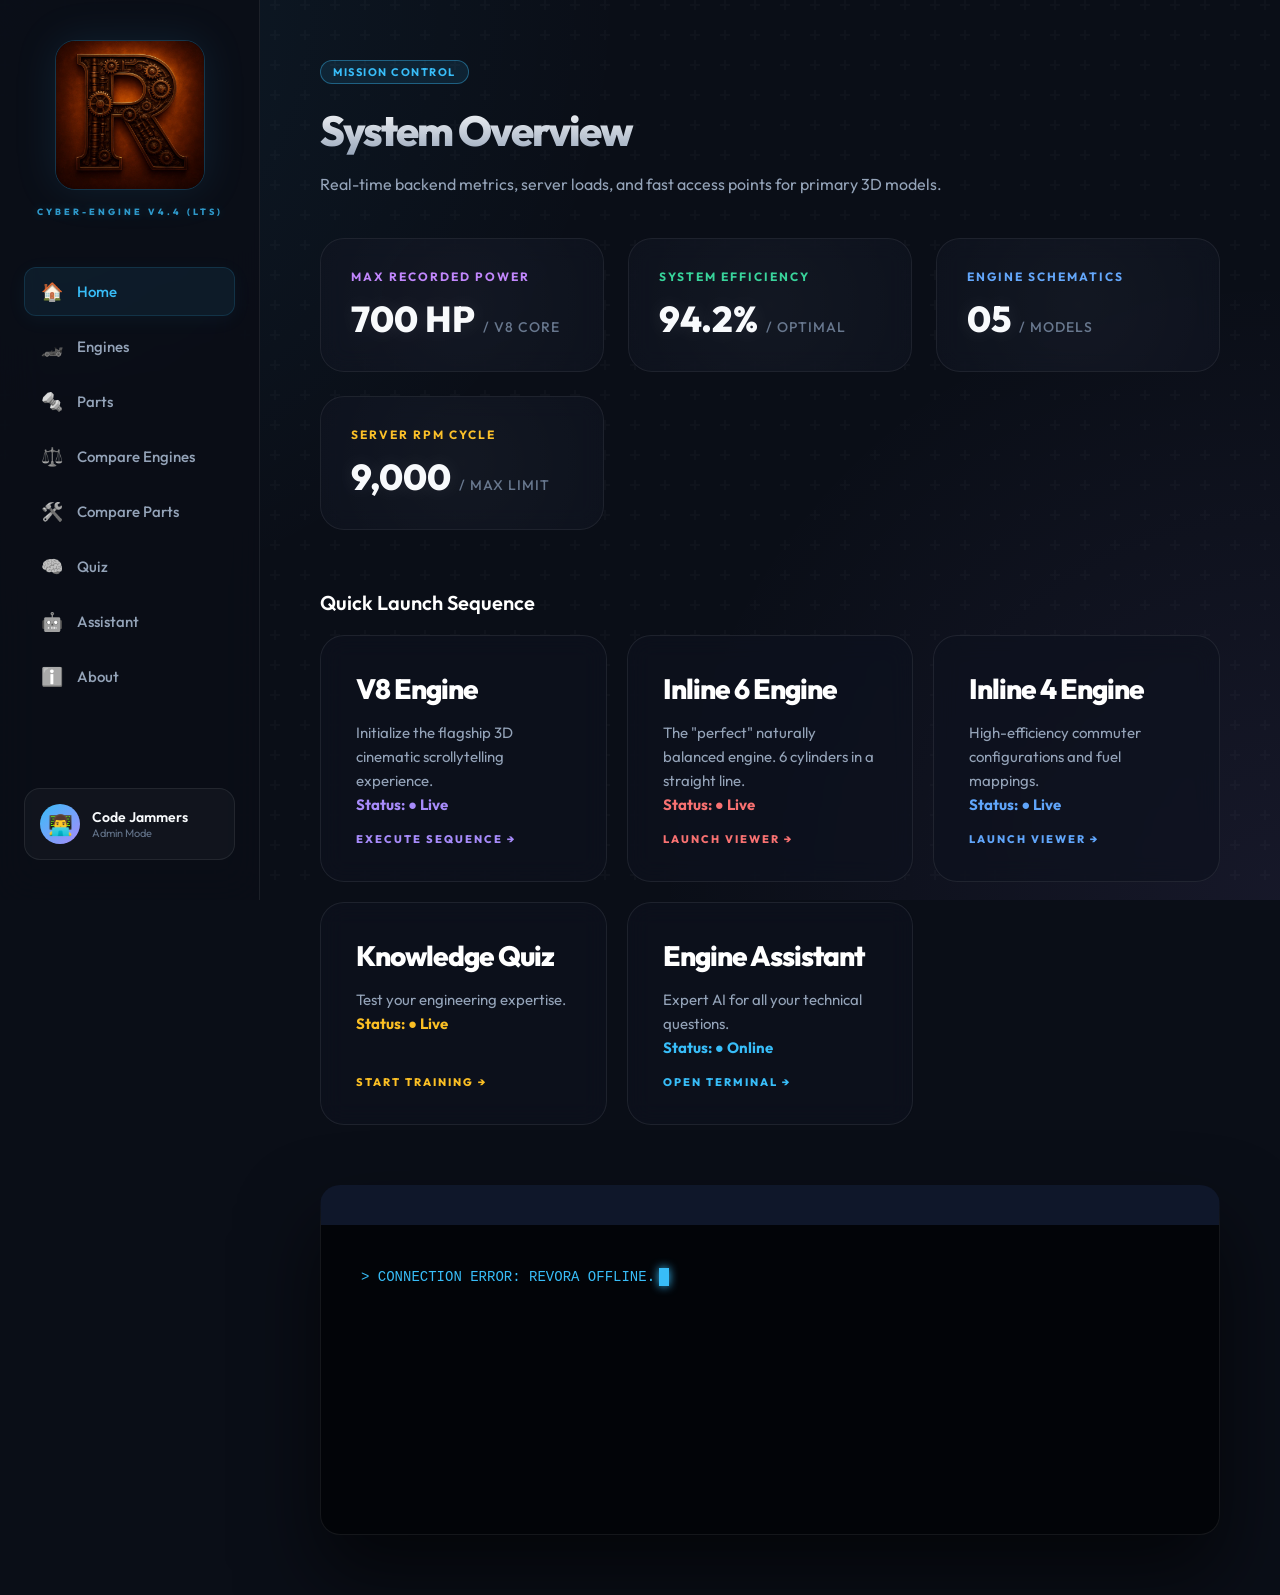
<file: frontend/index.html>
<!DOCTYPE html>
<html lang="en">
<head>
  <meta charset="UTF-8">
  <meta name="viewport" content="width=device-width, initial-scale=1.0">
  <meta name="description" content="Revora — Mission Control dashboard for interactive 3D engine exploration. Real-time metrics, engine schematics, and direct access to V8, Inline 4, and Inline 6 scrollytelling viewers.">
  <title>Revora - Dashboard</title>
  <link rel="icon" href="assets/logo.png">
  <link href="https://fonts.googleapis.com/css2?family=Outfit:wght@300;400;500;600;700;800&family=Poppins:wght@300;400;500;600;700&display=swap" rel="stylesheet">
  <link rel="stylesheet" href="css/style.css">
  <link rel="stylesheet" href="css/dashboard.css">
</head>
<body style="background-color: #0A0E17; min-height: 100vh;">

<!-- SIDEBAR NAVIGATION -->
<div class="sidebar">
  <div class="logo-area">
    <a href="index.html">
      <img src="assets/logo.png" alt="Revora Logo" class="logo-img">
    </a>
    <div class="logo-sub" style="color:var(--blue); text-shadow: 0 0 10px rgba(56, 189, 248, 0.3);">Cyber-Engine v4.4 (LTS)</div>
  </div>

    <div class="nav-links">
      <a class="nav active" href="index.html"><span>🏠</span> Home</a>
      <a class="nav" href="engines.html"><span>🏎️</span> Engines</a>
      <a class="nav" href="parts.html"><span>🔩</span> Parts</a>
      <a class="nav" href="compare.html"><span>⚖️</span> Compare Engines</a>
      <a class="nav" href="compare-parts.html"><span>🛠️</span> Compare Parts</a>
      <a class="nav" href="quiz.html"><span>🧠</span> Quiz</a>
      <a class="nav" href="assistant.html"><span>🤖</span> Assistant</a>
      <a class="nav" href="about.html"><span>ℹ️</span> About</a>
    </div>

  <!-- PROFILE / STATUS -->
  <div class="user-profile">
    <div class="avatar">👨‍💻</div>
    <div class="user-info">
      <div class="name">Code Jammers</div>
      <div class="role">Admin Mode</div>
    </div>
  </div>
</div>

<div class="main" style="background-color: transparent;">
  
  <!-- PAGE HEADER -->
  <div class="page-header" style="margin-bottom: 40px; border-bottom: none;">
    <div class="page-tag" style="justify-content: flex-start; color: #38bdf8; border-color: rgba(56, 189, 248, 0.4);">MISSION CONTROL</div>
    <h1 class="title" style="font-size: 42px; margin-top: 5px; color:#fff;">System Overview</h1>
    <p style="color:#94a3b8; font-size: 16px;">Real-time backend metrics, server loads, and fast access points for primary 3D models.</p>
  </div>

  <!-- GLOWING SCI-FI BENTO STATS -->
  <div class="dash-bento-grid">
    <div class="dash-stat-card">
      <div class="dash-stat-title" style="color: #c084fc;">Max Recorded Power</div>
      <div class="dash-stat-value">700 HP <span style="font-size: 14px; color: #64748b; font-weight: 500;">/ V8 CORE</span></div>
    </div>
    <div class="dash-stat-card">
      <div class="dash-stat-title" style="color: #34d399;">System Efficiency</div>
      <div class="dash-stat-value">94.2% <span style="font-size: 14px; color: #64748b; font-weight: 500;">/ OPTIMAL</span></div>
    </div>
    <div class="dash-stat-card">
      <div class="dash-stat-title" style="color: #60a5fa;">Engine Schematics</div>
      <div class="dash-stat-value">05 <span style="font-size: 14px; color: #64748b; font-weight: 500;">/ MODELS</span></div>
    </div>
    <div class="dash-stat-card">
      <div class="dash-stat-title" style="color: #fbbf24;">Server RPM Cycle</div>
      <div class="dash-stat-value">9,000 <span style="font-size: 14px; color: #64748b; font-weight: 500;">/ MAX LIMIT</span></div>
    </div>
  </div>

  <!-- PREMIUM ENGINE NAVIGATION BUTTONS -->
  <h2 class="section-title" style="font-size: 20px; font-weight: 600; margin-bottom: 20px; color:#fff;">Quick Launch Sequence</h2>
  
  <!-- Use standard grid for responsive columns -->
  <div style="display: grid; grid-template-columns: repeat(auto-fill, minmax(240px, 1fr)); gap: 20px;">
    
    <a href="v8.html" class="dash-engine-portal v8">
      <h3>V8 Engine</h3>
      <p>Initialize the flagship 3D cinematic scrollytelling experience. <br/><b style="color:#a78bfa;">Status: ● Live</b></p>
      <div class="portal-action">Execute Sequence →</div>
    </a>
    
    <a href="inline6.html" class="dash-engine-portal v6">
      <h3>Inline 6 Engine</h3>
      <p>The "perfect" naturally balanced engine. 6 cylinders in a straight line. <br/><b style="color:#f87171;">Status: ● Live</b></p>
      <div class="portal-action" style="color:#f87171">Launch Viewer →</div>
    </a>

    <a href="inline4.html" class="dash-engine-portal i4">
      <h3>Inline 4 Engine</h3>
      <p>High-efficiency commuter configurations and fuel mappings. <br/><b style="color:#60a5fa;">Status: ● Live</b></p>
      <div class="portal-action" style="color:#60a5fa">Launch Viewer →</div>
    </a>

    <a href="quiz.html" class="dash-engine-portal v8" style="--accent: #fbbf24;">
      <h3>Knowledge Quiz</h3>
      <p>Test your engineering expertise. <br/><b style="color:#fbbf24;">Status: ● Live</b></p>
      <div class="portal-action" style="color:#fbbf24">Start Training →</div>
    </a>
    
    <a href="assistant.html" class="dash-engine-portal i4" style="--accent: #38bdf8;">
      <h3>Engine Assistant</h3>
      <p>Expert AI for all your technical questions. <br/><b style="color:#38bdf8;">Status: ● Online</b></p>
      <div class="portal-action" style="color:#38bdf8">Open Terminal →</div>
    </a>

  </div>

  <!-- THE HACKER CONSOLE -->
  <div class="revora-terminal">
      <span id="terminal-text"></span><span id="terminal-cursor">_</span>
  </div>

</div>

<!-- REAL BACKEND INTEGRATION -->
<script src="https://cdn.socket.io/4.7.2/socket.io.min.js"></script>
<script src="js/dashboard-live.js"></script>
<script src="js/terminal.js"></script>

</body>
</html>
</file>
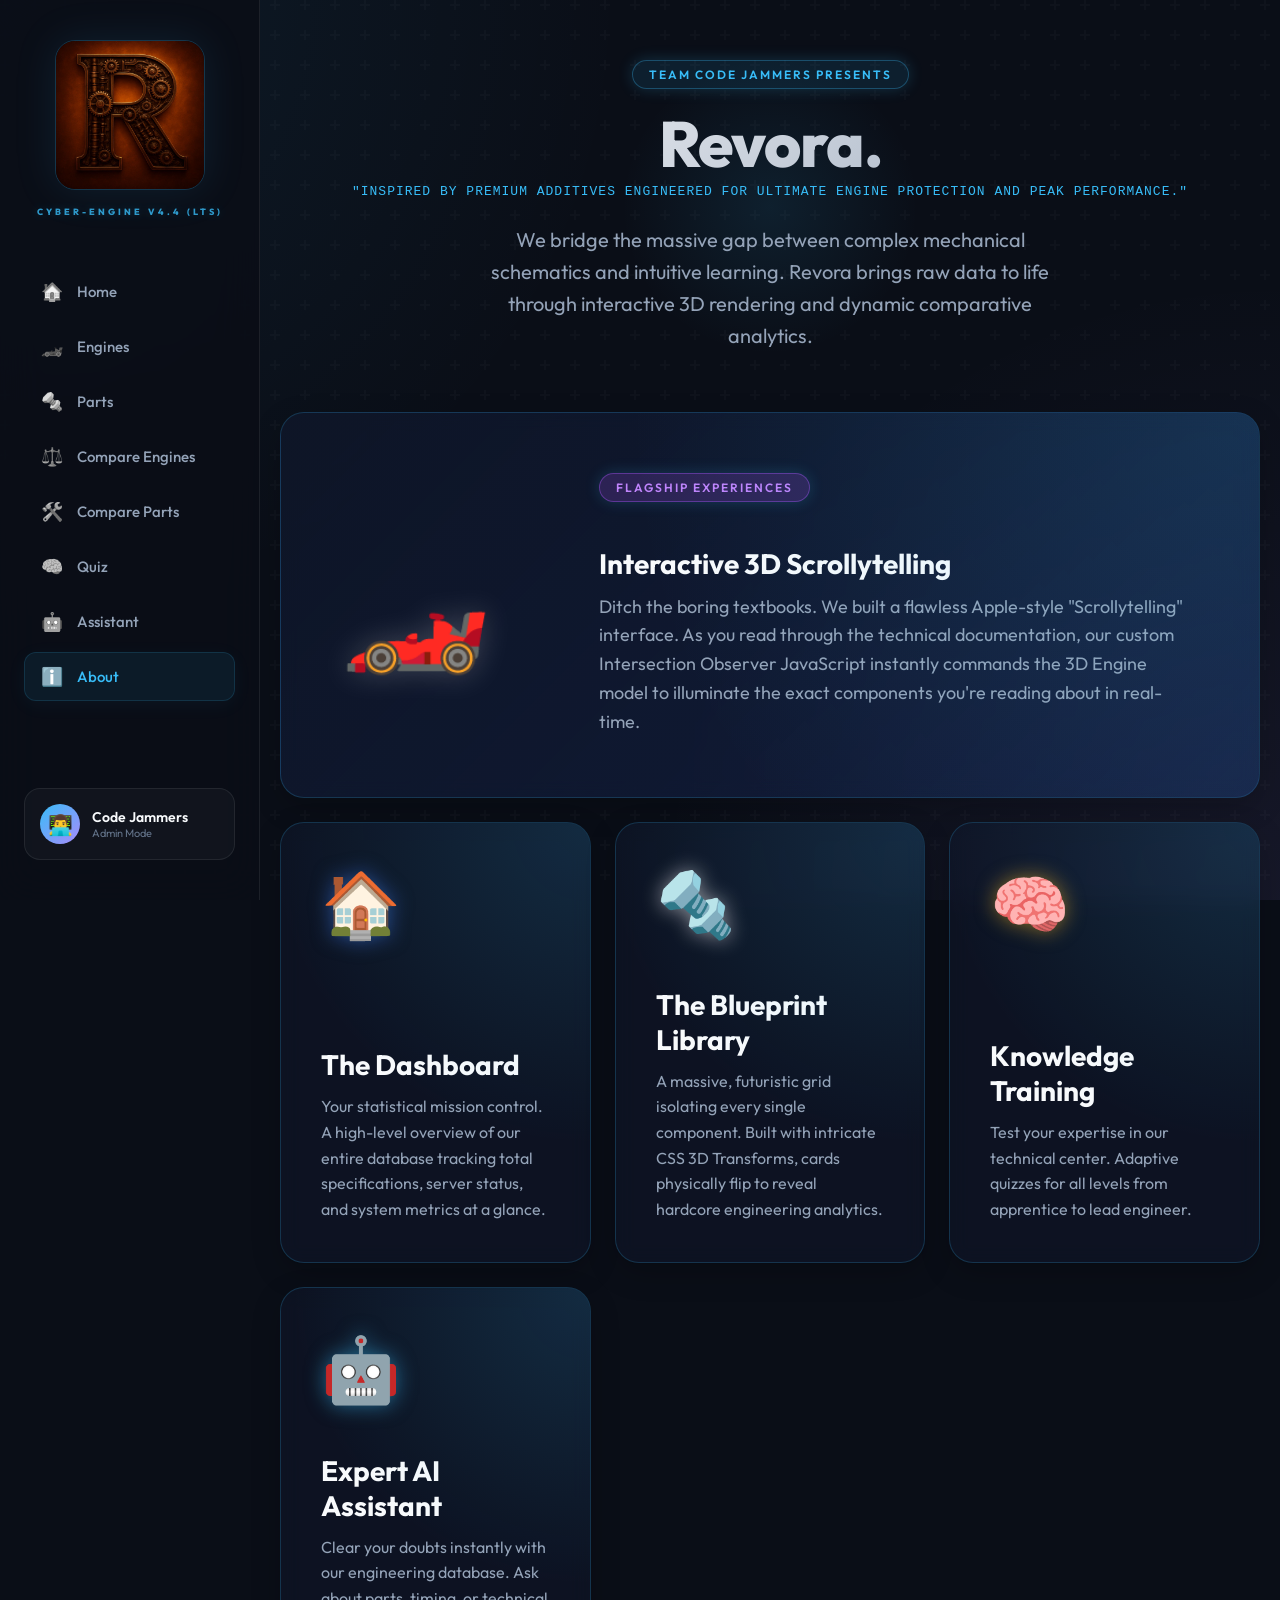
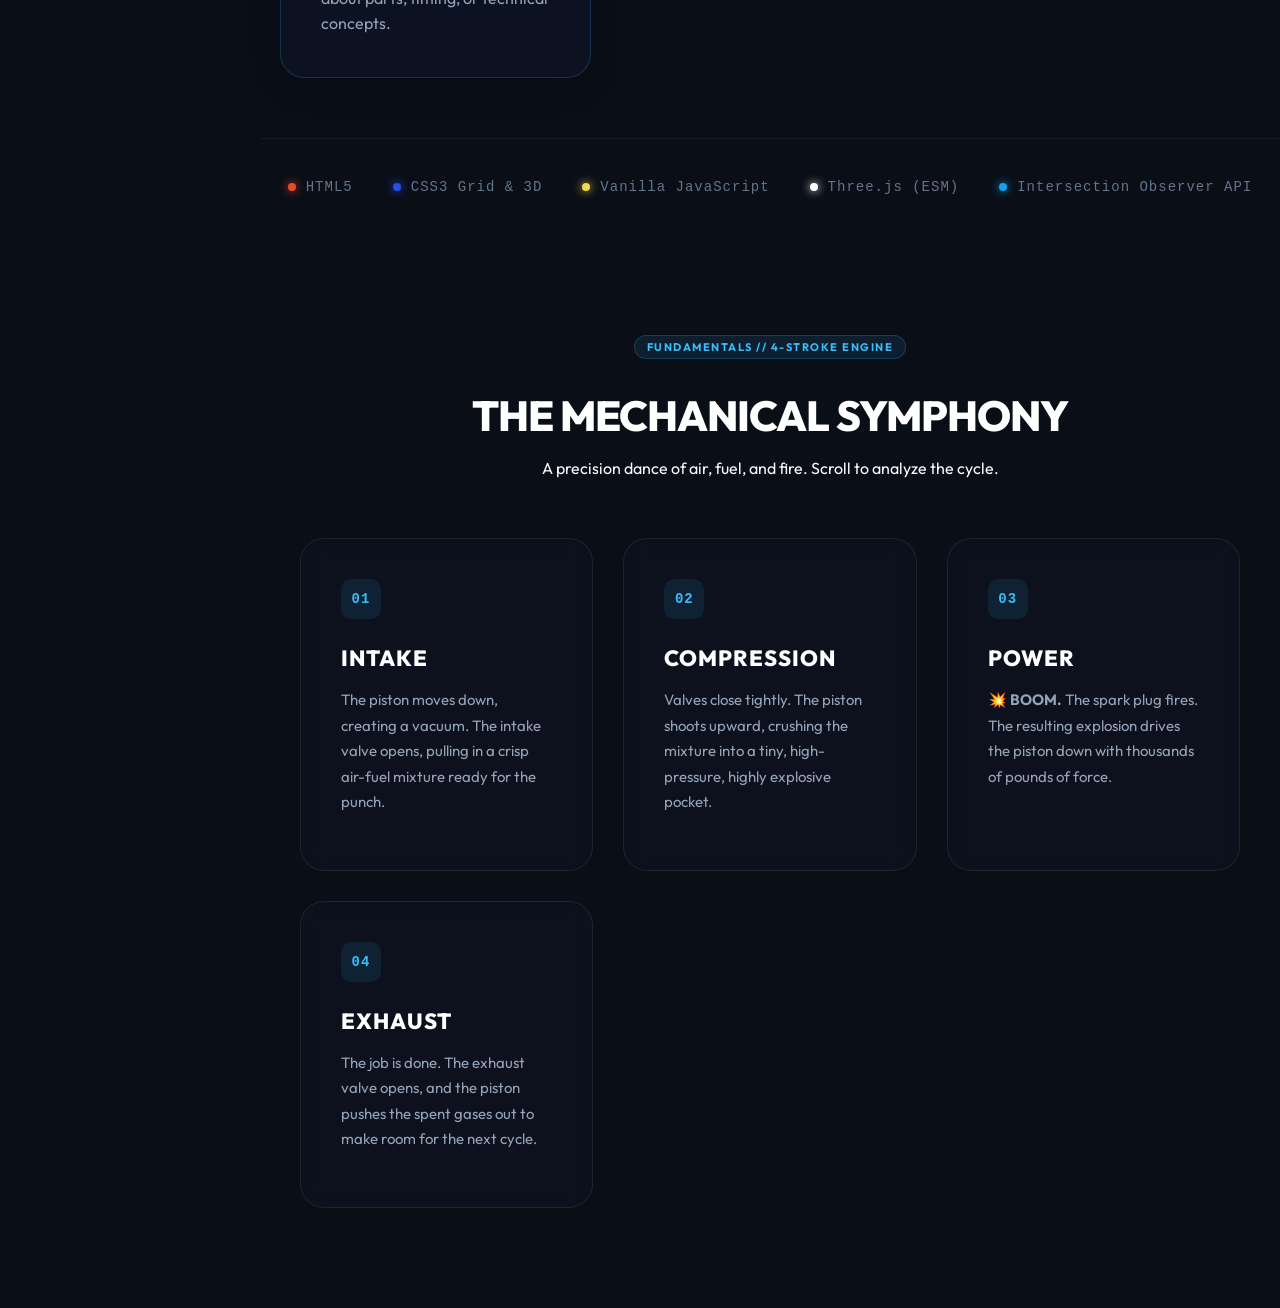
<file: frontend/about.html>
<!DOCTYPE html>
<html lang="en">
<head>
  <meta charset="UTF-8">
  <meta name="viewport" content="width=device-width, initial-scale=1.0">
  <meta name="description" content="About Revora — The story behind Team Code Jammers' hackathon project. Built with Three.js, HTML5, Vanilla JS, and the Intersection Observer API for premium 3D engine education.">
  <title>Revora - About the Tech</title>
  <link rel="icon" href="assets/logo.png">
  <link href="https://fonts.googleapis.com/css2?family=Outfit:wght@300;400;500;600;700;800&family=Poppins:wght@300;400;500;600;700&display=swap" rel="stylesheet">
  <link rel="stylesheet" href="css/style.css">
  <link rel="stylesheet" href="css/bento.css">
</head>
<body style="background-color: #0A0E17; min-height: 100vh;">

  <!-- SIDEBAR NAVIGATION -->
  <div class="sidebar">
    <div class="logo-area">
      <a href="index.html">
        <img src="assets/logo.png" alt="Revora Logo" class="logo-img">
      </a>
      <div class="logo-sub" style="color:var(--blue); text-shadow: 0 0 10px rgba(56, 189, 248, 0.3);">Cyber-Engine v4.4 (LTS)</div>
    </div>
    
    <div class="nav-links">
      <a class="nav" href="index.html"><span>🏠</span> Home</a>
      <a class="nav" href="engines.html"><span>🏎️</span> Engines</a>
      <a class="nav" href="parts.html"><span>🔩</span> Parts</a>
      <a class="nav" href="compare.html"><span>⚖️</span> Compare Engines</a>
      <a class="nav" href="compare-parts.html"><span>🛠️</span> Compare Parts</a>
      <a class="nav" href="quiz.html"><span>🧠</span> Quiz</a>
      <a class="nav" href="assistant.html"><span>🤖</span> Assistant</a>
      <a class="nav active" href="about.html"><span>ℹ️</span> About</a>
    </div>

    <!-- PROFILE / STATUS -->
    <div class="user-profile">
      <div class="avatar">👨‍💻</div>
      <div class="user-info">
        <div class="name">Code Jammers</div>
        <div class="role">Admin Mode</div>
      </div>
    </div>
  </div>

  <!-- MAIN CONTENT -->
  <div class="main" style="padding: 0; background-color: transparent;">
    
    <div class="bento-hero">
      <div class="hero-tag">TEAM CODE JAMMERS PRESENTS</div>
      <h1 class="bento-title" style="margin-bottom: 5px;">Revora.</h1>
      <p style="color: #38bdf8; font-family: 'Courier New', monospace; font-size: 13px; letter-spacing: 1px; text-transform: uppercase; margin-top: 0; margin-bottom: 25px;">
        "Inspired by premium additives engineered for ultimate engine protection and peak performance."
      </p>
      <p class="bento-subtitle">
        We bridge the massive gap between complex mechanical schematics and intuitive learning. 
        Revora brings raw data to life through interactive 3D rendering and dynamic comparative analytics.
      </p>
    </div>

    <!-- THE BENTO GRID -->
    <div class="bento-wrapper">
      
      <!-- FEATURE 1: ENGINES (LARGE HEADER) -->
      <a href="engines.html" class="bento-card bento-large">
        <div class="bento-icon">🏎️</div>
        <div>
          <div class="hero-tag" style="background: rgba(168, 85, 247, 0.2); color: #c084fc; border-color: rgba(168, 85, 247, 0.4);">FLAGSHIP EXPERIENCES</div>
          <h2>Interactive 3D Scrollytelling</h2>
          <p style="font-size: 18px; max-width: 600px;">
            Ditch the boring textbooks. We built a flawless Apple-style "Scrollytelling" interface. 
            As you read through the technical documentation, our custom Intersection Observer JavaScript 
            instantly commands the 3D Engine model to illuminate the exact components you're reading about in real-time.
          </p>
        </div>
      </a>

      <!-- FEATURE 2: DASHBOARD -->
      <a href="index.html" class="bento-card">
        <div class="bento-icon" style="filter: drop-shadow(0 0 10px rgba(59, 130, 246, 0.5));">🏠</div>
        <div class="content">
          <h2>The Dashboard</h2>
          <p>Your statistical mission control. A high-level overview of our entire database tracking total specifications, server status, and system metrics at a glance.</p>
        </div>
      </a>

      <!-- FEATURE 3: PARTS -->
      <a href="parts.html" class="bento-card">
        <div class="bento-icon" style="filter: drop-shadow(0 0 10px rgba(255, 255, 255, 0.5));">🔩</div>
        <div class="content">
          <h2>The Blueprint Library</h2>
          <p>A massive, futuristic grid isolating every single component. Built with intricate CSS 3D Transforms, cards physically flip to reveal hardcore engineering analytics.</p>
        </div>
      </a>

      <a href="quiz.html" class="bento-card">
        <div class="bento-icon" style="filter: drop-shadow(0 0 10px rgba(251, 191, 36, 0.5));">🧠</div>
        <div class="content">
          <h2>Knowledge Training</h2>
          <p>Test your expertise in our technical center. Adaptive quizzes for all levels from apprentice to lead engineer.</p>
        </div>
      </a>

      <a href="assistant.html" class="bento-card">
        <div class="bento-icon" style="filter: drop-shadow(0 0 10px rgba(56, 189, 248, 0.5));">🤖</div>
        <div class="content">
          <h2>Expert AI Assistant</h2>
          <p>Clear your doubts instantly with our engineering database. Ask about parts, timing, or technical concepts.</p>
        </div>
      </a>

    </div>

    <!-- TECH STACK RIBBON -->
    <div class="tech-ribbon">
      <div class="tech-item"><div class="tech-dot" style="background:#e34c26; box-shadow: 0 0 10px #e34c26;"></div> HTML5</div>
      <div class="tech-item"><div class="tech-dot" style="background:#264de4; box-shadow: 0 0 10px #264de4;"></div> CSS3 Grid & 3D</div>
      <div class="tech-item"><div class="tech-dot" style="background:#f0db4f; box-shadow: 0 0 10px #f0db4f;"></div> Vanilla JavaScript</div>
      <div class="tech-item"><div class="tech-dot" style="background:#ffffff; box-shadow: 0 0 10px #ffffff;"></div> Three.js (ESM)</div>
      <div class="tech-item"><div class="tech-dot" style="background:#0ea5e9; box-shadow: 0 0 10px #0ea5e9;"></div> Intersection Observer API</div>
    </div>

    <!-- 4-STROKE CYCLE WALKTHROUGH -->
    <div class="cycle-section">
      <div class="cycle-header">
        <div class="page-tag">FUNDAMENTALS // 4-STROKE ENGINE</div>
        <h2>THE MECHANICAL SYMPHONY</h2>
        <p>A precision dance of air, fuel, and fire. Scroll to analyze the cycle.</p>
      </div>

      <div class="cycle-grid">
        <div class="cycle-card">
          <div class="cycle-num">01</div>
          <h3>INTAKE</h3>
          <p>The piston moves down, creating a vacuum. The intake valve opens, pulling in a crisp air-fuel mixture ready for the punch.</p>
        </div>
        <div class="cycle-card">
          <div class="cycle-num">02</div>
          <h3>COMPRESSION</h3>
          <p>Valves close tightly. The piston shoots upward, crushing the mixture into a tiny, high-pressure, highly explosive pocket.</p>
        </div>
        <div class="cycle-card">
          <div class="cycle-num">03</div>
          <h3>POWER</h3>
          <p>💥 <strong>BOOM.</strong> The spark plug fires. The resulting explosion drives the piston down with thousands of pounds of force.</p>
        </div>
        <div class="cycle-card">
          <div class="cycle-num">04</div>
          <h3>EXHAUST</h3>
          <p>The job is done. The exhaust valve opens, and the piston pushes the spent gases out to make room for the next cycle.</p>
        </div>
      </div>
    </div>

  </div>

</body>
</html>
</file>
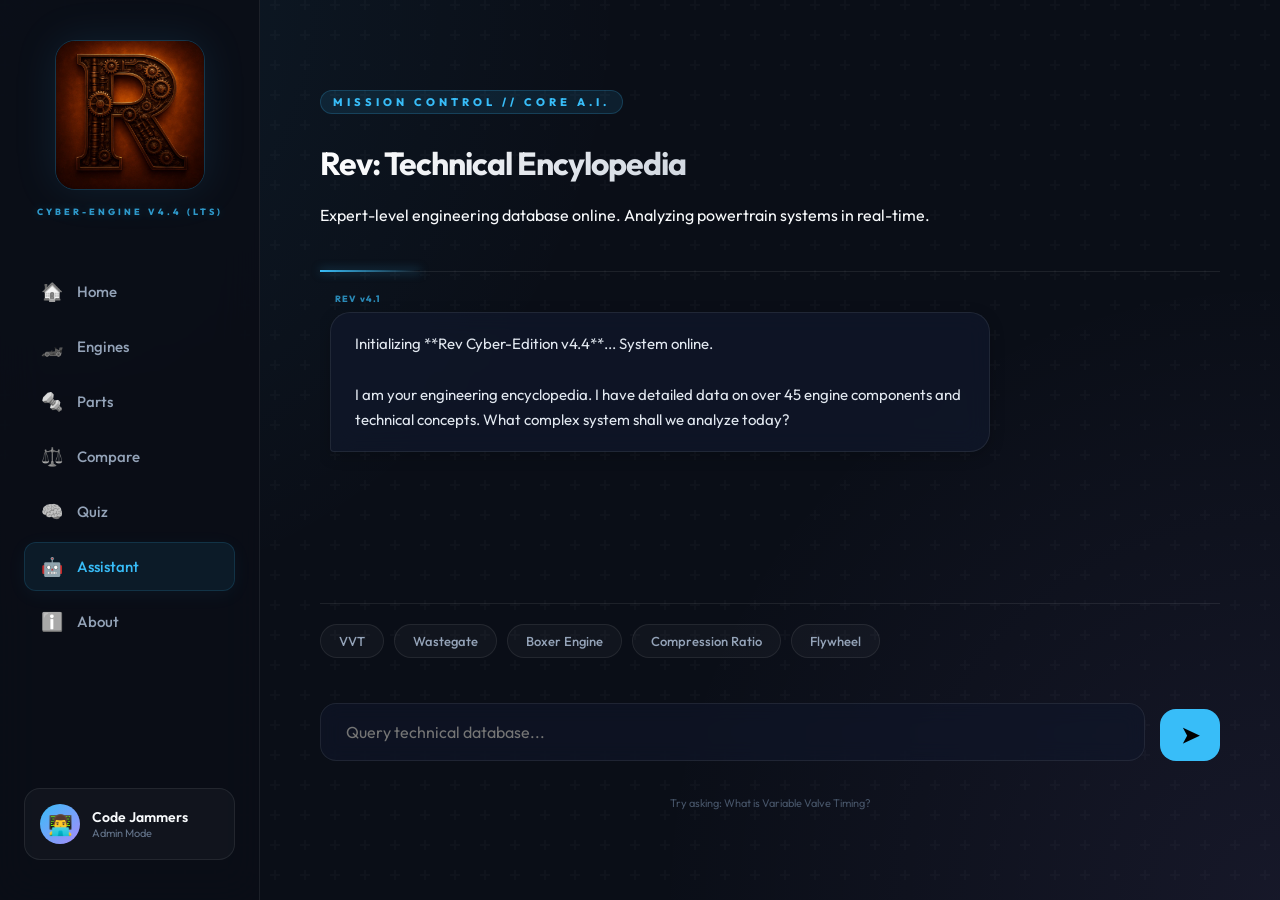
<file: frontend/assistant.html>
<!DOCTYPE html>
<html lang="en">
<head>
  <meta charset="UTF-8">
  <meta name="viewport" content="width=device-width, initial-scale=1.0">
  <meta name="description" content="Rev — Your expert-level 3D engine assistant. Ask about cylinders, turbos, firing orders, and more. Instant technical answers from the Revora database.">
  <title>Rev - Engine Assistant</title>
  <link rel="icon" href="assets/logo.png">
  <link href="https://fonts.googleapis.com/css2?family=Outfit:wght@300;400;500;600;700;800&family=Poppins:wght@300;400;500;600;700&display=swap" rel="stylesheet">
  <link rel="stylesheet" href="css/style.css">
  <link rel="stylesheet" href="css/assistant.css">
</head>
<body style="background-color: #0A0E17; min-height: 100vh;">

  <!-- SIDEBAR NAVIGATION -->
  <div class="sidebar">
    <div class="logo-area">
      <a href="index.html">
        <img src="assets/logo.png" alt="Revora Logo" class="logo-img">
      </a>
      <div class="logo-sub" style="color:var(--blue); text-shadow: 0 0 10px rgba(56, 189, 248, 0.3);">Cyber-Engine v4.4 (LTS)</div>
    </div>
    
    <div class="nav-links">
      <a class="nav" href="index.html"><span>🏠</span> Home</a>
      <a class="nav" href="engines.html"><span>🏎️</span> Engines</a>
      <a class="nav" href="parts.html"><span>🔩</span> Parts</a>
      <a class="nav" href="compare.html"><span>⚖️</span> Compare</a>
      <a class="nav" href="quiz.html"><span>🧠</span> Quiz</a>
      <a class="nav active" href="assistant.html"><span>🤖</span> Assistant</a>
      <a class="nav" href="about.html"><span>ℹ️</span> About</a>
    </div>

    <div class="user-profile">
      <div class="avatar">👨‍💻</div>
      <div class="user-info">
        <div class="name">Code Jammers</div>
        <div class="role">Admin Mode</div>
      </div>
    </div>
  </div>

  <div class="main">
    <div class="assistant-container">
      
      <div class="chat-header">
        <div class="page-tag">MISSION CONTROL // CORE A.I.</div>
        <h1>Rev: Technical Encylopedia</h1>
        <p>Expert-level engineering database online. Analyzing powertrain systems in real-time.</p>
      </div>

      <div class="chat-messages" id="chat-messages">
        <!-- Welcome Message -->
        <div class="message bot-msg">
          Initializing **Rev Cyber-Edition v4.4**... System online. <br/><br/>
          I am your engineering encyclopedia. I have detailed data on over 45 engine components and technical concepts. What complex system shall we analyze today?
        </div>
      </div>

      <div class="suggestions-row" id="suggestions">
        <div class="suggest-tag">VVT</div>
        <div class="suggest-tag">Wastegate</div>
        <div class="suggest-tag">Boxer Engine</div>
        <div class="suggest-tag">Compression Ratio</div>
        <div class="suggest-tag">Flywheel</div>
      </div>

      <div class="chat-input-wrapper">
        <input type="text" class="chat-input" id="chat-input" placeholder="Query technical database..." autocomplete="off">
        <button class="send-btn" id="send-btn">➤</button>
      </div>

      <div style="font-size: 11px; color:#475569; text-align:center; padding-bottom: 30px;">
        <span id="suggest-text">Try asking: What is Variable Valve Timing?</span>
      </div>

    </div>
  </div>

  <script src="js/assistant.js"></script>

</body>
</html>
</file>
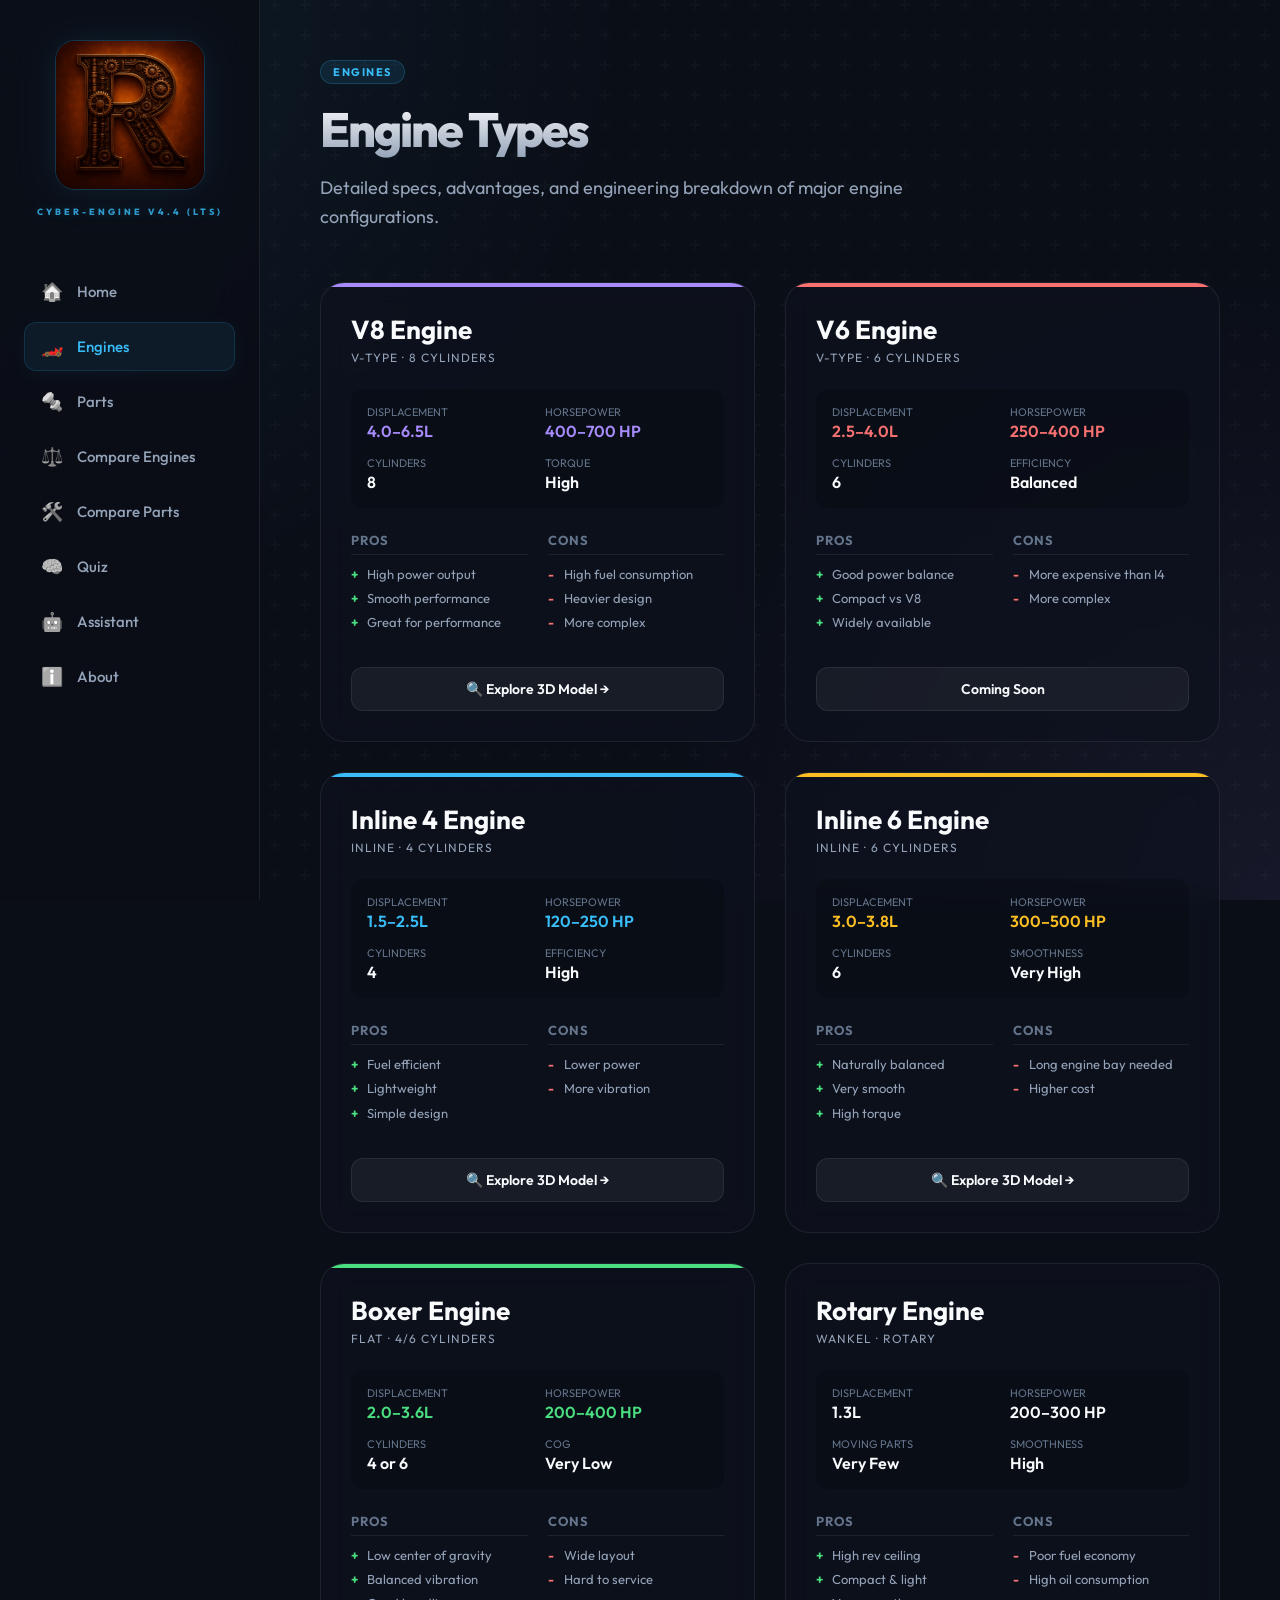
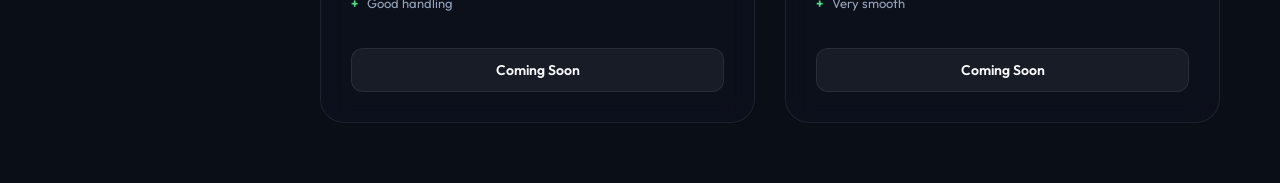
<file: frontend/engines.html>
<!DOCTYPE html>
<html lang="en">
<head>
  <meta charset="UTF-8">
  <meta name="viewport" content="width=device-width, initial-scale=1.0">
  <meta name="description" content="Revora Engines — Detailed specs, pros, cons, and 3D model viewers for V8, V6, Inline 4, Inline 6, Boxer, and Rotary engine configurations.">
  <title>Revora - Engines</title>
  <link rel="icon" href="assets/logo.png">
  <link href="https://fonts.googleapis.com/css2?family=Poppins:wght@300;400;600;700&display=swap" rel="stylesheet">
  <link rel="stylesheet" href="css/style.css">
</head>
<body style="background-color: #0A0E17; min-height: 100vh;">

<div class="sidebar">
  <div class="logo-area">
    <a href="index.html">
      <img src="assets/logo.png" alt="Revora Logo" class="logo-img">
    </a>
    <div class="logo-sub" style="color:var(--blue); text-shadow: 0 0 10px rgba(56, 189, 248, 0.3);">Cyber-Engine v4.4 (LTS)</div>
  </div>
  <div class="nav-links">
    <a class="nav" href="index.html"><span>🏠</span> Home</a>
    <a class="nav active" href="engines.html"><span>🏎️</span> Engines</a>
    <a class="nav" href="parts.html"><span>🔩</span> Parts</a>
    <a class="nav" href="compare.html"><span>⚖️</span> Compare Engines</a>
    <a class="nav" href="compare-parts.html"><span>🛠️</span> Compare Parts</a>
    <a class="nav" href="quiz.html"><span>🧠</span> Quiz</a>
    <a class="nav" href="assistant.html"><span>🤖</span> Assistant</a>
    <a class="nav" href="about.html"><span>ℹ️</span> About</a>
  </div>
</div>

<div class="main">
  <div class="page-header">
    <div class="page-tag">ENGINES</div>
    <h1 class="title">Engine Types</h1>
    <p>Detailed specs, advantages, and engineering breakdown of major engine configurations.</p>
  </div>

  <div class="engine-grid">

    <!-- V8 -->
    <div class="engine-detail-card">
      <div class="card-top" style="background:var(--purple)"></div>
      <h3>V8 Engine</h3>
      <div class="subtitle">V-TYPE · 8 CYLINDERS</div>
      <div class="specs">
        <div class="spec-item"><div class="lbl">Displacement</div><div class="val" style="color:var(--purple)">4.0–6.5L</div></div>
        <div class="spec-item"><div class="lbl">Horsepower</div><div class="val" style="color:var(--purple)">400–700 HP</div></div>
        <div class="spec-item"><div class="lbl">Cylinders</div><div class="val">8</div></div>
        <div class="spec-item"><div class="lbl">Torque</div><div class="val">High</div></div>
      </div>
      <div class="pros-cons">
        <div class="pros">
          <h4>Pros</h4>
          <ul>
            <li>High power output</li>
            <li>Smooth performance</li>
            <li>Great for performance</li>
          </ul>
        </div>
        <div class="cons">
          <h4>Cons</h4>
          <ul>
            <li>High fuel consumption</li>
            <li>Heavier design</li>
            <li>More complex</li>
          </ul>
        </div>
      </div>
      <button class="explore-btn" onclick="window.location.href='v8.html'">🔍 Explore 3D Model →</button>
    </div>

    <!-- V6 -->
    <div class="engine-detail-card">
      <div class="card-top" style="background:var(--red)"></div>
      <h3>V6 Engine</h3>
      <div class="subtitle">V-TYPE · 6 CYLINDERS</div>
      <div class="specs">
        <div class="spec-item"><div class="lbl">Displacement</div><div class="val" style="color:var(--red)">2.5–4.0L</div></div>
        <div class="spec-item"><div class="lbl">Horsepower</div><div class="val" style="color:var(--red)">250–400 HP</div></div>
        <div class="spec-item"><div class="lbl">Cylinders</div><div class="val">6</div></div>
        <div class="spec-item"><div class="lbl">Efficiency</div><div class="val">Balanced</div></div>
      </div>
      <div class="pros-cons">
        <div class="pros">
          <h4>Pros</h4>
          <ul>
            <li>Good power balance</li>
            <li>Compact vs V8</li>
            <li>Widely available</li>
          </ul>
        </div>
        <div class="cons">
          <h4>Cons</h4>
          <ul>
            <li>More expensive than I4</li>
            <li>More complex</li>
          </ul>
        </div>
      </div>
      <button class="explore-btn">Coming Soon</button>
    </div>

    <!-- Inline 4 -->
    <div class="engine-detail-card">
      <div class="card-top" style="background:var(--blue)"></div>
      <h3>Inline 4 Engine</h3>
      <div class="subtitle">INLINE · 4 CYLINDERS</div>
      <div class="specs">
        <div class="spec-item"><div class="lbl">Displacement</div><div class="val" style="color:var(--blue)">1.5–2.5L</div></div>
        <div class="spec-item"><div class="lbl">Horsepower</div><div class="val" style="color:var(--blue)">120–250 HP</div></div>
        <div class="spec-item"><div class="lbl">Cylinders</div><div class="val">4</div></div>
        <div class="spec-item"><div class="lbl">Efficiency</div><div class="val">High</div></div>
      </div>
      <div class="pros-cons">
        <div class="pros">
          <h4>Pros</h4>
          <ul>
            <li>Fuel efficient</li>
            <li>Lightweight</li>
            <li>Simple design</li>
          </ul>
        </div>
        <div class="cons">
          <h4>Cons</h4>
          <ul>
            <li>Lower power</li>
            <li>More vibration</li>
          </ul>
        </div>
      </div>
      <button class="explore-btn" onclick="window.location.href='inline4.html'">🔍 Explore 3D Model →</button>
    </div>

    <!-- Inline 6 -->
    <div class="engine-detail-card">
      <div class="card-top" style="background:var(--yellow)"></div>
      <h3>Inline 6 Engine</h3>
      <div class="subtitle">INLINE · 6 CYLINDERS</div>
      <div class="specs">
        <div class="spec-item"><div class="lbl">Displacement</div><div class="val" style="color:var(--yellow)">3.0–3.8L</div></div>
        <div class="spec-item"><div class="lbl">Horsepower</div><div class="val" style="color:var(--yellow)">300–500 HP</div></div>
        <div class="spec-item"><div class="lbl">Cylinders</div><div class="val">6</div></div>
        <div class="spec-item"><div class="lbl">Smoothness</div><div class="val">Very High</div></div>
      </div>
      <div class="pros-cons">
        <div class="pros">
          <h4>Pros</h4>
          <ul>
            <li>Naturally balanced</li>
            <li>Very smooth</li>
            <li>High torque</li>
          </ul>
        </div>
        <div class="cons">
          <h4>Cons</h4>
          <ul>
            <li>Long engine bay needed</li>
            <li>Higher cost</li>
          </ul>
        </div>
      </div>
      <button class="explore-btn" onclick="window.location.href='inline6.html'">🔍 Explore 3D Model →</button>
    </div>

    <!-- Boxer -->
    <div class="engine-detail-card">
      <div class="card-top" style="background:var(--green)"></div>
      <h3>Boxer Engine</h3>
      <div class="subtitle">FLAT · 4/6 CYLINDERS</div>
      <div class="specs">
        <div class="spec-item"><div class="lbl">Displacement</div><div class="val" style="color:var(--green)">2.0–3.6L</div></div>
        <div class="spec-item"><div class="lbl">Horsepower</div><div class="val" style="color:var(--green)">200–400 HP</div></div>
        <div class="spec-item"><div class="lbl">Cylinders</div><div class="val">4 or 6</div></div>
        <div class="spec-item"><div class="lbl">CoG</div><div class="val">Very Low</div></div>
      </div>
      <div class="pros-cons">
        <div class="pros">
          <h4>Pros</h4>
          <ul>
            <li>Low center of gravity</li>
            <li>Balanced vibration</li>
            <li>Good handling</li>
          </ul>
        </div>
        <div class="cons">
          <h4>Cons</h4>
          <ul>
            <li>Wide layout</li>
            <li>Hard to service</li>
          </ul>
        </div>
      </div>
      <button class="explore-btn">Coming Soon</button>
    </div>

    <!-- Rotary -->
    <div class="engine-detail-card">
      <div class="card-top" style="background:var(--accent)"></div>
      <h3>Rotary Engine</h3>
      <div class="subtitle">WANKEL · ROTARY</div>
      <div class="specs">
        <div class="spec-item"><div class="lbl">Displacement</div><div class="val" style="color:var(--accent)">1.3L</div></div>
        <div class="spec-item"><div class="lbl">Horsepower</div><div class="val" style="color:var(--accent)">200–300 HP</div></div>
        <div class="spec-item"><div class="lbl">Moving Parts</div><div class="val">Very Few</div></div>
        <div class="spec-item"><div class="lbl">Smoothness</div><div class="val">High</div></div>
      </div>
      <div class="pros-cons">
        <div class="pros">
          <h4>Pros</h4>
          <ul>
            <li>High rev ceiling</li>
            <li>Compact & light</li>
            <li>Very smooth</li>
          </ul>
        </div>
        <div class="cons">
          <h4>Cons</h4>
          <ul>
            <li>Poor fuel economy</li>
            <li>High oil consumption</li>
          </ul>
        </div>
      </div>
      <button class="explore-btn">Coming Soon</button>
    </div>
  </div>
</div>

</body>
</html>
</file>
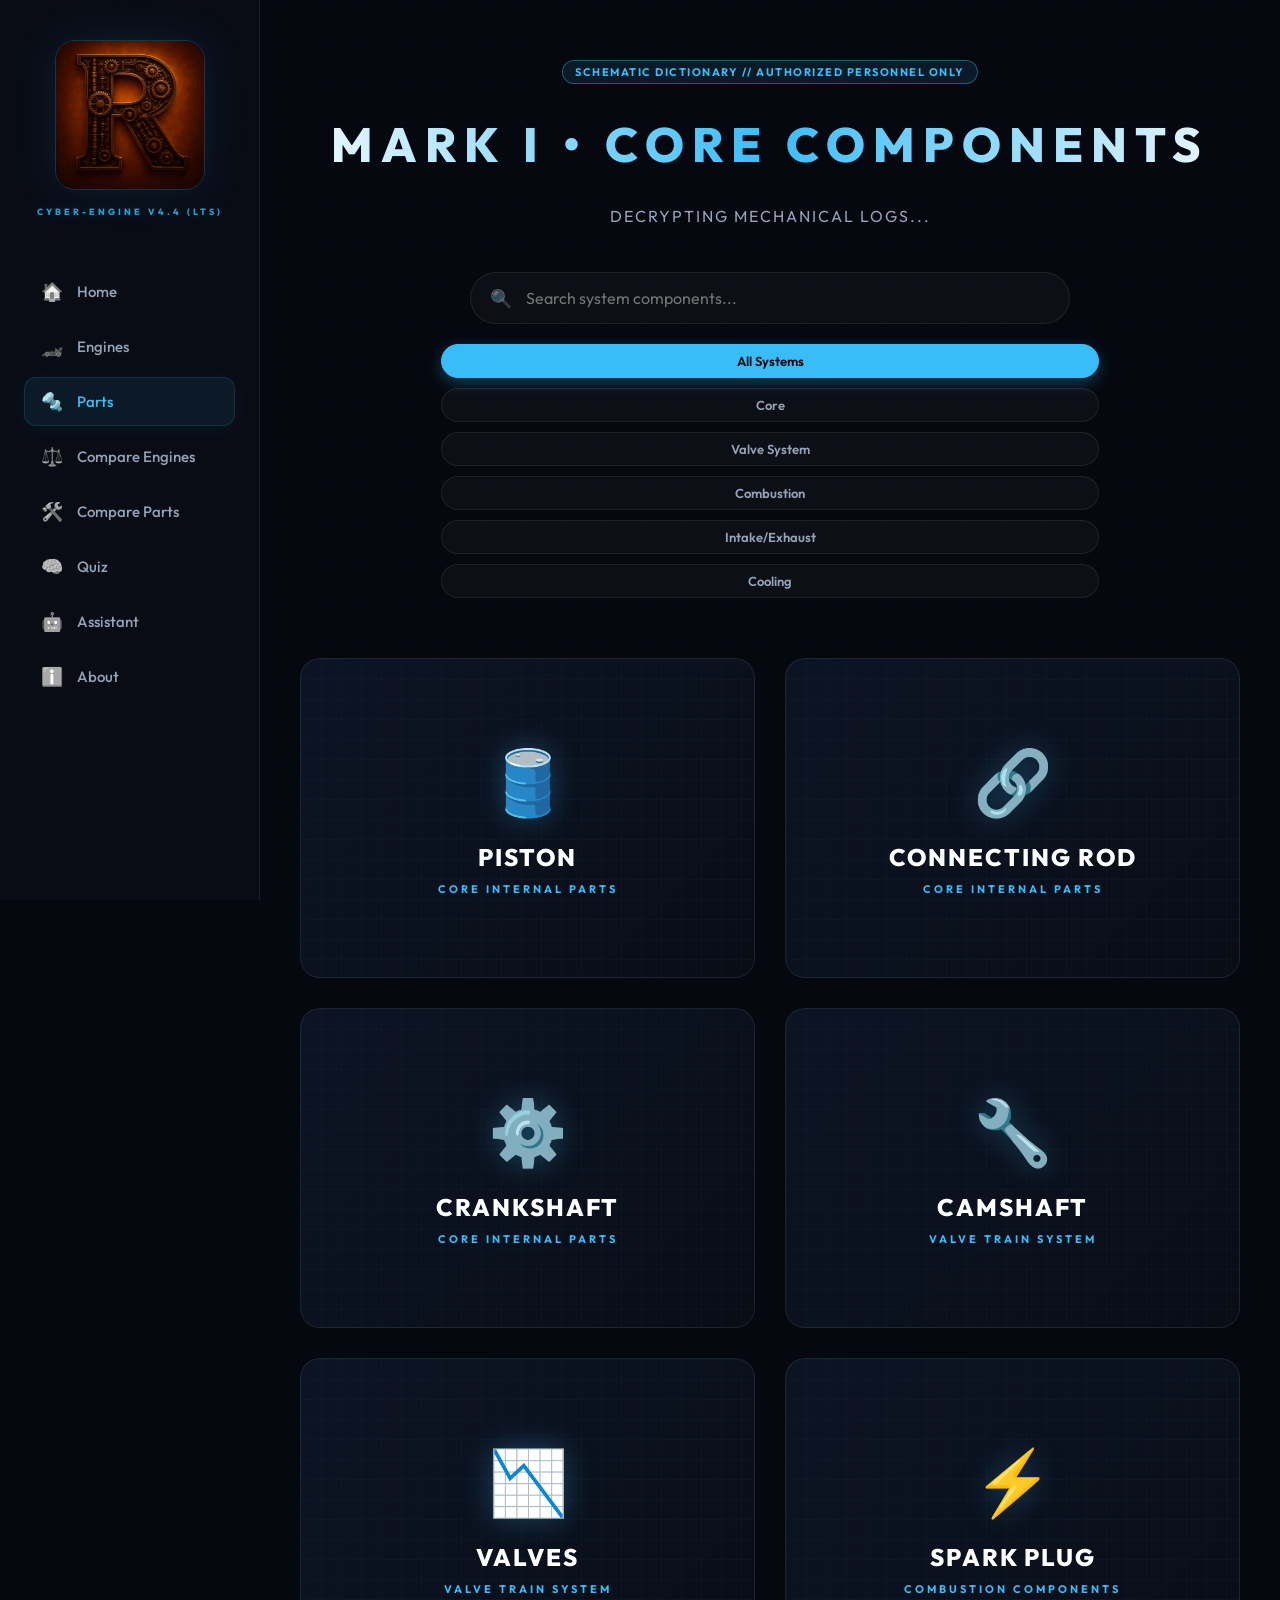
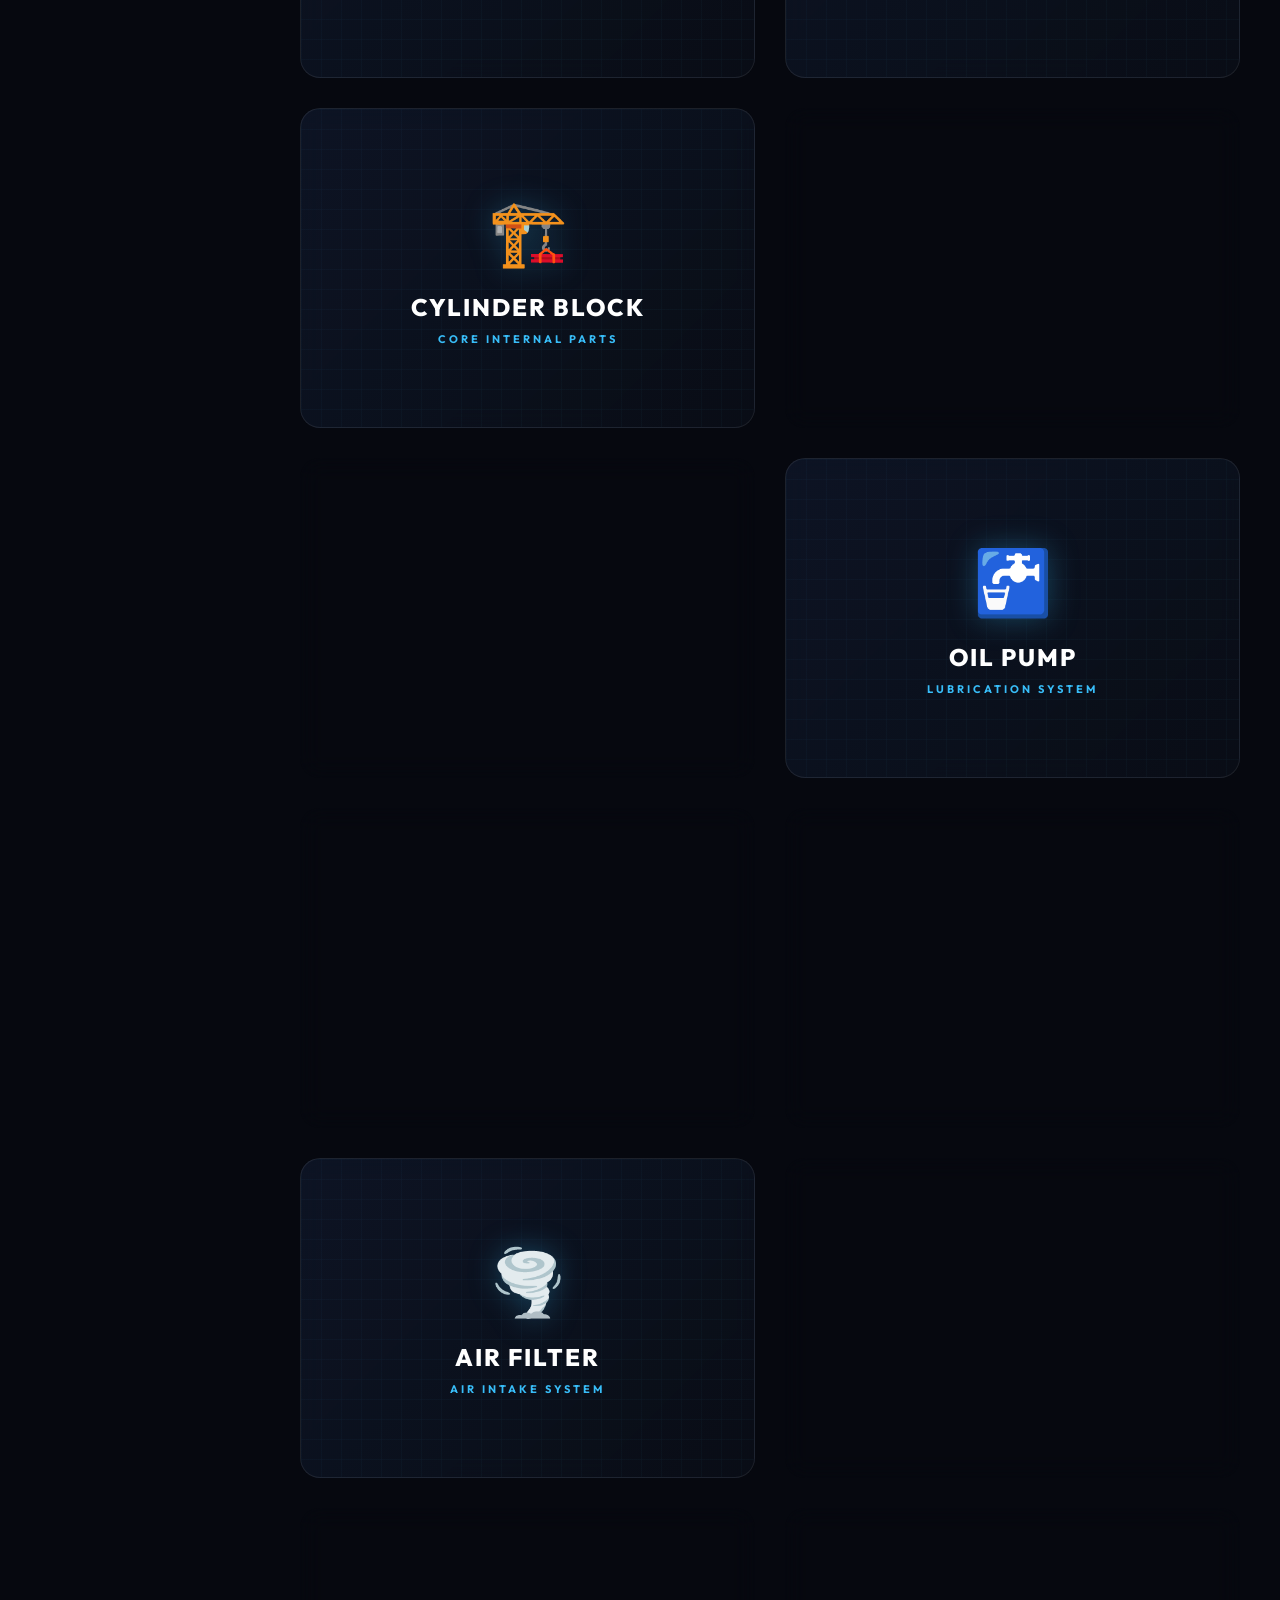
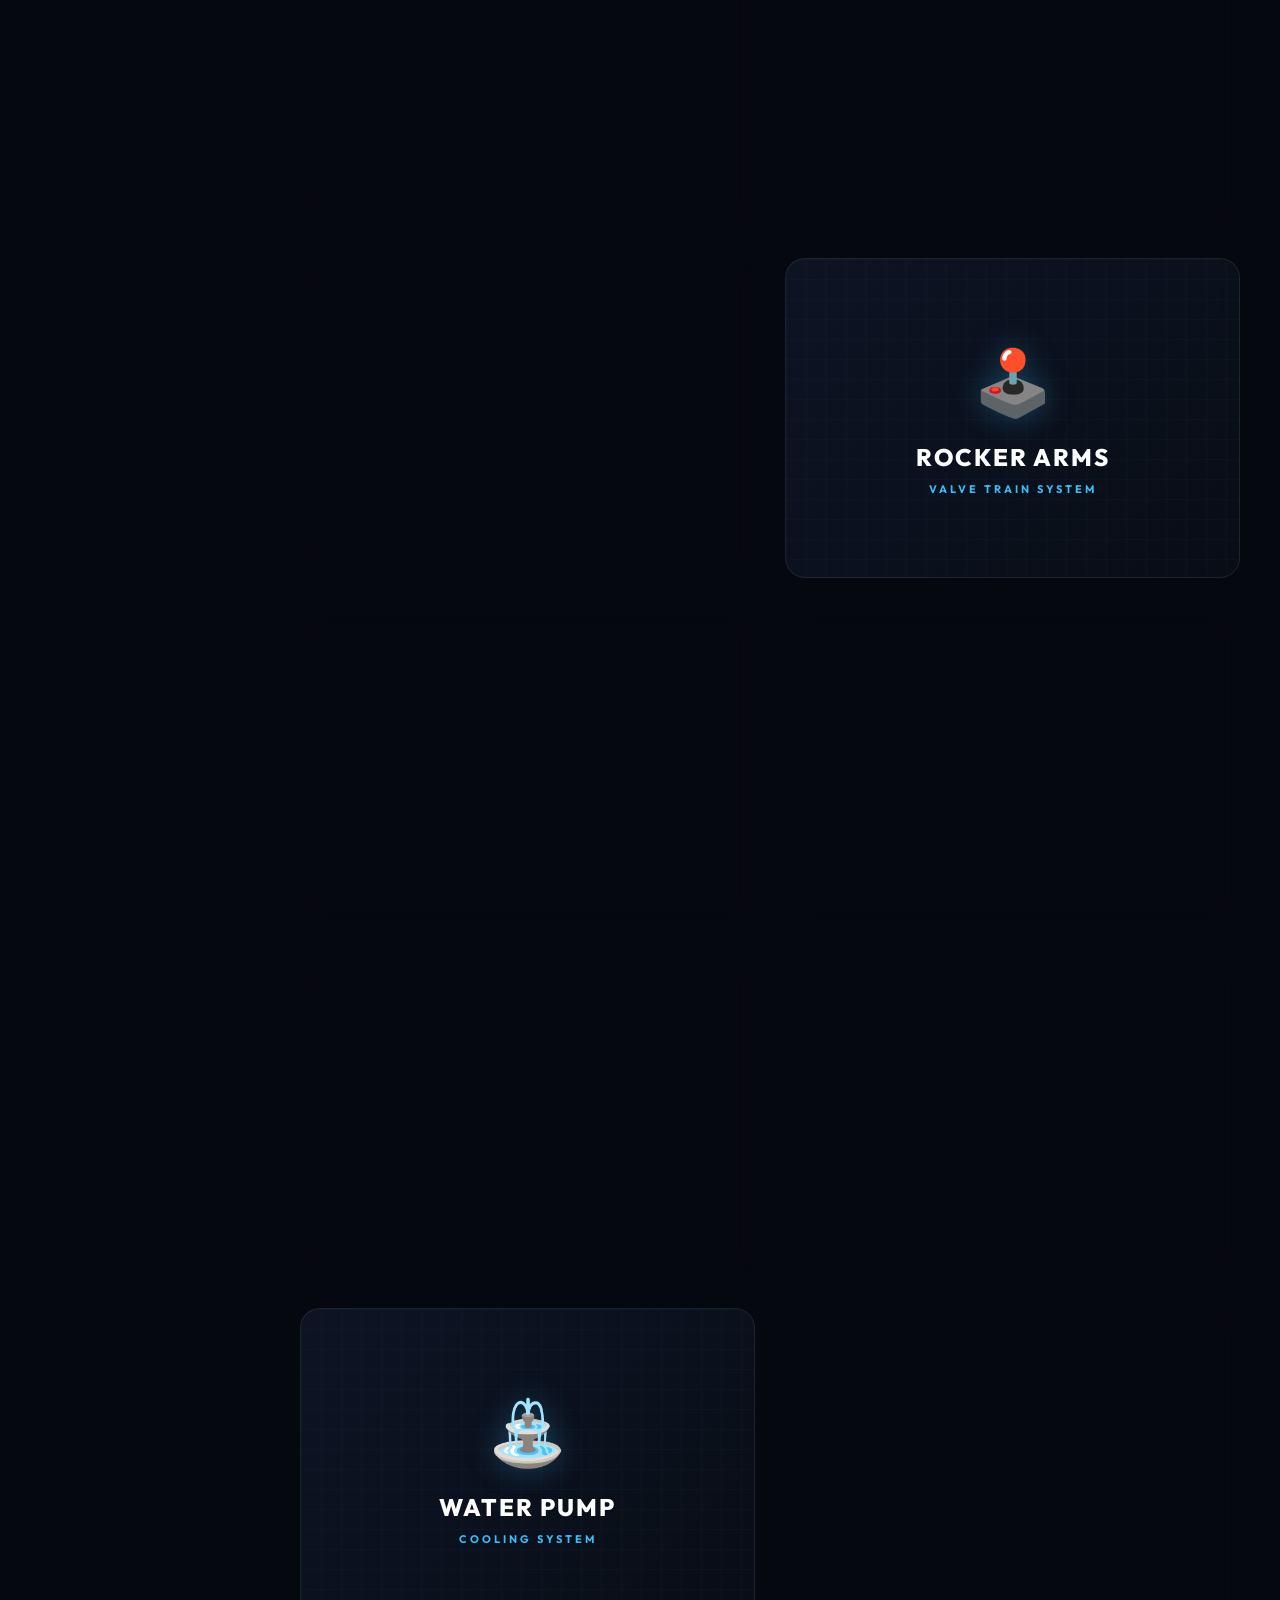
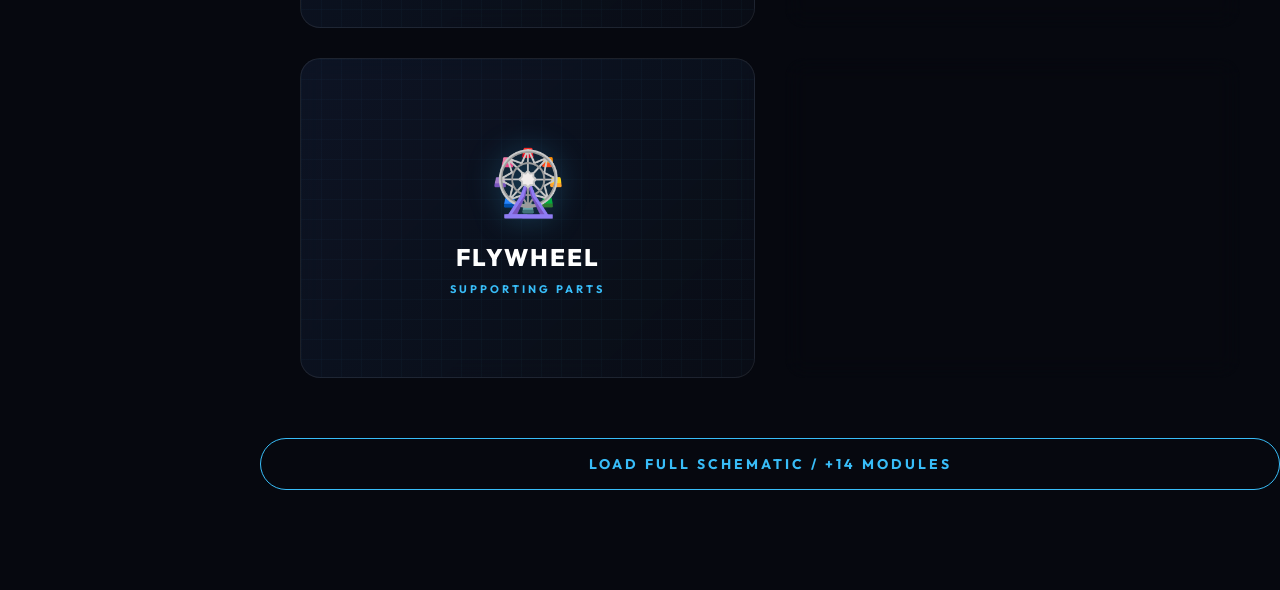
<file: frontend/parts.html>
<!DOCTYPE html>
<html lang="en">
<head>
  <meta charset="UTF-8">
  <meta name="viewport" content="width=device-width, initial-scale=1.0">
  <meta name="description" content="Revora Schematic Dictionary — Interactive blueprint library revealing engineering specs of 26 engine components across combustion, lubrication, cooling, and timing systems.">  
  <title>Revora - Schematic Dictionary</title>
  <link rel="icon" href="assets/logo.png">
  <link href="https://fonts.googleapis.com/css2?family=Outfit:wght@300;400;500;600;700&family=Poppins:wght@300;400;500;600;700&display=swap" rel="stylesheet">
  <link rel="stylesheet" href="css/style.css">
  <link rel="stylesheet" href="css/blueprint.css">
</head>
<body class="blueprint-body">

  <div class="sidebar">
    <div class="logo-area">
      <a href="index.html">
        <img src="assets/logo.png" alt="Revora Logo" class="logo-img">
      </a>
      <div class="logo-sub" style="color:var(--blue); text-shadow: 0 0 10px rgba(56, 189, 248, 0.3);">Cyber-Engine v4.4 (LTS)</div>
    </div>
    
    <div class="nav-links">
      <a class="nav" href="index.html"><span>🏠</span> Home</a>
      <a class="nav" href="engines.html"><span>🏎️</span> Engines</a>
      <a class="nav active" href="parts.html"><span>🔩</span> Parts</a>
      <a class="nav" href="compare.html"><span>⚖️</span> Compare Engines</a>
      <a class="nav" href="compare-parts.html"><span>🛠️</span> Compare Parts</a>
      <a class="nav" href="quiz.html"><span>🧠</span> Quiz</a>
      <a class="nav" href="assistant.html"><span>🤖</span> Assistant</a>
      <a class="nav" href="about.html"><span>ℹ️</span> About</a>
    </div>
  </div>

  <div class="main" style="padding: 0;">
    
    <div class="blueprint-header">
      <div class="page-tag" style="justify-content: center; color: var(--blue); border-color: rgba(56, 189, 248, 0.4); margin-bottom: 20px;">SCHEMATIC DICTIONARY // AUTHORIZED PERSONNEL ONLY</div>
      <h1 class="stark-title">Mark I • Core Components</h1>
      <p style="color: var(--text-secondary); font-family: var(--font-main); margin-top: 15px; letter-spacing: 2px;">DECRYPTING MECHANICAL LOGS...</p>
    </div>

    <!-- SEARCH & FILTER BAR -->
    <div class="filter-container">
      <div class="search-box">
        <span class="search-icon">🔍</span>
        <input type="text" id="parts-search" placeholder="Search system components...">
      </div>
      <div class="category-filters">
        <button class="filter-btn active" data-category="all">All Systems</button>
        <button class="filter-btn" data-category="Core Internal Parts">Core</button>
        <button class="filter-btn" data-category="Valve Train System">Valve System</button>
        <button class="filter-btn" data-category="Combustion Components">Combustion</button>
        <button class="filter-btn" data-category="Air Intake System">Intake/Exhaust</button>
        <button class="filter-btn" data-category="Cooling System">Cooling</button>
      </div>
    </div>

    <div class="blueprint-grid" id="parts-grid">

      <!-- ============================================== -->
      <!-- CORE 12 (VISIBLE BY DEFAULT)                     -->
      <!-- ============================================== -->
      
      <div class="flip-card">
        <div class="flip-card-inner">
          <div class="flip-card-front">
            <div class="front-icon">🛢️</div>
            <div class="front-title">Piston</div>
            <div class="front-sys">Core Internal Parts</div>
          </div>
          <div class="flip-card-back">
            <div class="back-title">Piston</div>
            <div class="back-desc">Moves rapidly up and down inside the cylinder core. It serves as the primary kinetic converter, translating the violent thermal energy of the ignited air-fuel mixture directly into moving mechanical force.</div>
            <div class="back-footer">SYSTEM TYPE: PRIMARY KINETICS</div>
          </div>
        </div>
      </div>

      <div class="flip-card">
        <div class="flip-card-inner">
          <div class="flip-card-front">
            <div class="front-icon">🔗</div>
            <div class="front-title">Connecting Rod</div>
            <div class="front-sys">Core Internal Parts</div>
          </div>
          <div class="flip-card-back">
            <div class="back-title">Connecting Rod</div>
            <div class="back-desc">Physically and rigidly links the piston head to the crankshaft assembly below. It constantly bears the brunt of explosions to transform aggressive linear motion into a highly smooth rotational output.</div>
            <div class="back-footer">SYSTEM TYPE: KINETIC LINKAGE</div>
          </div>
        </div>
      </div>

      <div class="flip-card">
        <div class="flip-card-inner">
          <div class="flip-card-front">
            <div class="front-icon">⚙️</div>
            <div class="front-title">Crankshaft</div>
            <div class="front-sys">Core Internal Parts</div>
          </div>
          <div class="flip-card-back">
            <div class="back-title">Crankshaft</div>
            <div class="back-desc">A massive, heavily-weighted rod sitting at the absolute base of the engine. It collects all the rotational motion generated by the pistons, passing that spinning mechanical force directly out to the transmission.</div>
            <div class="back-footer">SYSTEM TYPE: ROTATIONAL DRIVE</div>
          </div>
        </div>
      </div>

      <div class="flip-card">
        <div class="flip-card-inner">
          <div class="flip-card-front">
            <div class="front-icon">🔧</div>
            <div class="front-title">Camshaft</div>
            <div class="front-sys">Valve Train System</div>
          </div>
          <div class="flip-card-back">
            <div class="back-title">Camshaft</div>
            <div class="back-desc">A synchronized rotating cylinder covered in teardrop-shaped mechanical lobes. As it continuously spins, these highly precise cams perfectly time the opening and spring-loaded closing of the engine valves.</div>
            <div class="back-footer">SYSTEM TYPE: RHYTHMIC TIMING</div>
          </div>
        </div>
      </div>

      <div class="flip-card">
        <div class="flip-card-inner">
          <div class="flip-card-front">
            <div class="front-icon">📉</div>
            <div class="front-title">Valves</div>
            <div class="front-sys">Valve Train System</div>
          </div>
          <div class="flip-card-back">
            <div class="back-title">Valves</div>
            <div class="back-desc">Precision metallic gates directly responsible for internal airflow. Intake valves drop to allow fresh fuel mixtures inside, while extreme-heat exhaust valves pop open to violently flush out the burned waste gases.</div>
            <div class="back-footer">SYSTEM TYPE: GATING MECHANISM</div>
          </div>
        </div>
      </div>

      <div class="flip-card">
        <div class="flip-card-inner">
          <div class="flip-card-front">
            <div class="front-icon">⚡</div>
            <div class="front-title">Spark Plug</div>
            <div class="front-sys">Combustion Components</div>
          </div>
          <div class="flip-card-back">
            <div class="back-title">Spark Plug</div>
            <div class="back-desc">The electrical heart protruding into the combustion cylinder. It discharges high-voltage timing arcs directly into the compressed internal chamber, forcing the catastrophic and immediate ignition of the air-fuel mixture.</div>
            <div class="back-footer">SYSTEM TYPE: HIGH VOLTAGE IGNITION</div>
          </div>
        </div>
      </div>

      <div class="flip-card">
        <div class="flip-card-inner">
          <div class="flip-card-front">
            <div class="front-icon">🏗️</div>
            <div class="front-title">Cylinder Block</div>
            <div class="front-sys">Core Internal Parts</div>
          </div>
          <div class="flip-card-back">
            <div class="back-title">Cylinder Block</div>
            <div class="back-desc">The heavy, structural cast-iron or aluminum foundation housing the entire engine anatomy. It contains the hollowed cylindrical bores where pistons travel, alongside complex vital cooling channels and oil galleries.</div>
            <div class="back-footer">SYSTEM TYPE: PRIMARY HOUSING</div>
          </div>
        </div>
      </div>

      <div class="flip-card">
        <div class="flip-card-inner">
          <div class="flip-card-front">
            <div class="front-icon">🧊</div>
            <div class="front-title">Cylinder Head</div>
            <div class="front-sys">Core Internal Parts</div>
          </div>
          <div class="flip-card-back">
            <div class="back-title">Cylinder Head</div>
            <div class="back-desc">The solid metal cap bolted fiercely onto the very top of the block. It completely seals off the explosive combustion chambers while containing the incredibly precise routing ports for spark plugs, fuel injectors, and valves.</div>
            <div class="back-footer">SYSTEM TYPE: COMBUSTION SEAL</div>
          </div>
        </div>
      </div>

      <div class="flip-card">
        <div class="flip-card-inner">
          <div class="flip-card-front">
            <div class="front-icon">🔂</div>
            <div class="front-title">Timing Belt</div>
            <div class="front-sys">Valve Train System</div>
          </div>
          <div class="flip-card-back">
            <div class="back-title">Timing Belt</div>
            <div class="back-desc">A reinforced, heavy-duty rubber belt or steel chain connecting the crankshaft to the camshaft. It flawlessly ensures pistons and valves maintain absolute mathematical synchronization, preventing catastrophic internal collisions.</div>
            <div class="back-footer">SYSTEM TYPE: SYNCHRONIZATION</div>
          </div>
        </div>
      </div>

      <div class="flip-card">
        <div class="flip-card-inner">
          <div class="flip-card-front">
            <div class="front-icon">🚰</div>
            <div class="front-title">Oil Pump</div>
            <div class="front-sys">Lubrication System</div>
          </div>
          <div class="flip-card-back">
            <div class="back-title">Oil Pump</div>
            <div class="back-desc">The engine's circulatory heart. It sucks lubricating fluid from the lowest base pan and blasts it through extreme-pressure galleries to bathe intensely grinding metal components and prevent massive friction seizing.</div>
            <div class="back-footer">SYSTEM TYPE: PRESSURIZED LUBRICATION</div>
          </div>
        </div>
      </div>

      <div class="flip-card">
        <div class="flip-card-inner">
          <div class="flip-card-front">
            <div class="front-icon">💉</div>
            <div class="front-title">Fuel Injector</div>
            <div class="front-sys">Combustion Components</div>
          </div>
          <div class="flip-card-back">
            <div class="back-title">Fuel Injector</div>
            <div class="back-desc">A high-tech electronic spray nozzle bolted directly into the combustion chamber. It violently atomizes raw gasoline, spraying calculated microscopic droplets into the incoming oxygen rush just milliseconds prior to ignition.</div>
            <div class="back-footer">SYSTEM TYPE: VOLATILE FUEL DELIVERY</div>
          </div>
        </div>
      </div>

      <div class="flip-card">
        <div class="flip-card-inner">
          <div class="flip-card-front">
            <div class="front-icon">🌬️</div>
            <div class="front-title">Intake Manifold</div>
            <div class="front-sys">Air Intake System</div>
          </div>
          <div class="flip-card-back">
            <div class="back-title">Intake Manifold</div>
            <div class="back-desc">A visually complex arrangement of sprawling metal or polymer tubes serving as the engine's lungs. It evenly captures and distributes fresh, cold external oxygen directly into each individual cylinder's isolated intake port.</div>
            <div class="back-footer">SYSTEM TYPE: AERODYNAMIC ROUTING</div>
          </div>
        </div>
      </div>

      <!-- ============================================== -->
      <!-- THE HIDDEN 14 (DYNAMICALLY UNLOCKED)             -->
      <!-- ============================================== -->

      <div class="flip-card is-hidden">
        <div class="flip-card-inner">
          <div class="flip-card-front">
            <div class="front-icon">🌪️</div>
            <div class="front-title">Air Filter</div>
            <div class="front-sys">Air Intake System</div>
          </div>
          <div class="flip-card-back">
            <div class="back-title">Air Filter</div>
            <div class="back-desc">The engine's first and most crucial line of physical defense against the exterior world. It physically traps incoming dust, airborne road debris, and microscopic particles before they can enter the sensitive internals.</div>
            <div class="back-footer">SYSTEM TYPE: FILTRATION SHIELD</div>
          </div>
        </div>
      </div>

      <div class="flip-card is-hidden">
        <div class="flip-card-inner">
          <div class="flip-card-front">
            <div class="front-icon">🎛️</div>
            <div class="front-title">Throttle Body</div>
            <div class="front-sys">Air Intake System</div>
          </div>
          <div class="flip-card-back">
            <div class="back-title">Throttle Body</div>
            <div class="back-desc">The primary mechanical gatekeeper dictating pure engine speed. By analyzing pedal input, it precisely opens a massive butterfly valve to dictate the exact massive volume of raw oxygen allowed to rush into the engine.</div>
            <div class="back-footer">SYSTEM TYPE: VOLUME CONTROL</div>
          </div>
        </div>
      </div>

      <div class="flip-card is-hidden">
        <div class="flip-card-inner">
          <div class="flip-card-front">
            <div class="front-icon">🔥</div>
            <div class="front-title">Exhaust Manifold</div>
            <div class="front-sys">Air Intake System</div>
          </div>
          <div class="flip-card-back">
            <div class="back-title">Exhaust Manifold</div>
            <div class="back-desc">A brutally heat-resistant, thick cast-iron cluster of pipes bolted flush to the side of the engine head. It aggressively captures screaming hot toxic gases expelled from the cylinders and merges them down into a single exit pipe.</div>
            <div class="back-footer">SYSTEM TYPE: THERMAL EXPULSION</div>
          </div>
        </div>
      </div>

      <div class="flip-card is-hidden">
        <div class="flip-card-inner">
          <div class="flip-card-front">
            <div class="front-icon">🔇</div>
            <div class="front-title">Muffler</div>
            <div class="front-sys">Air Intake System</div>
          </div>
          <div class="flip-card-back">
            <div class="back-title">Muffler</div>
            <div class="back-desc">The sheer acoustic dampening chamber positioned way at the tail-end of the vehicle. Through complex internal baffles and reflection tunnels, it relies on destructive sound interference to drastically quite the immense noise.</div>
            <div class="back-footer">SYSTEM TYPE: ACOUSTIC DAMPENING</div>
          </div>
        </div>
      </div>
      
      <div class="flip-card is-hidden">
        <div class="flip-card-inner">
          <div class="flip-card-front">
            <div class="front-icon">🧲</div>
            <div class="front-title">Valve Springs</div>
            <div class="front-sys">Valve Train System</div>
          </div>
          <div class="flip-card-back">
            <div class="back-title">Valve Springs</div>
            <div class="back-desc">Incredibly stressed, high-tension mechanical coils that manage the valves. They are absolutely responsible for aggressively snapping the metallic valves shut instantly after the camshaft lobes push them open.</div>
            <div class="back-footer">SYSTEM TYPE: TENSION RETURN</div>
          </div>
        </div>
      </div>

      <div class="flip-card is-hidden">
        <div class="flip-card-inner">
          <div class="flip-card-front">
            <div class="front-icon">🕹️</div>
            <div class="front-title">Rocker Arms</div>
            <div class="front-sys">Valve Train System</div>
          </div>
          <div class="flip-card-back">
            <div class="back-title">Rocker Arms</div>
            <div class="back-desc">Small, tough pivoting levers directly operated by the camshaft's mechanical lobes. When forcibly pushed upward on one side by the cam, they rock violently downward on the opposite side to precisely force the valves open.</div>
            <div class="back-footer">SYSTEM TYPE: KINETIC PIVOT</div>
          </div>
        </div>
      </div>

      <div class="flip-card is-hidden">
        <div class="flip-card-inner">
          <div class="flip-card-front">
            <div class="front-icon">💥</div>
            <div class="front-title">Combustion Chamber</div>
            <div class="front-sys">Combustion Components</div>
          </div>
          <div class="flip-card-back">
            <div class="back-title">Combustion Chamber</div>
            <div class="back-desc">The tiny, incredibly hostile, high-pressure cavity wedged between the piston's peak and the cylinder head. This is the isolated, reinforced arena where the violent explosions of compressed gasoline and oxygen actually take place.</div>
            <div class="back-footer">SYSTEM TYPE: THERMAL CORE</div>
          </div>
        </div>
      </div>

      <div class="flip-card is-hidden">
        <div class="flip-card-inner">
          <div class="flip-card-front">
            <div class="front-icon">🧼</div>
            <div class="front-title">Oil Filter</div>
            <div class="front-sys">Lubrication System</div>
          </div>
          <div class="flip-card-back">
            <div class="back-title">Oil Filter</div>
            <div class="back-desc">The essential chemical cleaning containment mechanism for the engine's oil supply. It continuously strains out microscopic metal shavings, heavy carbon deposits, and highly abrasive sludge generated by non-stop internal friction.</div>
            <div class="back-footer">SYSTEM TYPE: FLUID PURIFIER</div>
          </div>
        </div>
      </div>

      <div class="flip-card is-hidden">
        <div class="flip-card-inner">
          <div class="flip-card-front">
            <div class="front-icon">🪣</div>
            <div class="front-title">Oil Pan</div>
            <div class="front-sys">Lubrication System</div>
          </div>
          <div class="flip-card-back">
            <div class="back-title">Oil Pan</div>
            <div class="back-desc">A deeply stamped steel or aluminum reservoir heavily bolted to the very bottom of the entire engine matrix. It serves as the primary cool storage pool for all engine oil while the entire heavy block remains dormant.</div>
            <div class="back-footer">SYSTEM TYPE: FLUID RESERVOIR</div>
          </div>
        </div>
      </div>

      <div class="flip-card is-hidden">
        <div class="flip-card-inner">
          <div class="flip-card-front">
            <div class="front-icon">🌡️</div>
            <div class="front-title">Radiator</div>
            <div class="front-sys">Cooling System</div>
          </div>
          <div class="flip-card-back">
            <div class="back-title">Radiator</div>
            <div class="back-desc">The massive primary thermal exchange unit mounted directly at the vehicle's front grille. It aggressively funnels superheated engine coolant through thousands of tiny aluminum fins, using oncoming frontal wind to rapidly drop the fluid temperature.</div>
            <div class="back-footer">SYSTEM TYPE: THERMAL EXCHANGE</div>
          </div>
        </div>
      </div>

      <div class="flip-card is-hidden">
        <div class="flip-card-inner">
          <div class="flip-card-front">
            <div class="front-icon">⛲</div>
            <div class="front-title">Water Pump</div>
            <div class="front-sys">Cooling System</div>
          </div>
          <div class="flip-card-back">
            <div class="back-title">Water Pump</div>
            <div class="back-desc">A relentlessly fast belt-driven centrifugal pump forcefully circulating the life-blood of the entire cooling system. It aggressively drives heavily-chilled synthetic coolant from the radiator deep into the red-hot cylinder block passages to prevent metal melting.</div>
            <div class="back-footer">SYSTEM TYPE: THERMAL CIRCULATION</div>
          </div>
        </div>
      </div>

      <div class="flip-card is-hidden">
        <div class="flip-card-inner">
          <div class="flip-card-front">
            <div class="front-icon">🌡️</div>
            <div class="front-title">Thermostat</div>
            <div class="front-sys">Cooling System</div>
          </div>
          <div class="flip-card-back">
            <div class="back-title">Thermostat</div>
            <div class="back-desc">An entirely mechanical, incredibly sensitive temperature valve directly regulating all internal coolant flow. It stays forcefully closed when the massive engine is icy cold to mandate rapid warming, then physically pops wide open at perfect operating temperature.</div>
            <div class="back-footer">SYSTEM TYPE: THERMAL REGULATOR</div>
          </div>
        </div>
      </div>

      <div class="flip-card is-hidden">
        <div class="flip-card-inner">
          <div class="flip-card-front">
            <div class="front-icon">🎡</div>
            <div class="front-title">Flywheel</div>
            <div class="front-sys">Supporting Parts</div>
          </div>
          <div class="flip-card-back">
            <div class="back-title">Flywheel</div>
            <div class="back-desc">A brutally heavy, massive solid metal weighted disc fiercely bolted to the rear flank of the crankshaft. Its sheer, raw physical momentum forcefully smooths out the highly chaotic, violently stuttering pulses of cylinder explosions into one seamless rotational spin.</div>
            <div class="back-footer">SYSTEM TYPE: KINETIC STABILIZER</div>
          </div>
        </div>
      </div>

      <div class="flip-card is-hidden">
        <div class="flip-card-inner">
          <div class="flip-card-front">
            <div class="front-icon">🛑</div>
            <div class="front-title">Gaskets</div>
            <div class="front-sys">Supporting Parts</div>
          </div>
          <div class="flip-card-back">
            <div class="back-title">Gaskets</div>
            <div class="back-desc">Critically compressed sealing rings made of steel or advanced multi-layer rubbers. They are incredibly tightly sandwiched between engine metal surfaces to completely stop explosive combustion gases, oil, or highly pressured coolant from violently leaking out.</div>
            <div class="back-footer">SYSTEM TYPE: PRESSURE SEAL</div>
          </div>
        </div>
      </div>

    </div>

    <!-- HACKER BUTTON TO UNLOCK FULL DICTIONARY -->
    <div class="load-btn-container">
      <button id="load-more-btn" class="stark-btn">Load Full Schematic / +14 Modules</button>
    </div>

  </div>

  <script src="js/parts.js"></script>
</body>
</html>
</file>
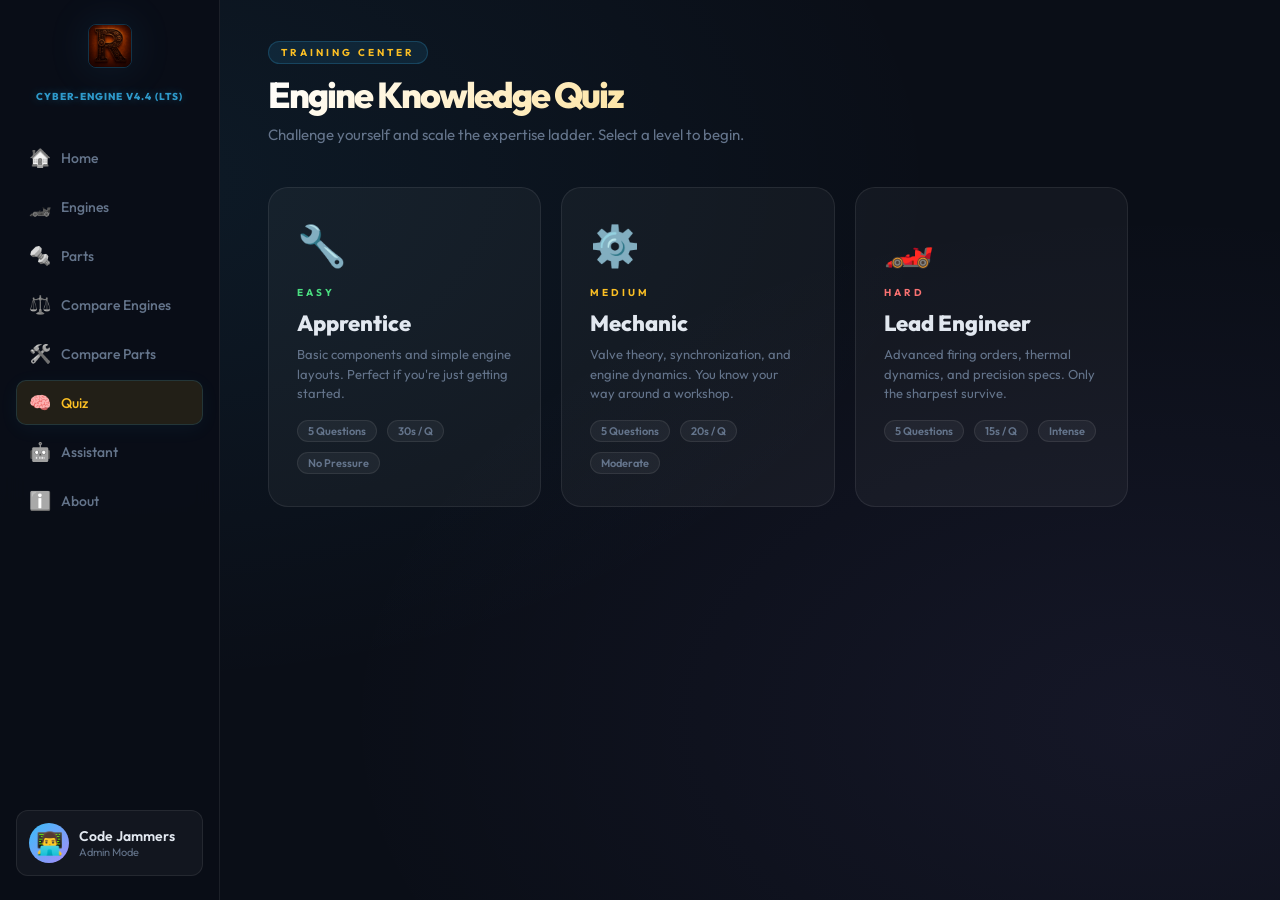
<file: frontend/quiz.html>
<!DOCTYPE html>
<html lang="en">
<head>
  <meta charset="UTF-8">
  <meta name="viewport" content="width=device-width, initial-scale=1.0">
  <meta name="description" content="Revora Quiz — Test your engine knowledge and engineering expertise. Compete for the highest rank across 3 difficulty tiers.">
  <title>Revora - Quiz</title>
  <link rel="icon" href="assets/logo.png">
  <link href="https://fonts.googleapis.com/css2?family=Outfit:wght@300;400;500;600;700;800&family=Poppins:wght@300;400;500;600;700&display=swap" rel="stylesheet">
  <link rel="stylesheet" href="css/style.css">
 
  <style>
    /* ── ROOT & RESET ─────────────────────────────────── */
    *, *::before, *::after { box-sizing: border-box; margin: 0; padding: 0; }
 
    :root {
      --blue:    #38bdf8;
      --purple:  #a78bfa;
      --green:   #4ade80;
      --yellow:  #fbbf24;
      --red:     #f87171;
      --bg:      #0A0E17;
      --surface: rgba(255,255,255,0.04);
      --border:  rgba(255,255,255,0.08);
      --text:    #e2e8f0;
      --muted:   #64748b;
    }
 
    body {
      font-family: 'Outfit', sans-serif;
      background-color: var(--bg);
      background-image:
        radial-gradient(at 10% 20%, rgba(56,189,248,0.07) 0px, transparent 50%),
        radial-gradient(at 90% 80%, rgba(167,139,250,0.07) 0px, transparent 50%);
      color: var(--text);
      min-height: 100vh;
    }
 
    /* ── SIDEBAR ──────────────────────────────────────── */
    .sidebar {
      position: fixed;
      left: 0; top: 0; bottom: 0;
      width: 220px;
      background: rgba(10,14,23,0.97);
      border-right: 1px solid var(--border);
      display: flex;
      flex-direction: column;
      padding: 24px 16px;
      z-index: 100;
      backdrop-filter: blur(12px);
    }
    .logo-area { margin-bottom: 32px; }
    .logo-img { width: 44px; border-radius: 8px; }
    .logo-sub { font-size: 10px; color: var(--blue); letter-spacing: 1px; margin-top: 6px; opacity: 0.8; }
    .nav-links { display: flex; flex-direction: column; gap: 4px; flex: 1; }
    .nav {
      display: flex; align-items: center; gap: 10px;
      padding: 10px 12px; border-radius: 10px;
      color: #64748b; text-decoration: none;
      font-size: 14px; font-weight: 500; transition: all 0.2s;
    }
    .nav:hover { background: rgba(255,255,255,0.05); color: #e2e8f0; }
    .nav.active { background: rgba(251,191,36,0.1); color: var(--yellow); }
    .user-profile {
      display: flex; align-items: center; gap: 10px;
      padding: 12px; border-radius: 12px;
      background: var(--surface); border: 1px solid var(--border);
      margin-top: 16px;
    }
    .avatar { font-size: 22px; }
    .name { font-size: 13px; font-weight: 600; }
    .role { font-size: 11px; color: var(--muted); }
 
    /* ── MAIN ─────────────────────────────────────────── */
    .main {
      margin-left: 220px;
      padding: 40px 48px;
      min-height: 100vh;
    }
 
    /* ── PAGE HEADER ──────────────────────────────────── */
    .page-header { margin-bottom: 40px; }
    .page-tag {
      font-size: 10px; letter-spacing: 3px;
      text-transform: uppercase; font-weight: 700;
      color: var(--yellow); margin-bottom: 8px;
    }
    .title {
      font-size: 36px; font-weight: 800;
      background: linear-gradient(135deg, #fff 0%, var(--yellow) 100%);
      -webkit-background-clip: text; -webkit-text-fill-color: transparent;
      background-clip: text;
    }
    .page-header p { color: var(--muted); font-size: 15px; margin-top: 6px; }
 
    /* ── SCREENS (JS toggles visibility) ─────────────── */
    .screen { display: none; }
    .screen.active { display: block; animation: fadeUp 0.4s ease; }
    @keyframes fadeUp {
      from { opacity: 0; transform: translateY(16px); }
      to   { opacity: 1; transform: translateY(0); }
    }
 
    /* ── DIFFICULTY SELECTOR ──────────────────────────── */
    .diff-grid {
      display: grid;
      grid-template-columns: repeat(3, 1fr);
      gap: 20px;
      max-width: 860px;
    }
    .diff-card {
      background: var(--surface);
      border: 1px solid var(--border);
      border-radius: 20px;
      padding: 32px 28px;
      cursor: pointer;
      transition: all 0.3s ease;
      position: relative;
      overflow: hidden;
    }
    .diff-card::before {
      content: '';
      position: absolute; inset: 0;
      opacity: 0; transition: opacity 0.3s;
      border-radius: 20px;
    }
    .diff-card[data-level="easy"]::before   { background: radial-gradient(circle at 50% 0%, rgba(74,222,128,0.12), transparent 70%); }
    .diff-card[data-level="medium"]::before { background: radial-gradient(circle at 50% 0%, rgba(251,191,36,0.12), transparent 70%); }
    .diff-card[data-level="hard"]::before   { background: radial-gradient(circle at 50% 0%, rgba(248,113,113,0.12), transparent 70%); }
    .diff-card:hover::before { opacity: 1; }
    .diff-card:hover { transform: translateY(-6px); }
    .diff-card[data-level="easy"]:hover   { border-color: rgba(74,222,128,0.4);  box-shadow: 0 16px 40px rgba(74,222,128,0.1); }
    .diff-card[data-level="medium"]:hover { border-color: rgba(251,191,36,0.4);  box-shadow: 0 16px 40px rgba(251,191,36,0.1); }
    .diff-card[data-level="hard"]:hover   { border-color: rgba(248,113,113,0.4); box-shadow: 0 16px 40px rgba(248,113,113,0.1); }
 
    .diff-emoji { font-size: 40px; margin-bottom: 16px; display: block; }
    .diff-label {
      font-size: 10px; letter-spacing: 3px; font-weight: 700;
      text-transform: uppercase; margin-bottom: 10px;
    }
    .diff-card[data-level="easy"]   .diff-label { color: var(--green); }
    .diff-card[data-level="medium"] .diff-label { color: var(--yellow); }
    .diff-card[data-level="hard"]   .diff-label { color: var(--red); }
    .diff-card h2 { font-size: 22px; font-weight: 800; margin-bottom: 8px; }
    .diff-card p  { font-size: 13px; color: var(--muted); line-height: 1.5; }
    .diff-meta {
      display: flex; gap: 10px; margin-top: 16px; flex-wrap: wrap;
    }
    .diff-badge {
      font-size: 11px; padding: 3px 10px; border-radius: 20px; font-weight: 600;
      background: rgba(255,255,255,0.05); border: 1px solid var(--border); color: var(--muted);
    }
 
    /* ── QUIZ ACTIVE ──────────────────────────────────── */
    .quiz-layout {
      display: grid;
      grid-template-columns: 1fr 320px;
      gap: 32px;
      max-width: 1000px;
    }
 
    /* Progress */
    .quiz-topbar {
      display: flex; align-items: center;
      justify-content: space-between;
      margin-bottom: 28px;
    }
    .q-counter {
      font-size: 12px; letter-spacing: 2px; font-weight: 700;
      color: var(--muted); text-transform: uppercase;
    }
    .q-counter span { color: var(--yellow); }
    .timer-pill {
      display: flex; align-items: center; gap: 8px;
      background: var(--surface); border: 1px solid var(--border);
      border-radius: 20px; padding: 6px 14px;
      font-size: 14px; font-weight: 700;
      font-variant-numeric: tabular-nums;
    }
    .timer-pill.urgent { border-color: rgba(248,113,113,0.5); color: var(--red); animation: shake 0.4s ease; }
    @keyframes shake {
      0%,100% { transform: translateX(0); }
      25%      { transform: translateX(-3px); }
      75%      { transform: translateX(3px); }
    }
    .progress-track {
      height: 4px; background: rgba(255,255,255,0.06);
      border-radius: 4px; overflow: hidden; margin-bottom: 32px;
    }
    .progress-fill {
      height: 100%; border-radius: 4px;
      background: linear-gradient(90deg, var(--yellow), var(--blue));
      transition: width 0.5s ease;
    }
 
    /* Question Card */
    .question-card {
      background: var(--surface);
      border: 1px solid var(--border);
      border-radius: 20px;
      padding: 36px;
    }
    .q-category {
      font-size: 10px; letter-spacing: 3px; font-weight: 700;
      text-transform: uppercase; color: var(--yellow);
      margin-bottom: 16px;
    }
    .q-text {
      font-size: 20px; font-weight: 700;
      line-height: 1.5; color: #fff;
      margin-bottom: 28px;
    }
    .options-grid {
      display: grid;
      grid-template-columns: 1fr 1fr;
      gap: 12px;
    }
    .option-btn {
      background: rgba(255,255,255,0.03);
      border: 1px solid var(--border);
      border-radius: 12px;
      padding: 16px 18px;
      text-align: left;
      cursor: pointer;
      font-family: 'Outfit', sans-serif;
      font-size: 14px; font-weight: 500;
      color: #94a3b8;
      transition: all 0.2s;
      display: flex; align-items: center; gap: 12px;
      position: relative; overflow: hidden;
    }
    .option-btn:hover:not(:disabled) {
      border-color: rgba(56,189,248,0.4);
      color: var(--blue);
      background: rgba(56,189,248,0.06);
      transform: translateY(-2px);
    }
    .option-btn.correct {
      border-color: var(--green) !important;
      background: rgba(74,222,128,0.1) !important;
      color: var(--green) !important;
    }
    .option-btn.wrong {
      border-color: var(--red) !important;
      background: rgba(248,113,113,0.1) !important;
      color: var(--red) !important;
    }
    .option-btn:disabled { cursor: default; }
    .opt-letter {
      width: 26px; height: 26px; border-radius: 8px;
      background: rgba(255,255,255,0.06); border: 1px solid var(--border);
      display: flex; align-items: center; justify-content: center;
      font-size: 11px; font-weight: 800; flex-shrink: 0;
      transition: all 0.2s;
    }
    .option-btn.correct .opt-letter { background: var(--green); color: #000; border-color: var(--green); }
    .option-btn.wrong   .opt-letter { background: var(--red);   color: #fff; border-color: var(--red); }
 
    /* Feedback */
    .feedback-box {
      margin-top: 20px;
      padding: 16px 20px;
      border-radius: 12px;
      font-size: 14px; line-height: 1.6;
      display: none;
    }
    .feedback-box.correct { background: rgba(74,222,128,0.08); border: 1px solid rgba(74,222,128,0.25); color: var(--green); }
    .feedback-box.wrong   { background: rgba(248,113,113,0.08); border: 1px solid rgba(248,113,113,0.25); color: #f8a4a4; }
    .feedback-icon { font-size: 18px; margin-right: 6px; }
 
    /* Next button */
    .next-btn {
      margin-top: 20px;
      width: 100%;
      padding: 14px;
      border-radius: 12px;
      border: none;
      background: linear-gradient(135deg, var(--yellow), #f59e0b);
      color: #0A0E17;
      font-family: 'Outfit', sans-serif;
      font-size: 14px; font-weight: 800;
      letter-spacing: 2px; text-transform: uppercase;
      cursor: pointer;
      transition: all 0.2s;
      display: none;
    }
    .next-btn:hover { transform: translateY(-2px); box-shadow: 0 8px 24px rgba(251,191,36,0.3); }
 
    /* ── SIDEBAR SCOREBOARD ───────────────────────────── */
    .score-panel {
      background: var(--surface);
      border: 1px solid var(--border);
      border-radius: 20px;
      padding: 28px;
      position: sticky;
      top: 40px;
    }
    .score-panel h3 {
      font-size: 11px; letter-spacing: 3px; font-weight: 700;
      text-transform: uppercase; color: var(--muted); margin-bottom: 20px;
    }
    .score-big {
      font-size: 52px; font-weight: 800;
      line-height: 1;
      background: linear-gradient(135deg, var(--yellow), var(--blue));
      -webkit-background-clip: text; -webkit-text-fill-color: transparent;
      background-clip: text;
      margin-bottom: 4px;
    }
    .score-label { font-size: 12px; color: var(--muted); margin-bottom: 24px; }
    .stat-row {
      display: flex; justify-content: space-between; align-items: center;
      padding: 10px 0;
      border-bottom: 1px solid var(--border);
      font-size: 13px;
    }
    .stat-row:last-child { border-bottom: none; }
    .stat-key { color: var(--muted); }
    .stat-val { font-weight: 700; }
 
    .streak-bar {
      display: flex; gap: 6px; flex-wrap: wrap; margin-top: 20px;
    }
    .streak-dot {
      width: 28px; height: 28px;
      border-radius: 8px;
      background: rgba(255,255,255,0.05);
      border: 1px solid var(--border);
      display: flex; align-items: center; justify-content: center;
      font-size: 14px;
      transition: all 0.3s;
    }
    .streak-dot.correct { background: rgba(74,222,128,0.15); border-color: rgba(74,222,128,0.4); }
    .streak-dot.wrong   { background: rgba(248,113,113,0.15); border-color: rgba(248,113,113,0.4); }
 
    /* ── RESULT SCREEN ────────────────────────────────── */
    .result-wrap {
      max-width: 680px;
      margin: 0 auto;
      text-align: center;
    }
    .grade-ring {
      width: 160px; height: 160px;
      border-radius: 50%;
      margin: 0 auto 32px;
      display: flex; align-items: center; justify-content: center;
      font-size: 72px; font-weight: 900;
      position: relative;
    }
    .grade-ring::before {
      content: '';
      position: absolute; inset: -4px;
      border-radius: 50%;
      padding: 4px;
    }
    .grade-S .grade-ring { background: rgba(251,191,36,0.1); color: var(--yellow); box-shadow: 0 0 60px rgba(251,191,36,0.3); }
    .grade-A .grade-ring { background: rgba(56,189,248,0.1);  color: var(--blue);   box-shadow: 0 0 60px rgba(56,189,248,0.3); }
    .grade-B .grade-ring { background: rgba(74,222,128,0.1);  color: var(--green);  box-shadow: 0 0 60px rgba(74,222,128,0.3); }
    .grade-C .grade-ring { background: rgba(167,139,250,0.1); color: var(--purple); box-shadow: 0 0 60px rgba(167,139,250,0.3); }
    .grade-D .grade-ring { background: rgba(248,113,113,0.1); color: var(--red);    box-shadow: 0 0 60px rgba(248,113,113,0.3); }
 
    .result-title { font-size: 34px; font-weight: 800; margin-bottom: 8px; color: #fff; }
    .result-sub   { font-size: 16px; color: var(--muted); margin-bottom: 32px; }
 
    .result-stats {
      display: grid; grid-template-columns: repeat(3,1fr);
      gap: 16px; margin-bottom: 36px;
    }
    .res-stat {
      background: var(--surface); border: 1px solid var(--border);
      border-radius: 16px; padding: 20px;
    }
    .res-stat-val { font-size: 28px; font-weight: 800; }
    .res-stat-lbl { font-size: 11px; color: var(--muted); letter-spacing: 1px; margin-top: 4px; }
 
    .result-btns { display: flex; gap: 12px; justify-content: center; }
    .result-btn {
      padding: 14px 32px; border-radius: 12px; border: none;
      font-family: 'Outfit', sans-serif;
      font-size: 14px; font-weight: 800; letter-spacing: 1.5px;
      text-transform: uppercase; cursor: pointer; transition: all 0.2s;
    }
    .primary-btn {
      background: linear-gradient(135deg, var(--yellow), #f59e0b);
      color: #0A0E17;
    }
    .primary-btn:hover { transform: translateY(-2px); box-shadow: 0 8px 24px rgba(251,191,36,0.3); }
    .secondary-btn {
      background: var(--surface); border: 1px solid var(--border); color: var(--text);
    }
    .secondary-btn:hover { border-color: rgba(255,255,255,0.2); background: rgba(255,255,255,0.07); }
    .back-btn {
      background: transparent; border: 1px solid var(--border); color: var(--muted);
    }
    .back-btn:hover { border-color: rgba(255,255,255,0.2); color: var(--text); }
 
    .review-grid {
      text-align: left; margin-bottom: 36px;
      display: flex; flex-direction: column; gap: 10px;
    }
    .review-item {
      background: var(--surface); border: 1px solid var(--border);
      border-radius: 12px; padding: 14px 18px;
      display: flex; align-items: flex-start; gap: 12px;
    }
    .review-icon { font-size: 16px; flex-shrink: 0; margin-top: 2px; }
    .review-q { font-size: 13px; font-weight: 600; color: var(--text); margin-bottom: 3px; }
    .review-a { font-size: 12px; color: var(--muted); }
    .review-a span { color: var(--green); font-weight: 600; }
 
    /* ── RESPONSIVE ───────────────────────────────────── */
    @media (max-width: 900px) {
      .quiz-layout { grid-template-columns: 1fr; }
      .score-panel { position: static; }
      .diff-grid { grid-template-columns: 1fr; }
      .options-grid { grid-template-columns: 1fr; }
    }
    @media (max-width: 768px) {
      .sidebar { display: none; }
      .main { margin-left: 0; padding: 24px 16px; }
      .result-stats { grid-template-columns: 1fr; }
    }
  </style>
</head>
<body>
 
  <!-- SIDEBAR -->
  <div class="sidebar">
    <div class="logo-area">
      <a href="index.html">
        <img src="assets/logo.png" alt="Revora Logo" class="logo-img">
      </a>
      <div class="logo-sub">Cyber-Engine v4.4 (LTS)</div>
    </div>
    <div class="nav-links">
      <a class="nav" href="index.html"><span>🏠</span> Home</a>
      <a class="nav" href="engines.html"><span>🏎️</span> Engines</a>
      <a class="nav" href="parts.html"><span>🔩</span> Parts</a>
      <a class="nav" href="compare.html"><span>⚖️</span> Compare Engines</a>
      <a class="nav" href="compare-parts.html"><span>🛠️</span> Compare Parts</a>
      <a class="nav active" href="quiz.html"><span>🧠</span> Quiz</a>
      <a class="nav" href="assistant.html"><span>🤖</span> Assistant</a>
      <a class="nav" href="about.html"><span>ℹ️</span> About</a>
    </div>
    <div class="user-profile">
      <div class="avatar">👨‍💻</div>
      <div class="user-info">
        <div class="name">Code Jammers</div>
        <div class="role">Admin Mode</div>
      </div>
    </div>
  </div>
 
  <!-- MAIN -->
  <div class="main">
 
    <div class="page-header">
      <div class="page-tag">TRAINING CENTER</div>
      <h1 class="title">Engine Knowledge Quiz</h1>
      <p>Challenge yourself and scale the expertise ladder. Select a level to begin.</p>
    </div>
 
    <!-- ① DIFFICULTY PICKER ─────────────────────────── -->
    <div id="screen-diff" class="screen active">
      <div class="diff-grid">
 
        <div class="diff-card" data-level="easy" onclick="startQuiz('easy')">
          <span class="diff-emoji">🔧</span>
          <div class="diff-label">Easy</div>
          <h2>Apprentice</h2>
          <p>Basic components and simple engine layouts. Perfect if you're just getting started.</p>
          <div class="diff-meta">
            <span class="diff-badge">5 Questions</span>
            <span class="diff-badge">30s / Q</span>
            <span class="diff-badge">No Pressure</span>
          </div>
        </div>
 
        <div class="diff-card" data-level="medium" onclick="startQuiz('medium')">
          <span class="diff-emoji">⚙️</span>
          <div class="diff-label">Medium</div>
          <h2>Mechanic</h2>
          <p>Valve theory, synchronization, and engine dynamics. You know your way around a workshop.</p>
          <div class="diff-meta">
            <span class="diff-badge">5 Questions</span>
            <span class="diff-badge">20s / Q</span>
            <span class="diff-badge">Moderate</span>
          </div>
        </div>
 
        <div class="diff-card" data-level="hard" onclick="startQuiz('hard')">
          <span class="diff-emoji">🏎️</span>
          <div class="diff-label">Hard</div>
          <h2>Lead Engineer</h2>
          <p>Advanced firing orders, thermal dynamics, and precision specs. Only the sharpest survive.</p>
          <div class="diff-meta">
            <span class="diff-badge">5 Questions</span>
            <span class="diff-badge">15s / Q</span>
            <span class="diff-badge">Intense</span>
          </div>
        </div>
 
      </div>
    </div>
 
    <!-- ② QUIZ ACTIVE ───────────────────────────────── -->
    <div id="screen-quiz" class="screen">
      <div class="quiz-layout">
 
        <!-- LEFT: Question -->
        <div>
          <div class="quiz-topbar">
            <div class="q-counter">Question <span id="q-num">1</span> / <span id="q-total">5</span></div>
            <div class="timer-pill" id="timer-pill">⏱ <span id="timer-val">30</span>s</div>
          </div>
          <div class="progress-track">
            <div class="progress-fill" id="progress-fill" style="width:0%"></div>
          </div>
 
          <div class="question-card">
            <div class="q-category" id="q-category">COMPONENTS</div>
            <div class="q-text" id="q-text">Loading...</div>
            <div class="options-grid" id="options-grid"></div>
            <div class="feedback-box" id="feedback-box"></div>
            <button class="next-btn" id="next-btn" onclick="nextQuestion()">
              Next Question →
            </button>
          </div>
        </div>
 
        <!-- RIGHT: Score Panel -->
        <div>
          <div class="score-panel">
            <h3>Live Scorecard</h3>
            <div class="score-big" id="live-score">0</div>
            <div class="score-label">points</div>
            <div class="stat-row"><span class="stat-key">Correct</span><span class="stat-val" id="stat-correct" style="color:var(--green)">0</span></div>
            <div class="stat-row"><span class="stat-key">Wrong</span><span class="stat-val" id="stat-wrong" style="color:var(--red)">0</span></div>
            <div class="stat-row"><span class="stat-key">Accuracy</span><span class="stat-val" id="stat-acc">—</span></div>
            <div class="stat-row"><span class="stat-key">Best Streak</span><span class="stat-val" id="stat-streak" style="color:var(--yellow)">0</span></div>
            <div class="streak-bar" id="streak-bar"></div>
          </div>
        </div>
 
      </div>
    </div>
 
    <!-- ③ RESULT ─────────────────────────────────────── -->
    <div id="screen-result" class="screen">
      <div class="result-wrap">
        <div id="grade-wrap">
          <div class="grade-ring" id="grade-ring">S</div>
        </div>
        <div class="result-title" id="result-title">PERFECT RUN</div>
        <div class="result-sub" id="result-sub">5/5 correct — You've mastered this tier.</div>
 
        <div class="result-stats">
          <div class="res-stat">
            <div class="res-stat-val" id="res-score">0</div>
            <div class="res-stat-lbl">TOTAL SCORE</div>
          </div>
          <div class="res-stat">
            <div class="res-stat-val" id="res-acc">0%</div>
            <div class="res-stat-lbl">ACCURACY</div>
          </div>
          <div class="res-stat">
            <div class="res-stat-val" id="res-time">0s</div>
            <div class="res-stat-lbl">AVG TIME</div>
          </div>
        </div>
 
        <div class="review-grid" id="review-grid"></div>
 
        <div class="result-btns">
          <button class="result-btn primary-btn" onclick="retakeQuiz()">↺ RETAKE TEST</button>
          <button class="result-btn secondary-btn" onclick="window.location.href='parts.html'">📚 GO STUDY</button>
          <button class="result-btn back-btn" onclick="showDiff()">← CHANGE LEVEL</button>
        </div>
      </div>
    </div>
 
  </div><!-- /main -->
 
  <script>
  // ─────────────────────────────────────────────────────
  //  QUESTION BANK
  // ─────────────────────────────────────────────────────
  const QUESTIONS = {
    easy: [
      {
        category: 'ENGINE TYPES',
        q: 'Which engine type has all cylinders arranged in a single straight row?',
        opts: ['V-Type', 'Inline', 'Boxer', 'Rotary'],
        ans: 1,
        explain: 'An Inline engine arranges all cylinders in a single straight line — common examples are the Inline-4 and Inline-6.'
      },
      {
        category: 'COMPONENTS',
        q: 'What does a spark plug do in a petrol engine?',
        opts: ['Filters air into the engine', 'Ignites the fuel-air mixture', 'Pumps engine oil', 'Controls valve timing'],
        ans: 1,
        explain: 'The spark plug fires a high-voltage electrical spark at the top of the compression stroke to ignite the compressed fuel-air mixture.'
      },
      {
        category: 'ENGINE CYCLE',
        q: 'How many strokes does a standard car engine complete in one full cycle?',
        opts: ['2', '3', '4', '6'],
        ans: 2,
        explain: 'A standard car engine uses the 4-stroke cycle: Intake → Compression → Power → Exhaust.'
      },
      {
        category: 'COMPONENTS',
        q: 'What is the primary function of the crankshaft?',
        opts: ['Store fuel', 'Filter exhaust gases', 'Convert piston motion into rotation', 'Cool the engine'],
        ans: 2,
        explain: 'The crankshaft converts the up-and-down linear motion of the pistons into rotational motion that ultimately drives the wheels.'
      },
      {
        category: 'ENGINE TYPES',
        q: 'The V8 engine has cylinders arranged in which configuration?',
        opts: ['One straight row', 'Two rows in a V-shape', 'Two flat opposing rows', 'A circular layout'],
        ans: 1,
        explain: 'A V8 has 8 cylinders arranged in two banks of 4, forming a "V" shape when viewed from the front.'
      }
    ],
    medium: [
      {
        category: 'VALVETRAIN',
        q: 'What does DOHC stand for?',
        opts: ['Dual Output High Compression', 'Double Overhead Camshaft', 'Direct Override Hydraulic Control', 'Dynamic Oil Heat Cycle'],
        ans: 1,
        explain: 'DOHC stands for Double Overhead Camshaft — two camshafts sit on top of the cylinder head, one controlling intake valves and one controlling exhaust valves.'
      },
      {
        category: 'PERFORMANCE',
        q: 'What is the primary role of a turbocharger?',
        opts: ['Reduce exhaust emissions', 'Cool the engine coolant', 'Force more air into the engine for more power', 'Smooth out vibrations'],
        ans: 2,
        explain: 'A turbocharger uses exhaust gases to spin a turbine that compresses intake air, forcing more oxygen into the cylinders — allowing more fuel to burn and produce more power.'
      },
      {
        category: 'SYNCHRONIZATION',
        q: 'What is the purpose of the timing belt or timing chain?',
        opts: ['Connect the battery to the starter', 'Synchronize crankshaft and camshaft rotation', 'Drive the power steering pump', 'Circulate coolant'],
        ans: 1,
        explain: 'The timing belt/chain keeps the crankshaft and camshaft spinning in perfect sync at a 2:1 ratio, ensuring valves open and close at precisely the right moment.'
      },
      {
        category: 'ENGINE PHYSICS',
        q: 'A higher compression ratio generally results in:',
        opts: ['Lower power output', 'Greater thermal efficiency and power', 'Reduced engine temperature', 'Slower engine speed'],
        ans: 1,
        explain: 'A higher compression ratio squeezes the air-fuel mixture more tightly before ignition, extracting more energy from each combustion event — increasing efficiency and power.'
      },
      {
        category: 'COMPONENTS',
        q: 'What does Variable Valve Timing (VVT) allow an engine to do?',
        opts: ['Change the number of cylinders', 'Adjust when valves open and close based on RPM', 'Switch between petrol and diesel', 'Vary the bore size'],
        ans: 1,
        explain: 'VVT adjusts the timing of intake/exhaust valve opening depending on engine speed, optimising power at high RPM and efficiency at low RPM.'
      }
    ],
    hard: [
      {
        category: 'FIRING ORDER',
        q: 'What is the standard firing order of an Inline-6 engine?',
        opts: ['1-2-3-4-5-6', '1-5-3-6-2-4', '1-4-2-5-3-6', '1-6-2-5-3-4'],
        ans: 1,
        explain: 'The Inline-6 firing order 1-5-3-6-2-4 ensures power strokes are spaced 120° apart, achieving perfect primary and secondary balance — the reason engineers call it the "perfect" engine.'
      },
      {
        category: 'THERMODYNAMICS',
        q: 'Which engine cycle describes the operation of most petrol engines?',
        opts: ['Diesel Cycle', 'Atkinson Cycle', 'Otto Cycle', 'Rankine Cycle'],
        ans: 2,
        explain: 'The Otto Cycle (named after Nikolaus Otto) describes the thermodynamic cycle of a spark-ignition engine: isentropic compression, constant-volume heat addition, isentropic expansion, and constant-volume heat rejection.'
      },
      {
        category: 'ROTARY ENGINES',
        q: 'In a Wankel rotary engine, what replaces the reciprocating pistons?',
        opts: ['Turbine blades', 'Triangular rotors', 'Oscillating discs', 'Elliptical cams'],
        ans: 1,
        explain: 'The Wankel engine uses a triangular rotor that rotates eccentrically within an epitrochoid-shaped housing, completing the 4 thermodynamic strokes with a smooth rotary motion instead of reciprocating pistons.'
      },
      {
        category: 'ADVANCED SPECS',
        q: 'The V8 Inline-4 firing order 1-3-4-2 refers to which engine layout?',
        opts: ['V8 configuration', 'Inline-4 configuration', 'Boxer-4 configuration', 'V6 configuration'],
        ans: 1,
        explain: 'The 1-3-4-2 firing order is characteristic of the Inline-4 engine — it fires cylinders out of sequence to balance power pulses and minimise vibration.'
      },
      {
        category: 'ENGINEERING',
        q: 'What is "bore" in the context of engine specifications?',
        opts: ['The length of the connecting rod', 'The distance the piston travels', 'The internal diameter of a cylinder', 'The angle of the V-configuration'],
        ans: 2,
        explain: 'Bore is the internal diameter of the cylinder. Together with "stroke" (piston travel distance), it determines engine displacement: Displacement = (π/4) × bore² × stroke × number of cylinders.'
      }
    ]
  };
 
  // ─────────────────────────────────────────────────────
  //  STATE
  // ─────────────────────────────────────────────────────
  let currentLevel   = 'easy';
  let questions      = [];
  let qIndex         = 0;
  let score          = 0;
  let correct        = 0;
  let wrong          = 0;
  let streak         = 0;
  let bestStreak     = 0;
  let answered       = false;
  let timerInterval  = null;
  let timeLeft       = 30;
  let timeLimits     = { easy: 30, medium: 20, hard: 15 };
  let timeUsed       = [];
  let results        = [];
 
  // ─────────────────────────────────────────────────────
  //  SCREEN MANAGEMENT
  // ─────────────────────────────────────────────────────
  function showScreen(id) {
    document.querySelectorAll('.screen').forEach(s => s.classList.remove('active'));
    document.getElementById(id).classList.add('active');
  }
  function showDiff()  { showScreen('screen-diff'); }
 
  // ─────────────────────────────────────────────────────
  //  START QUIZ
  // ─────────────────────────────────────────────────────
  function startQuiz(level) {
    currentLevel = level;
    questions    = [...QUESTIONS[level]].sort(() => Math.random() - 0.5);
    qIndex       = 0;
    score        = 0;
    correct      = 0;
    wrong        = 0;
    streak       = 0;
    bestStreak   = 0;
    timeUsed     = [];
    results      = [];
 
    // reset score panel
    updateScorePanel();
    document.getElementById('streak-bar').innerHTML = '';
 
    showScreen('screen-quiz');
    renderQuestion();
  }
 
  // ─────────────────────────────────────────────────────
  //  RENDER QUESTION
  // ─────────────────────────────────────────────────────
  function renderQuestion() {
    answered = false;
    const q = questions[qIndex];
    const total = questions.length;
 
    // Top bar
    document.getElementById('q-num').textContent   = qIndex + 1;
    document.getElementById('q-total').textContent = total;
    document.getElementById('progress-fill').style.width = (qIndex / total * 100) + '%';
 
    // Question text
    document.getElementById('q-category').textContent = q.category;
    document.getElementById('q-text').textContent = q.q;
 
    // Options
    const grid = document.getElementById('options-grid');
    grid.innerHTML = '';
    const letters = ['A', 'B', 'C', 'D'];
    q.opts.forEach((opt, i) => {
      const btn = document.createElement('button');
      btn.className = 'option-btn';
      btn.innerHTML = `<span class="opt-letter">${letters[i]}</span>${opt}`;
      btn.onclick = () => selectAnswer(i, btn);
      grid.appendChild(btn);
    });
 
    // Feedback & next
    const fb = document.getElementById('feedback-box');
    fb.style.display = 'none';
    fb.className = 'feedback-box';
    document.getElementById('next-btn').style.display = 'none';
 
    // Timer
    startTimer();
  }
 
  // ─────────────────────────────────────────────────────
  //  TIMER
  // ─────────────────────────────────────────────────────
  function startTimer() {
    clearInterval(timerInterval);
    timeLeft = timeLimits[currentLevel];
    const timerEl = document.getElementById('timer-val');
    const pill    = document.getElementById('timer-pill');
    timerEl.textContent = timeLeft;
    pill.classList.remove('urgent');
 
    const startTime = Date.now();
    timerInterval = setInterval(() => {
      timeLeft--;
      timerEl.textContent = timeLeft;
      if (timeLeft <= 5) pill.classList.add('urgent');
      if (timeLeft <= 0) {
        clearInterval(timerInterval);
        timeUsed.push(timeLimits[currentLevel]);
        autoFail();
      }
    }, 1000);
  }
 
  function autoFail() {
    if (answered) return;
    answered = true;
    const q = questions[qIndex];
    const buttons = document.querySelectorAll('.option-btn');
    buttons.forEach(b => b.disabled = true);
    buttons[q.ans].classList.add('correct');
 
    streak = 0;
    wrong++;
    results.push({ q: q.q, correct: false, correctAns: q.opts[q.ans] });
    addStreakDot(false);
    showFeedback(false, '⏰ Time\'s up! ' + q.explain);
    updateScorePanel();
    document.getElementById('next-btn').style.display = 'block';
  }
 
  // ─────────────────────────────────────────────────────
  //  SELECT ANSWER
  // ─────────────────────────────────────────────────────
  function selectAnswer(i, btn) {
    if (answered) return;
    answered = true;
    clearInterval(timerInterval);
    timeUsed.push(timeLimits[currentLevel] - timeLeft);
 
    const q = questions[qIndex];
    const buttons = document.querySelectorAll('.option-btn');
    buttons.forEach(b => b.disabled = true);
 
    const isCorrect = i === q.ans;
 
    if (isCorrect) {
      btn.classList.add('correct');
      const points = calcPoints();
      score  += points;
      correct++;
      streak++;
      if (streak > bestStreak) bestStreak = streak;
      results.push({ q: q.q, correct: true, correctAns: q.opts[q.ans] });
      addStreakDot(true);
      showFeedback(true, `✅ Correct! +${points} pts — ${q.explain}`);
    } else {
      btn.classList.add('wrong');
      buttons[q.ans].classList.add('correct');
      streak = 0;
      wrong++;
      results.push({ q: q.q, correct: false, correctAns: q.opts[q.ans] });
      addStreakDot(false);
      showFeedback(false, `❌ Not quite. ${q.explain}`);
    }
 
    updateScorePanel();
    document.getElementById('next-btn').style.display = 'block';
  }
 
  function calcPoints() {
    const base    = { easy: 100, medium: 150, hard: 200 }[currentLevel];
    const timeBonus = Math.max(0, timeLeft) * 5;
    const streakBonus = streak > 1 ? (streak - 1) * 20 : 0;
    return base + timeBonus + streakBonus;
  }
 
  // ─────────────────────────────────────────────────────
  //  FEEDBACK
  // ─────────────────────────────────────────────────────
  function showFeedback(isCorrect, text) {
    const fb = document.getElementById('feedback-box');
    fb.className = 'feedback-box ' + (isCorrect ? 'correct' : 'wrong');
    fb.textContent = text;
    fb.style.display = 'block';
  }
 
  // ─────────────────────────────────────────────────────
  //  STREAK DOTS
  // ─────────────────────────────────────────────────────
  function addStreakDot(isCorrect) {
    const bar = document.getElementById('streak-bar');
    const dot = document.createElement('div');
    dot.className = 'streak-dot ' + (isCorrect ? 'correct' : 'wrong');
    dot.textContent = isCorrect ? '✓' : '✗';
    bar.appendChild(dot);
  }
 
  // ─────────────────────────────────────────────────────
  //  SCORE PANEL
  // ─────────────────────────────────────────────────────
  function updateScorePanel() {
    document.getElementById('live-score').textContent   = score;
    document.getElementById('stat-correct').textContent = correct;
    document.getElementById('stat-wrong').textContent   = wrong;
    const total = correct + wrong;
    document.getElementById('stat-acc').textContent = total > 0 ? Math.round(correct / total * 100) + '%' : '—';
    document.getElementById('stat-streak').textContent = bestStreak;
  }
 
  // ─────────────────────────────────────────────────────
  //  NEXT QUESTION
  // ─────────────────────────────────────────────────────
  function nextQuestion() {
    qIndex++;
    if (qIndex >= questions.length) {
      showResults();
    } else {
      renderQuestion();
    }
  }
 
  // ─────────────────────────────────────────────────────
  //  RESULTS
  // ─────────────────────────────────────────────────────
  function showResults() {
    clearInterval(timerInterval);
 
    const total    = questions.length;
    const accuracy = Math.round(correct / total * 100);
    const avgTime  = timeUsed.length ? Math.round(timeUsed.reduce((a,b)=>a+b,0)/timeUsed.length) : 0;
 
    // Grade
    let grade, gradeClass, title, sub;
    if (accuracy === 100) {
      grade = 'S'; gradeClass = 'grade-S';
      title = 'PERFECT RUN'; sub = `${correct}/${total} correct — You've mastered this tier.`;
    } else if (accuracy >= 80) {
      grade = 'A'; gradeClass = 'grade-A';
      title = 'EXCELLENT WORK'; sub = `${correct}/${total} correct — Nearly flawless performance.`;
    } else if (accuracy >= 60) {
      grade = 'B'; gradeClass = 'grade-B';
      title = 'SOLID EFFORT'; sub = `${correct}/${total} correct — A few gaps to plug.`;
    } else if (accuracy >= 40) {
      grade = 'C'; gradeClass = 'grade-C';
      title = 'KEEP STUDYING'; sub = `${correct}/${total} correct — Hit the blueprint library.`;
    } else {
      grade = 'D'; gradeClass = 'grade-D';
      title = 'BACK TO BASICS'; sub = `${correct}/${total} correct — Let's revisit the fundamentals.`;
    }
 
    // DOM updates
    const ring = document.getElementById('grade-ring');
    ring.textContent = grade;
    ring.parentElement.className = gradeClass;
 
    document.getElementById('result-title').textContent = title;
    document.getElementById('result-sub').textContent   = sub;
    document.getElementById('res-score').textContent    = score;
    document.getElementById('res-acc').textContent      = accuracy + '%';
    document.getElementById('res-time').textContent     = avgTime + 's';
 
    // Review grid
    const grid = document.getElementById('review-grid');
    grid.innerHTML = '';
    results.forEach((r, idx) => {
      const item = document.createElement('div');
      item.className = 'review-item';
      item.innerHTML = `
        <span class="review-icon">${r.correct ? '✅' : '❌'}</span>
        <div>
          <div class="review-q">Q${idx+1}: ${r.q}</div>
          ${!r.correct ? `<div class="review-a">Correct answer: <span>${r.correctAns}</span></div>` : ''}
        </div>
      `;
      grid.appendChild(item);
    });
 
    showScreen('screen-result');
  }
 
  // ─────────────────────────────────────────────────────
  //  RETAKE
  // ─────────────────────────────────────────────────────
  function retakeQuiz() { startQuiz(currentLevel); }
  </script>
 
</body>
</html>
</file>
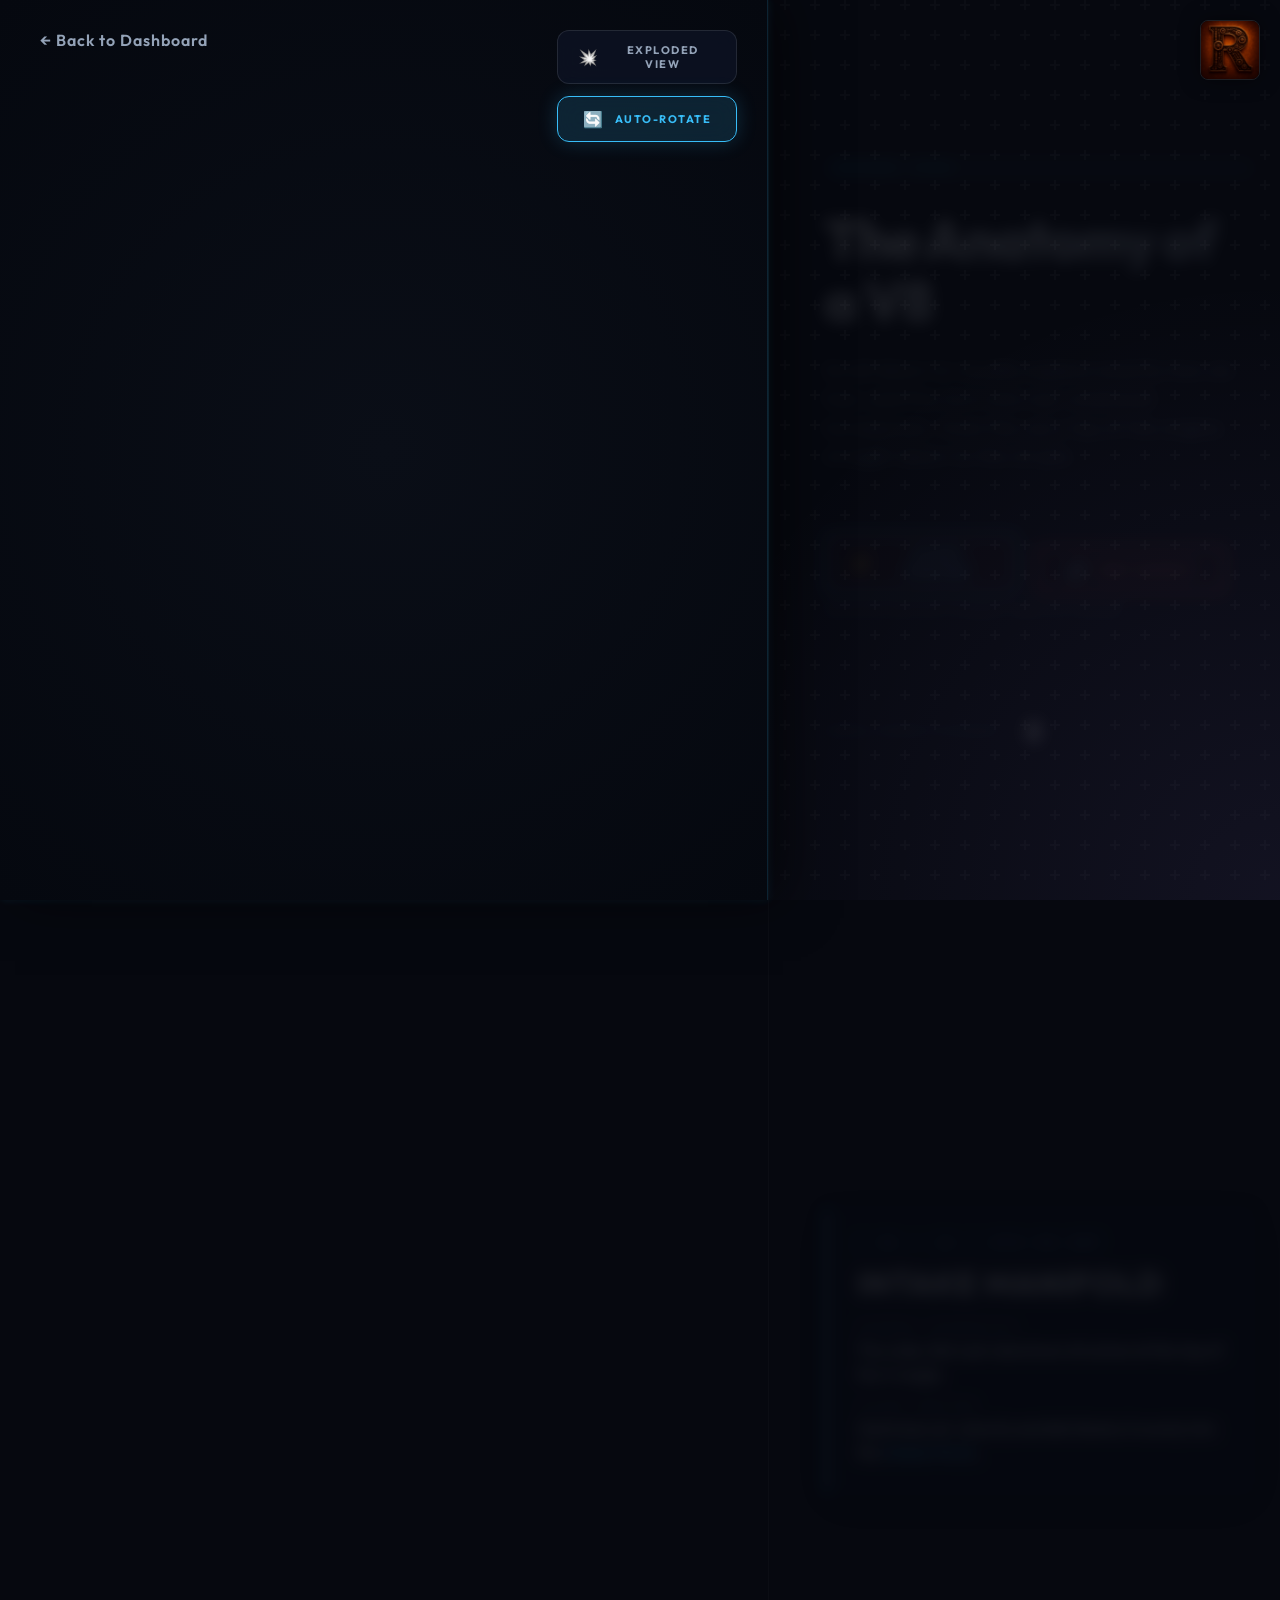
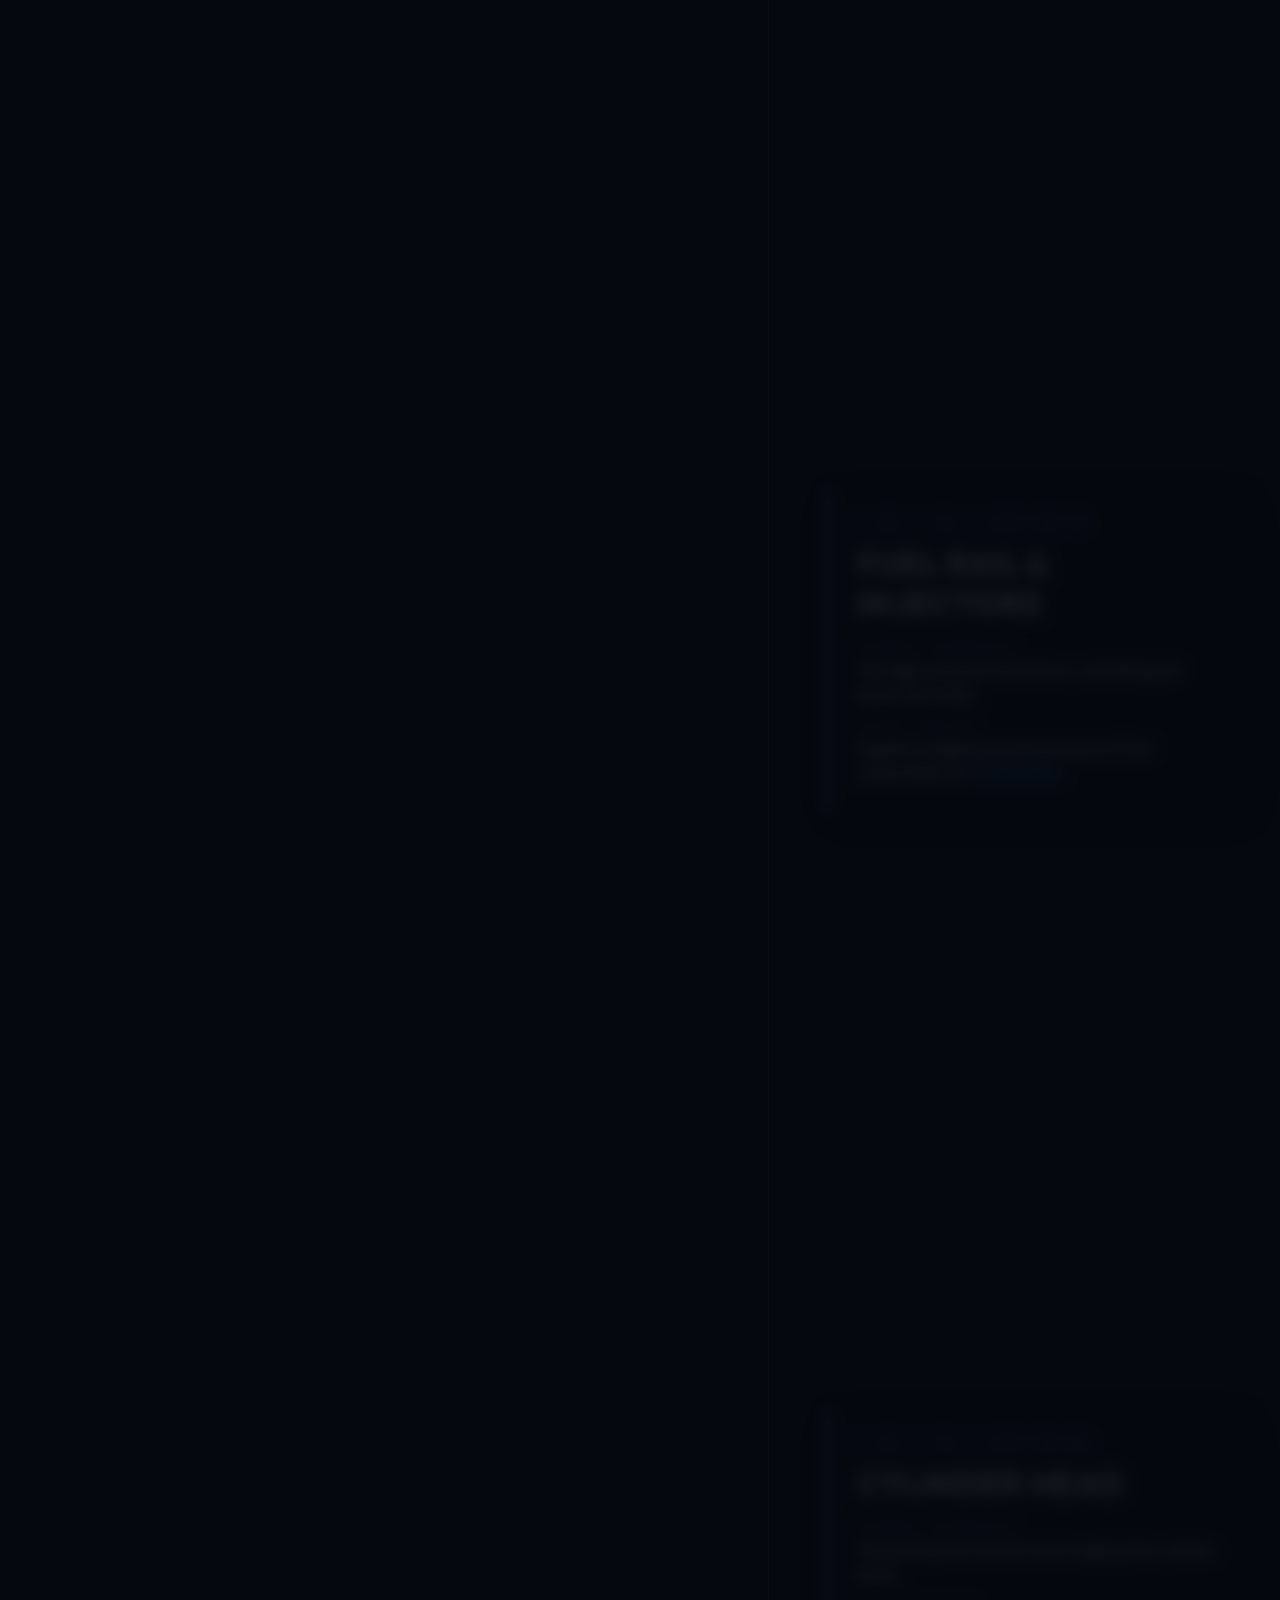
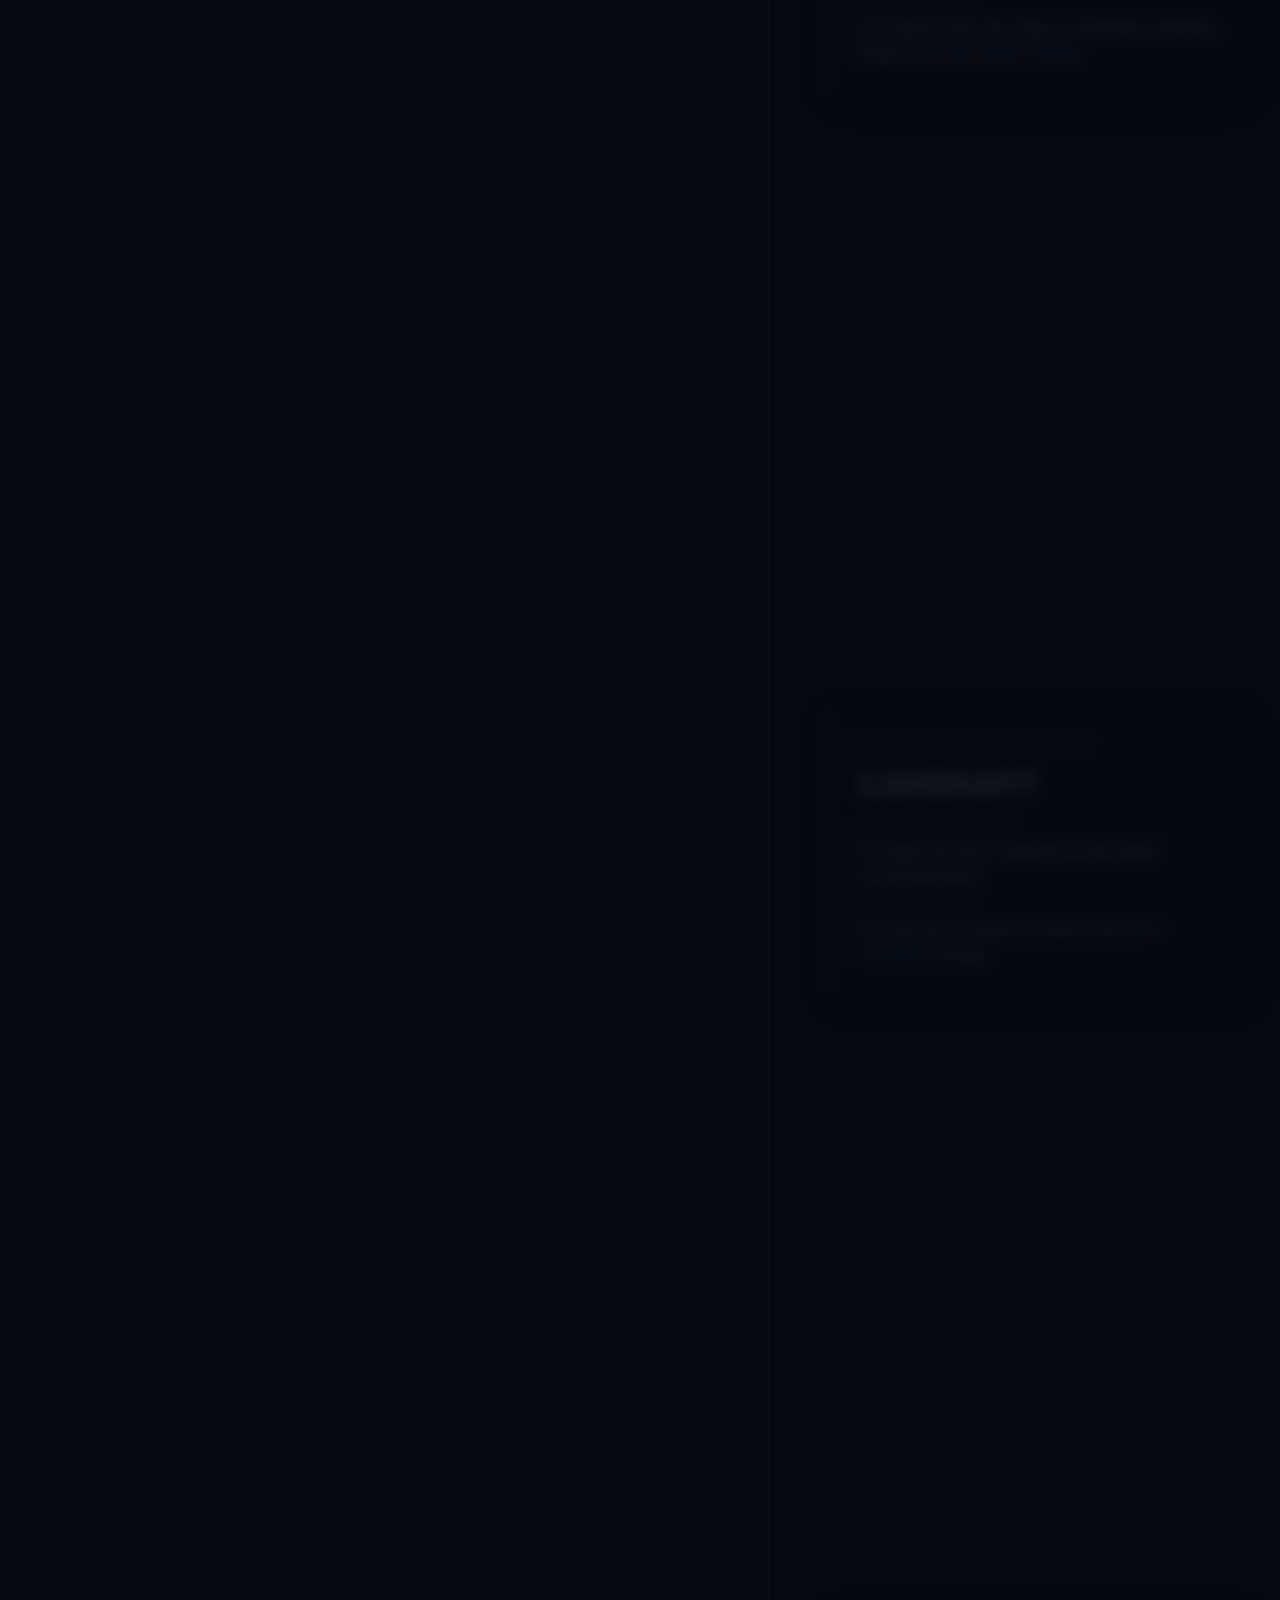
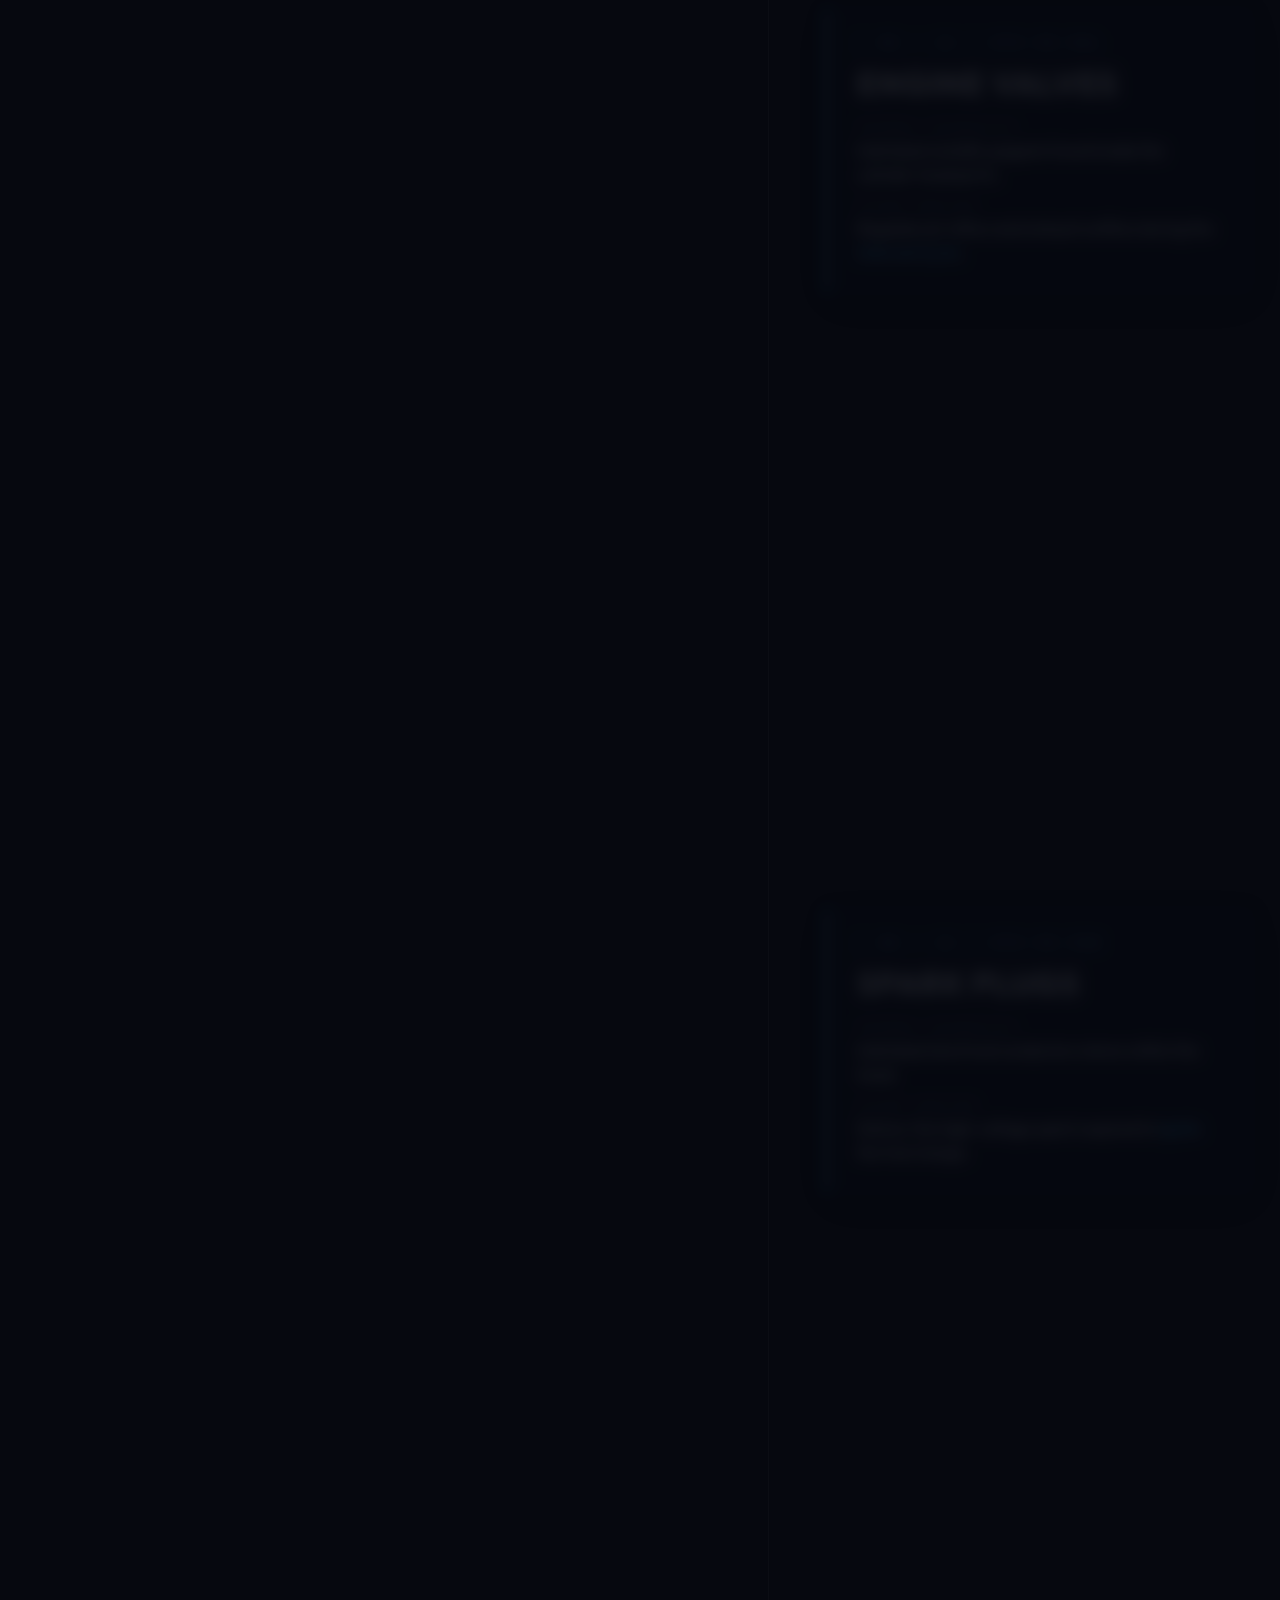
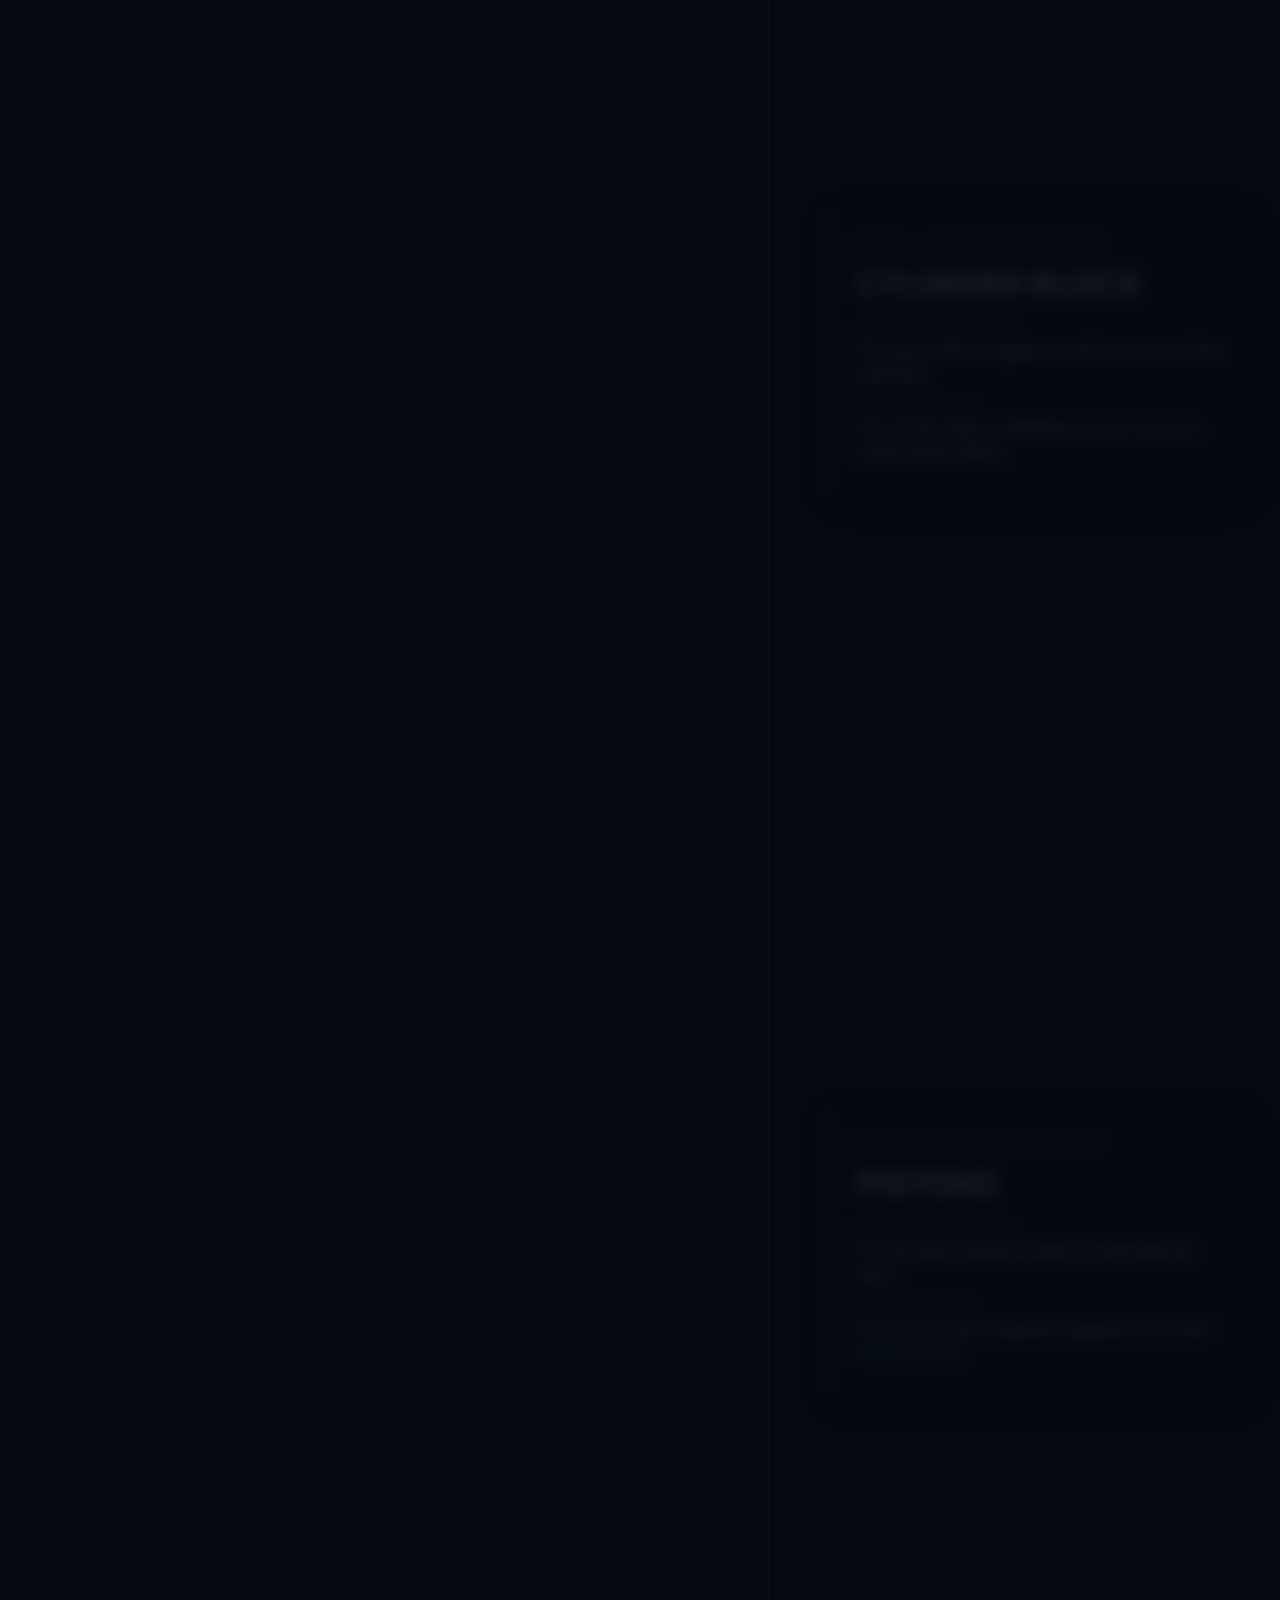
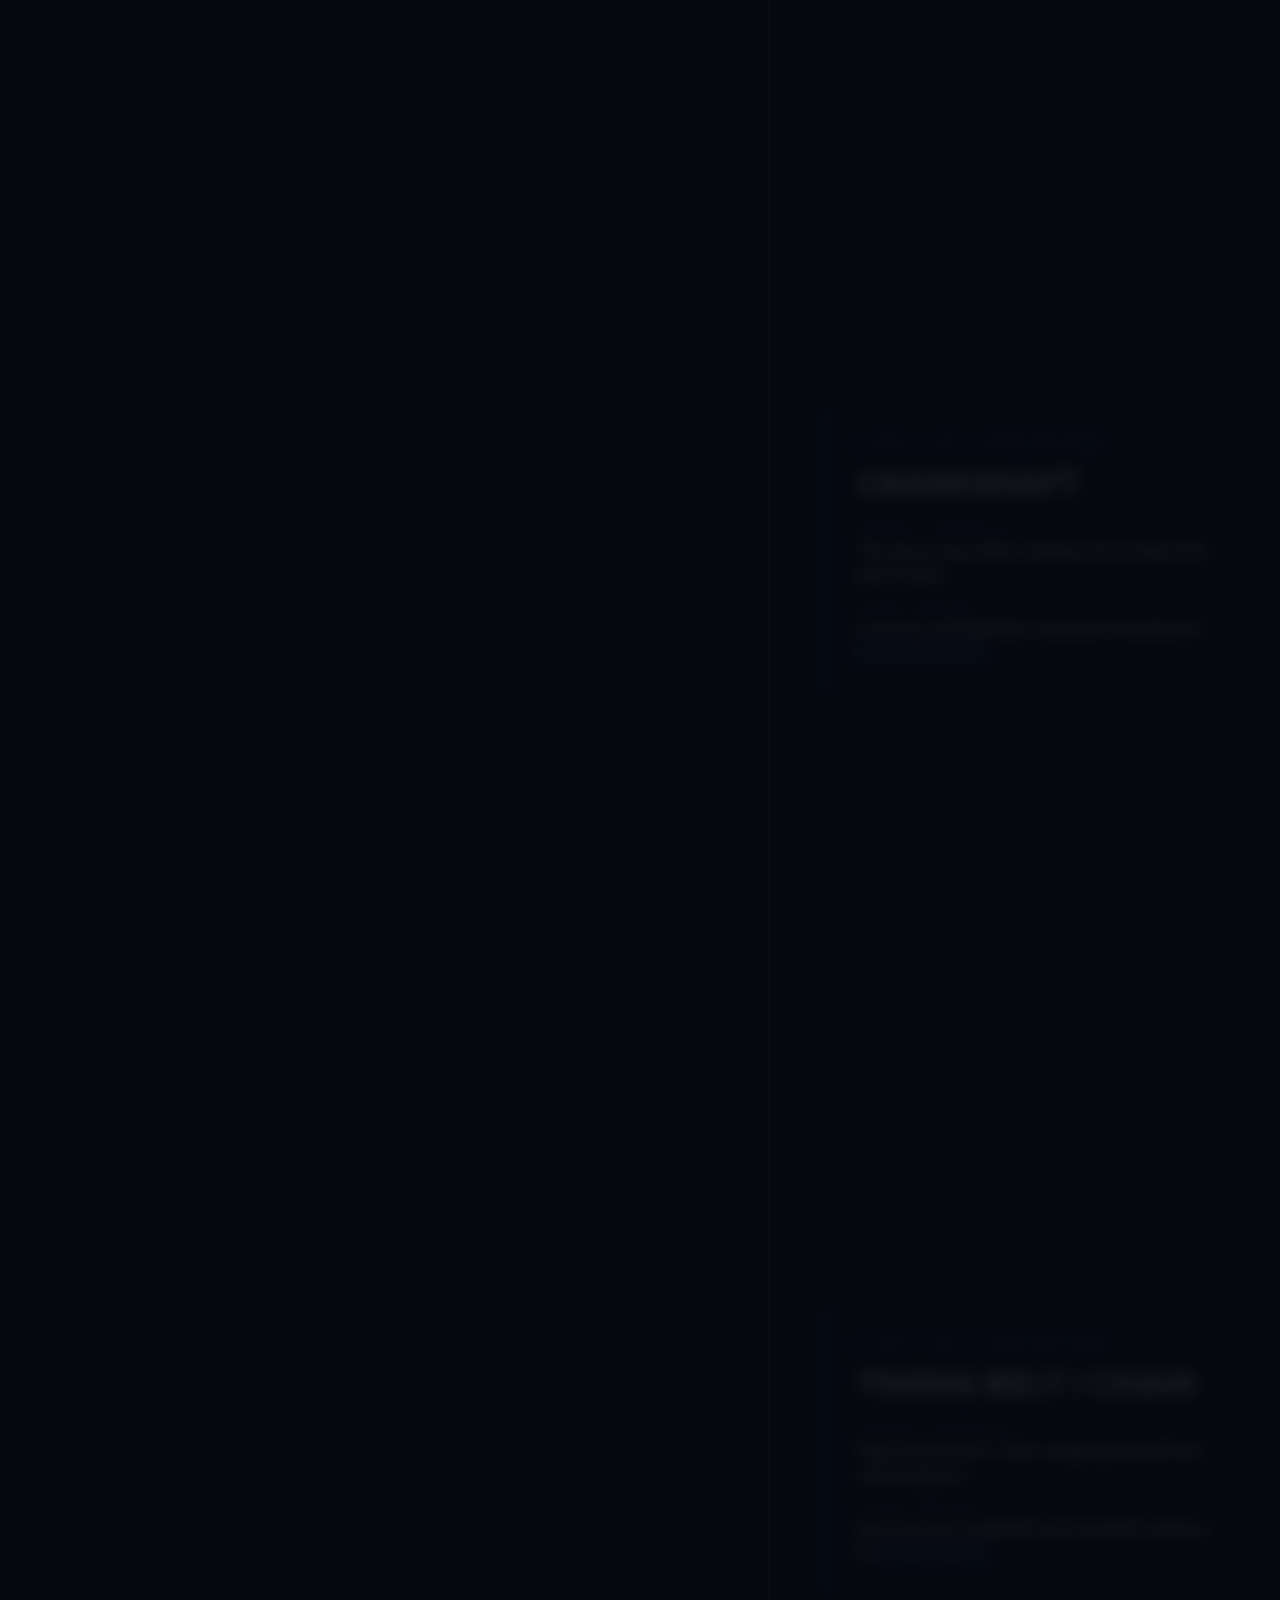
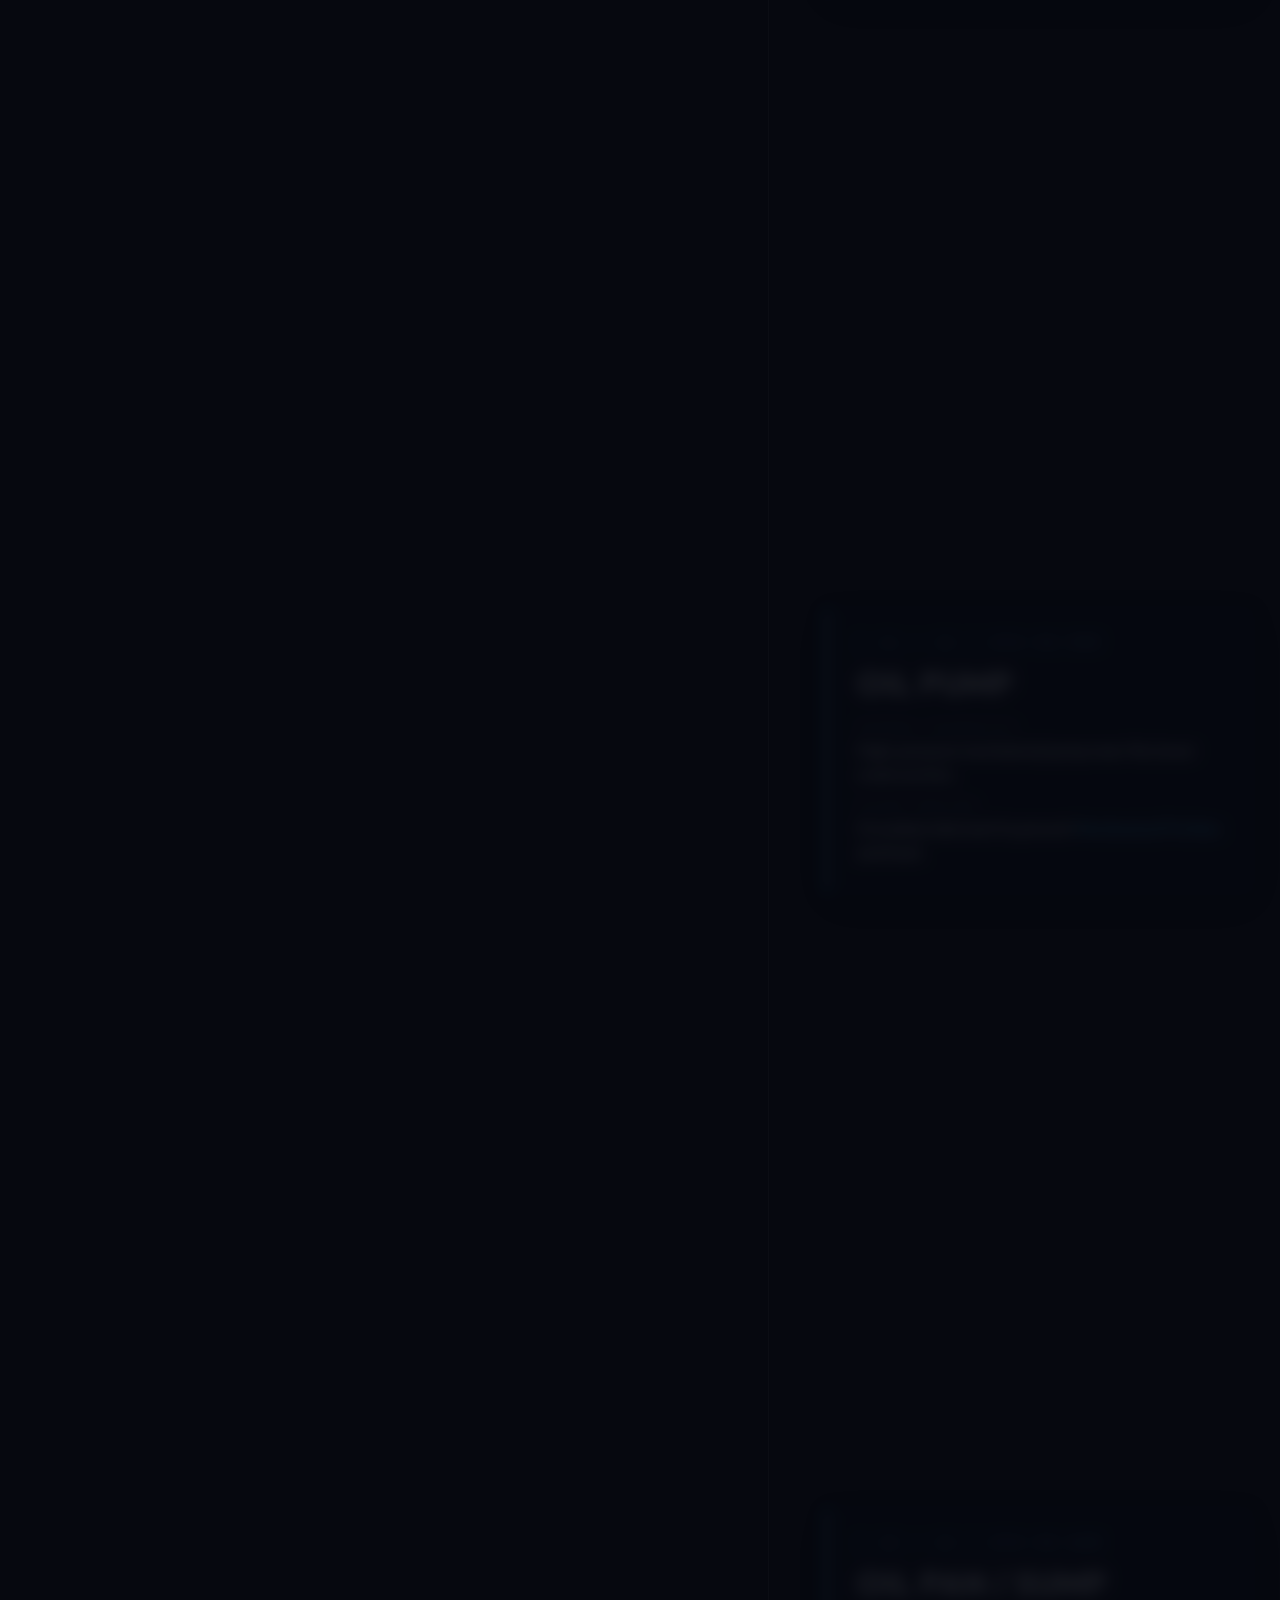
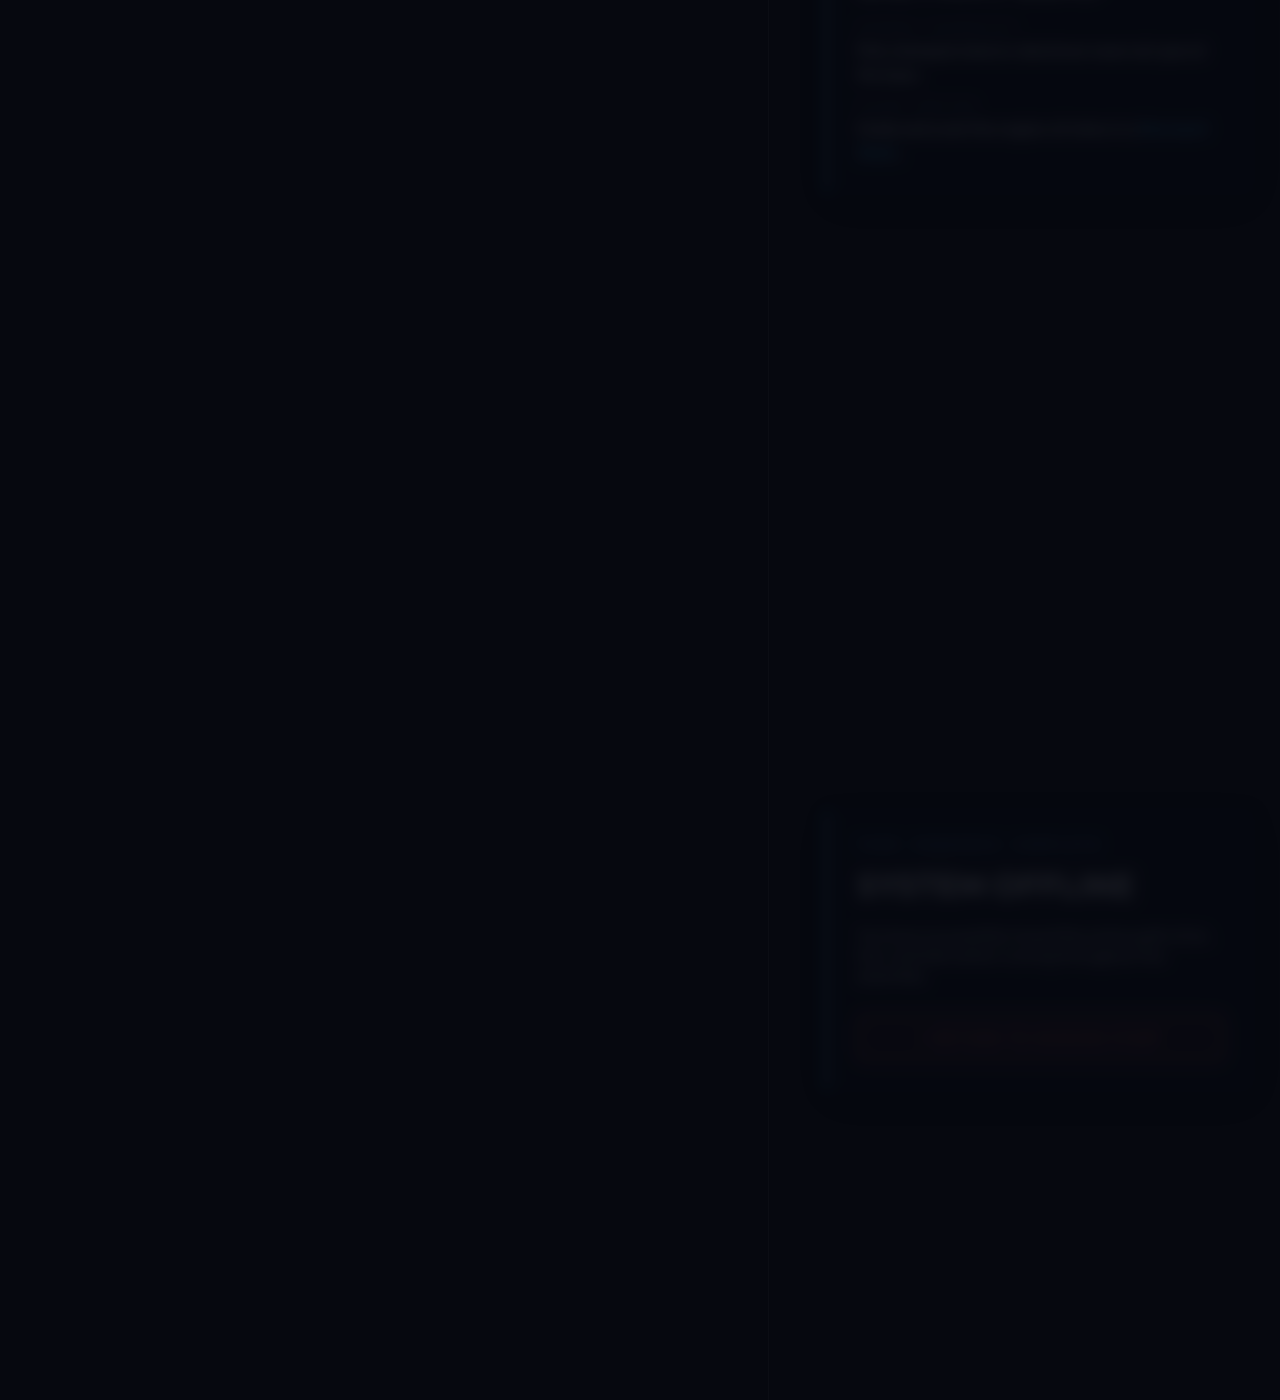
<file: frontend/v8.html>
<!DOCTYPE html>
<html lang="en">
<head>
  <meta charset="UTF-8">
  <meta name="viewport" content="width=device-width, initial-scale=1.0">
  <meta name="description" content="V8 Engine 3D Scrollytelling — Explore the anatomy of a V8 engine interactively. Test your knowledge in the quiz or ask our assistant.">
  <title>V8 Engine - Scrollytelling</title>
  <link rel="icon" href="assets/logo.png">
  <link href="https://fonts.googleapis.com/css2?family=Outfit:wght@300;400;500;600;700&family=Poppins:wght@300;400;500;600;700&display=swap" rel="stylesheet">
  <link rel="stylesheet" href="css/style.css">
  <link rel="stylesheet" href="css/viewer.css">
</head>
<body class="scrolly-body">

  <!-- SCROLL PROGRESS BAR -->
  <div id="scroll-progress-bar"></div>

  <a class="floating-back" href="engines.html">← Back to Dashboard</a>
  <img src="assets/logo.png" style="position: fixed; top: 20px; right: 20px; width: 60px; z-index: 1000; filter: drop-shadow(0 0 10px rgba(0,0,0,0.5)); border-radius: 8px; border: 1px solid rgba(255,255,255,0.1);">

  <div class="scrolly-layout">
    
    <!-- LEFT: STICKY 3D ENGINE -->
    <div class="sticky-3d">
      <div id="viewer" class="canvas-container" data-model="models/v8_engine.glb"></div>
      
      <!-- 3D CONTROL BAR -->
      <div class="viewer-controls">
        <button id="explode-btn" class="glass-btn">
          <span class="btn-icon">💥</span> EXPLODED VIEW
        </button>
        <button id="rotate-btn" class="glass-btn active">
          <span class="btn-icon">🔄</span> AUTO-ROTATE
        </button>
      </div>

      <!-- DIAGNOSTIC HUD OVERLAY -->
      <div id="part-hud" class="part-hud is-hidden">
        <div class="hud-header">
          <span class="hud-status">DIAGNOSTIC ACTIVE</span>
          <div class="hud-line"></div>
        </div>
        <h3 id="hud-part-name">Engine Component</h3>
        <p id="hud-part-desc">Analyzing part data from the database...</p>
        <div class="hud-footer">
          <span class="hud-hint">Click outside to dismiss</span>
        </div>
      </div>
    </div>

    <!-- RIGHT: SCROLLING STORY CARDS -->
    <div class="scrolly-content">
      
      <!-- Intro Card -->
      <section class="story-card intro" data-highlight="None">
        <div class="page-tag" style="color: var(--blue);">GUIDED TOUR</div>
        <h1 class="title" style="margin-top: 10px;">The Anatomy of a V8</h1>
        <p class="subtitle" style="font-size: 18px; line-height: 1.6;">
          Scroll down to visually explore exactly how air, fuel, and fire turn into raw rotational horsepower, from the very top of the engine straight down to the oil pan.
        </p>
        
        <!-- SENSORY UPGRADE: ENGINE DRIVE SYSTEM -->
        <div class="rev-container" style="margin: 20px 0 40px;">
          <div style="display: flex; gap: 15px;">
            <button id="start-btn" class="rev-btn" style="border-color: var(--blue); color: var(--blue);">
              <span class="rev-icon">⚡</span> START ENGINE
            </button>
            <button id="rev-btn" class="rev-btn" disabled>
              <span class="rev-icon">🔊</span> REV BURST
            </button>
          </div>
          <div class="rev-hint">Initialize ignition to enable throttle control</div>
        </div>

        <div class="scroll-indicator">
          <span>Scroll down to dissect</span>
          <div class="mouse-icon">🖱️</div>
        </div>
      </section>

      <!-- 1. Intake Manifold -->
      <section class="story-card" data-highlight="Intake Manifold">
        <div class="blueprint-card">
          <div class="step-num">[ 01 / 12 ] SYS-V8-INT</div>
          <h2>Intake Manifold</h2>
          <div class="spec-grid">
            <div class="spec-row">
              <div class="spec-label">Internal Diagnostics</div>
              <div class="spec-value">The wide, flat cast-aluminum structure at the top of the V-angle.</div>
            </div>
            <div class="spec-row">
              <div class="spec-label">System Function</div>
              <div class="spec-value">Optimizes air velocity and distributes it evenly into the <b>Intake Ports</b>.</div>
            </div>
          </div>
        </div>
      </section>

      <!-- 2. Fuel Rail -->
      <section class="story-card" data-highlight="Fuel Rail + Injectors">
        <div class="blueprint-card">
          <div class="step-num">[ 02 / 12 ] SYS-V8-FL</div>
          <h2>Fuel Rail & Injectors</h2>
          <div class="spec-grid">
            <div class="spec-row">
              <div class="spec-label">Internal Diagnostics</div>
              <div class="spec-value">The high-pressure fuel delivery rail sitting just below the intake.</div>
            </div>
            <div class="spec-row">
              <div class="spec-label">System Function</div>
              <div class="spec-value">Supplies a highly pressurized spray of fuel sequentially for <b>Combustion</b>.</div>
            </div>
          </div>
        </div>
      </section>

      <!-- 3. Cylinder Head -->
      <section class="story-card" data-highlight="Cylinder Head">
        <div class="blueprint-card">
          <div class="step-num">[ 03 / 12 ] SYS-V8-HD</div>
          <h2>Cylinder Head</h2>
          <div class="spec-grid">
            <div class="spec-row">
              <div class="spec-label">Internal Diagnostics</div>
              <div class="spec-value">The principal structural chunk capping the cylinder bores.</div>
            </div>
            <div class="spec-row">
              <div class="spec-label">System Function</div>
              <div class="spec-value">Intricately houses the Valves, Camshaft, and Spark Plugs for <b>Synchronized Timing</b>.</div>
            </div>
          </div>
        </div>
      </section>

      <!-- 4. Camshaft -->
      <section class="story-card" data-highlight="Camshaft">
        <div class="blueprint-card">
          <div class="step-num">[ 04 / 12 ] SYS-V8-CS</div>
          <h2>Camshaft</h2>
          <div class="spec-grid">
            <div class="spec-row">
              <div class="spec-label">Internal Diagnostics</div>
              <div class="spec-value">The high-precision rotating rod with offset mechanical lobes.</div>
            </div>
            <div class="spec-row">
              <div class="spec-label">System Function</div>
              <div class="spec-value">Controls the mechanical rhythm and <b>Valve Actuation</b> timings.</div>
            </div>
          </div>
        </div>
      </section>

      <!-- 5. Valves -->
      <section class="story-card" data-highlight="Valves">
        <div class="blueprint-card">
          <div class="step-num">[ 05 / 12 ] SYS-V8-VAL</div>
          <h2>Engine Valves</h2>
          <div class="spec-grid">
            <div class="spec-row">
              <div class="spec-label">Internal Diagnostics</div>
              <div class="spec-value">Individual metallic poppets found inside the cylinder head ports.</div>
            </div>
            <div class="spec-row">
              <div class="spec-label">System Function</div>
              <div class="spec-value">Regulate air inflow and exhaust outflow during the <b>Internal Cycle</b>.</div>
            </div>
          </div>
        </div>
      </section>

      <!-- 6. Spark Plugs -->
      <section class="story-card" data-highlight="Spark Plugs">
        <div class="blueprint-card">
          <div class="step-num">[ 06 / 12 ] SYS-V8-IGN</div>
          <h2>Spark Plugs</h2>
          <div class="spec-grid">
            <div class="spec-row">
              <div class="spec-label">Internal Diagnostics</div>
              <div class="spec-value">Individual electrical conductors stems within the head.</div>
            </div>
            <div class="spec-row">
              <div class="spec-label">System Function</div>
              <div class="spec-value">Deliver the high-voltage spark required to <b>Ignite</b> the fuel charge.</div>
            </div>
          </div>
        </div>
      </section>

      <!-- 7. Cylinder Block -->
      <section class="story-card" data-highlight="Cylinder Block">
        <div class="blueprint-card">
          <div class="step-num">[ 07 / 12 ] SYS-V8-BLK</div>
          <h2>Cylinder Block</h2>
          <div class="spec-grid">
            <div class="spec-row">
              <div class="spec-label">Internal Diagnostics</div>
              <div class="spec-value">The heavy-duty V-angled central framework of the assembly.</div>
            </div>
            <div class="spec-row">
              <div class="spec-label">System Function</div>
              <div class="spec-value">The primary block containing <b>Cylinder Bores</b> for violent piston sliding.</div>
            </div>
          </div>
        </div>
      </section>

      <!-- 8. Pistons -->
      <section class="story-card" data-highlight="Pistons">
        <div class="blueprint-card">
          <div class="step-num">[ 08 / 12 ] SYS-V8-PST</div>
          <h2>Pistons</h2>
          <div class="spec-grid">
            <div class="spec-row">
              <div class="spec-label">Internal Diagnostics</div>
              <div class="spec-value">The precision cylindrical slugs moving inside the block.</div>
            </div>
            <div class="spec-row">
              <div class="spec-label">System Function</div>
              <div class="spec-value">Convert vertical combustion explosions into linear <b>Kinetic Energy</b>.</div>
            </div>
          </div>
        </div>
      </section>

      <!-- 9. Crankshaft -->
      <section class="story-card" data-highlight="Crankshaft">
        <div class="blueprint-card">
          <div class="step-num">[ 09 / 12 ] SYS-V8-CRK</div>
          <h2>Crankshaft</h2>
          <div class="spec-grid">
            <div class="spec-row">
              <div class="spec-label">Internal Diagnostics</div>
              <div class="spec-value">The heavy, long, offset rotating rod running at the block's base.</div>
            </div>
            <div class="spec-row">
              <div class="spec-label">System Function</div>
              <div class="spec-value">Converts vertical piston movement into physical <b>Rotational Motion</b>.</div>
            </div>
          </div>
        </div>
      </section>

      <!-- 10. Timing Belt -->
      <section class="story-card" data-highlight="Timing Belt / Timing Chain">
        <div class="blueprint-card">
          <div class="step-num">[ 10 / 12 ] SYS-V8-TIB</div>
          <h2>Timing Belt / Chain</h2>
          <div class="spec-grid">
            <div class="spec-row">
              <div class="spec-label">Internal Diagnostics</div>
              <div class="spec-value">High-tensile belt or chain wrapping around front-mounted gears.</div>
            </div>
            <div class="spec-row">
              <div class="spec-label">System Function</div>
              <div class="spec-value">Synchronizes Crankshaft and Camshaft rotations for <b>Engine Timing</b>.</div>
            </div>
          </div>
        </div>
      </section>

      <!-- 11. Oil Pump -->
      <section class="story-card" data-highlight="Oil Pump">
        <div class="blueprint-card">
          <div class="step-num">[ 11 / 12 ] SYS-V8-PMP</div>
          <h2>Oil Pump</h2>
          <div class="spec-grid">
            <div class="spec-row">
              <div class="spec-label">Internal Diagnostics</div>
              <div class="spec-value">High-pressure mechanical pump near the lower crank section.</div>
            </div>
            <div class="spec-row">
              <div class="spec-label">System Function</div>
              <div class="spec-value">Circulates lubricant to prevent <b>Mechanical Friction</b> and heat.</div>
            </div>
          </div>
        </div>
      </section>

      <!-- 12. Oil Pan -->
      <section class="story-card" data-highlight="Oil Pan / Base Plate">
        <div class="blueprint-card">
          <div class="step-num">[ 12 / 12 ] SYS-V8-SUM</div>
          <h2>Oil Pan / Sump</h2>
          <div class="spec-grid">
            <div class="spec-row">
              <div class="spec-label">Internal Diagnostics</div>
              <div class="spec-value">Flat, stamped-steel or aluminum reservoir pan at the base.</div>
            </div>
            <div class="spec-row">
              <div class="spec-label">System Function</div>
              <div class="spec-value">Holds and cools the engine oil when in a <b>Dormant State</b>.</div>
            </div>
          </div>
        </div>
      </section>

      <!-- Outro Card -->
      <section class="story-card outro" data-highlight="None">
        <div class="blueprint-card">
          <div class="step-num">TOUR SEQUENCE COMPLETE</div>
          <h2>System Offline</h2>
          <p style="margin-bottom: 30px;">You have successfully traced the entire path of air, fuel, and lubrication running throughout the assembly.</p>
          <button class="rev-btn" onclick="window.scrollTo({top: 0, behavior: 'smooth'})" style="width: 100%; justify-content: center;">
            ↑ RETURN TO MISSION START
          </button>
        </div>
      </section>

    </div>
  </div>

  <script type="module" src="js/main.js"></script>
  <script>
    // Scroll Progress Bar
    const bar = document.getElementById('scroll-progress-bar');
    window.addEventListener('scroll', () => {
      const scrolled = window.scrollY;
      const total = document.documentElement.scrollHeight - window.innerHeight;
      const pct = total > 0 ? (scrolled / total) * 100 : 0;
      if (bar) bar.style.width = pct + '%';
    });
  </script>
</body>
</html>
</file>
<file: frontend/css/style.css>
@import url('https://fonts.googleapis.com/css2?family=Outfit:wght@300;400;500;600;700;800&family=Poppins:wght@300;400;500;600;700&display=swap');

:root {
  /* Cyber-Engine Premium Palette */
  --bg-primary: #06080f; 
  --bg-secondary: rgba(13, 18, 30, 0.7);
  --bg-sidebar: rgba(10, 14, 23, 0.9);

  --text-primary: #f8fafc;
  --text-secondary: #94a3b8;
  --text-muted: #64748b;
  
  --blue: #38bdf8;
  --blue-glow: rgba(56, 189, 248, 0.4);
  --purple: #a78bfa;
  --purple-glow: rgba(167, 139, 250, 0.4);
  --orange: #fb923c;
  --orange-glow: rgba(251, 146, 60, 0.4);
  --green: #4ade80;
  --red: #f87171;
  --yellow: #fbbf24;
  
  --glass-border: rgba(255, 255, 255, 0.08);
  --glass-border-bright: rgba(255, 255, 255, 0.15);
  
  --font-main: 'Outfit', sans-serif;
  --font-mono: 'Courier New', monospace;

  --transition-smooth: all 0.4s cubic-bezier(0.4, 0, 0.2, 1);
  --transition-fast: all 0.2s ease;
}

* {
  box-sizing: border-box;
  -webkit-font-smoothing: antialiased;
  -moz-osx-font-smoothing: grayscale;
}

body {
  margin: 0;
  font-family: var(--font-main);
  background-color: var(--bg-primary);
  background-image: 
    radial-gradient(circle at 0% 0%, rgba(56, 189, 248, 0.08) 0%, transparent 40%),
    radial-gradient(circle at 100% 100%, rgba(167, 139, 250, 0.08) 0%, transparent 40%),
    url("data:image/svg+xml,%3Csvg width='60' height='60' viewBox='0 0 60 60' xmlns='http://www.w3.org/2000/svg'%3E%3Cg fill='none' fill-rule='evenodd'%3E%3Cg fill='%23ffffff' fill-opacity='0.02'%3E%3Cpath d='M36 34v-4h-2v4h-4v2h4v4h2v-4h4v-2h-4zm0-30V0h-2v4h-4v2h4v4h2V6h4V4h-4zM6 34v-4H4v4H0v2h4v4h2v-4h4v-2H6zM6 4V0H4v4H0v2h4v4h2V6h4V4H6z'/%3E%3C/g%3E%3C/g%3E%3C/svg%3E");
  background-attachment: fixed;
  color: var(--text-primary);
  display: flex;
  min-height: 100vh;
  overflow-x: hidden;
}

/* Scrollbar Styling */
::-webkit-scrollbar {
  width: 8px;
}
::-webkit-scrollbar-track {
  background: var(--bg-primary);
}
::-webkit-scrollbar-thumb {
  background: var(--glass-border);
  border-radius: 10px;
}
::-webkit-scrollbar-thumb:hover {
  background: var(--text-muted);
}

/* SIDEBAR - Ultra Glass */
.sidebar {
  width: 260px;
  height: 100vh;
  background: var(--bg-sidebar);
  backdrop-filter: blur(20px);
  -webkit-backdrop-filter: blur(20px);
  border-right: 1px solid var(--glass-border);
  padding: 40px 24px;
  position: fixed;
  z-index: 1000;
  display: flex;
  flex-direction: column;
  transition: var(--transition-smooth);
}

.logo-area {
  margin-bottom: 50px;
  display: flex;
  flex-direction: column;
  gap: 12px;
  align-items: center;
  text-align: center;
}

.logo-img {
  max-width: 150px;
  height: auto;
  border-radius: 20px;
  border: 1px solid rgba(56, 189, 248, 0.2);
  filter: drop-shadow(0 0 20px rgba(56, 189, 248, 0.1));
  transition: var(--transition-smooth);
  cursor: pointer;
}

.logo-img:hover {
  transform: scale(1.05) rotate(2deg);
  filter: drop-shadow(0 0 30px rgba(56, 189, 248, 0.3));
  border-color: var(--blue);
}

.logo-sub {
  font-size: 9px;
  color: var(--blue);
  text-transform: uppercase;
  letter-spacing: 3px;
  font-weight: 800;
  opacity: 0.8;
  text-shadow: 0 0 10px var(--blue-glow);
}

.nav-links {
  display: flex;
  flex-direction: column;
  gap: 6px;
}

.nav {
  display: flex;
  align-items: center;
  gap: 14px;
  padding: 12px 16px;
  border-radius: 12px;
  color: var(--text-secondary);
  text-decoration: none;
  font-weight: 500;
  font-size: 15px;
  transition: var(--transition-smooth);
  border: 1px solid transparent;
}

.nav span {
  font-size: 18px;
  filter: grayscale(1);
  transition: var(--transition-fast);
}

.nav:hover {
  background: rgba(255, 255, 255, 0.04);
  color: var(--text-primary);
  transform: translateX(6px);
}

.nav:hover span {
  filter: grayscale(0);
  transform: scale(1.2);
}

.nav.active {
  background: rgba(56, 189, 248, 0.08);
  color: var(--blue);
  border: 1px solid rgba(56, 189, 248, 0.15);
  box-shadow: 0 4px 20px rgba(56, 189, 248, 0.05);
}

.nav.active span {
  filter: grayscale(0);
}

/* User Profile in Sidebar */
.user-profile {
  margin-top: auto;
  padding: 15px;
  background: rgba(255, 255, 255, 0.03);
  border-radius: 16px;
  display: flex;
  align-items: center;
  gap: 12px;
  border: 1px solid var(--glass-border);
}

.avatar {
  width: 40px;
  height: 40px;
  background: linear-gradient(135deg, var(--blue), var(--purple));
  border-radius: 50%;
  display: flex;
  align-items: center;
  justify-content: center;
  font-size: 20px;
}

.user-info .name {
  font-size: 14px;
  font-weight: 600;
}

.user-info .role {
  font-size: 11px;
  color: var(--text-muted);
}

/* MAIN CONTENT AREA */
.main {
  margin-left: 260px;
  padding: 60px;
  width: calc(100% - 260px);
  position: relative;
  min-height: 100vh;
}

.page-header {
  margin-bottom: 50px;
  animation: slideDown 0.8s cubic-bezier(0.2, 0.8, 0.2, 1);
}

@keyframes slideDown {
  from { opacity: 0; transform: translateY(-20px); }
  to { opacity: 1; transform: translateY(0); }
}

.page-tag {
  display: inline-flex;
  align-items: center;
  padding: 4px 12px;
  background: rgba(56, 189, 248, 0.1);
  border: 1px solid rgba(56, 189, 248, 0.2);
  border-radius: 100px;
  font-size: 11px;
  font-weight: 700;
  letter-spacing: 1.5px;
  color: var(--blue);
  margin-bottom: 15px;
}

.title {
  font-size: 48px;
  font-weight: 800;
  margin: 0;
  letter-spacing: -2px;
  background: linear-gradient(to bottom, #fff, #94a3b8);
  -webkit-background-clip: text;
  background-clip: text;
  -webkit-text-fill-color: transparent;
}

.page-header p {
  color: var(--text-secondary);
  font-size: 18px;
  max-width: 700px;
  line-height: 1.6;
  margin-top: 15px;
}

/* ENGINES PAGE SPECIFIC */
.engine-grid {
  display: grid;
  grid-template-columns: repeat(auto-fit, minmax(320px, 1fr));
  gap: 30px;
}

.engine-detail-card {
  background: var(--bg-secondary);
  border: 1px solid var(--glass-border);
  border-radius: 24px;
  padding: 30px;
  position: relative;
  overflow: hidden;
  display: flex;
  flex-direction: column;
  transition: var(--transition-smooth);
  backdrop-filter: blur(12px);
}

.engine-detail-card:hover {
  transform: translateY(-10px);
  border-color: var(--glass-border-bright);
  box-shadow: 0 30px 60px rgba(0,0,0,0.5);
}

.card-top {
  position: absolute;
  top: 0;
  left: 0;
  width: 100%;
  height: 4px;
}

.engine-detail-card h3 {
  margin: 0;
  font-size: 26px;
  font-weight: 700;
}

.subtitle {
  font-size: 12px;
  color: var(--text-secondary);
  letter-spacing: 1px;
  margin-top: 4px;
  margin-bottom: 24px;
}

.specs {
  display: grid;
  grid-template-columns: 1fr 1fr;
  gap: 15px;
  margin-bottom: 24px;
  background: rgba(0,0,0,0.2);
  padding: 16px;
  border-radius: 12px;
}

.spec-item .lbl {
  font-size: 11px;
  color: var(--text-muted);
  text-transform: uppercase;
}

.spec-item .val {
  font-size: 16px;
  font-weight: 600;
  margin-top: 2px;
}

.pros-cons {
  display: flex;
  gap: 20px;
  margin-bottom: 30px;
  flex: 1;
}

.pros, .cons {
  flex: 1;
}

.pros h4, .cons h4 {
  margin: 0 0 10px 0;
  font-size: 13px;
  color: var(--text-muted);
  border-bottom: 1px solid var(--glass-border);
  padding-bottom: 6px;
  text-transform: uppercase;
  letter-spacing: 1px;
}

.pros ul, .cons ul {
  padding: 0;
  margin: 0;
  list-style: none;
}

.pros li, .cons li {
  font-size: 13px;
  margin-bottom: 6px;
  position: relative;
  padding-left: 16px;
  line-height: 1.4;
  color: var(--text-secondary);
}

.pros li::before {
  content: '+';
  position: absolute;
  left: 0;
  color: var(--green);
  font-weight: bold;
}

.cons li::before {
  content: '-';
  position: absolute;
  left: 0;
  color: var(--red);
  font-weight: bold;
}

/* BUTTONS */
button, .explore-btn {
  background: rgba(255,255,255,0.05);
  border: 1px solid var(--glass-border);
  color: var(--text-primary);
  padding: 12px 20px;
  border-radius: 12px;
  font-size: 14px;
  font-weight: 600;
  cursor: pointer;
  transition: var(--transition-smooth);
  width: 100%;
  text-align: center;
  font-family: var(--font-main);
  margin-top: auto;
  display: flex;
  align-items: center;
  justify-content: center;
  gap: 8px;
}

button:hover, .explore-btn:hover {
  background: var(--text-primary);
  color: var(--bg-primary);
  transform: translateY(-2px);
  box-shadow: 0 10px 20px rgba(0,0,0,0.2);
}

/* SECTION TRANSITIONS ON SCROLL */
.scroll-reveal {
  opacity: 0;
  transform: translateY(30px);
  transition: all 1s cubic-bezier(0.2, 0.8, 0.2, 1);
}

.scroll-reveal.visible {
  opacity: 1;
  transform: translateY(0);
}

/* UTILS */
.glass {
  background: rgba(255, 255, 255, 0.03);
  backdrop-filter: blur(10px);
  border: 1px solid var(--glass-border);
}

.glow-blue { text-shadow: 0 0 15px var(--blue-glow); }
.glow-purple { text-shadow: 0 0 15px var(--purple-glow); }

/* RESPONSIVE */
@media (max-width: 1100px) {
  .main { padding: 40px; }
  .title { font-size: 38px; }
}

@media (max-width: 900px) {
  .sidebar {
    width: 80px;
    padding: 30px 10px;
  }
  .sidebar .logo-sub, .sidebar .nav span + text, .user-info {
    display: none;
  }
  .sidebar .nav {
    justify-content: center;
    padding: 15px;
  }
  .sidebar .nav span {
    font-size: 22px;
  }
  .main {
    margin-left: 80px;
    width: calc(100% - 80px);
    padding: 30px 20px;
  }
  .title { font-size: 32px; }
}
</file>
<file: frontend/css/dashboard.css>
/* DASHBOARD BENTO STATS - Mission Control Feel */

.dash-bento-grid {
    display: grid;
    grid-template-columns: repeat(auto-fit, minmax(220px, 1fr));
    gap: 24px;
    margin-bottom: 60px;
}

.dash-stat-card {
    background: var(--bg-secondary);
    border: 1px solid var(--glass-border);
    border-radius: 24px;
    padding: 30px;
    position: relative;
    overflow: hidden;
    transition: var(--transition-smooth);
    backdrop-filter: blur(12px);
    display: flex;
    flex-direction: column;
    justify-content: center;
}

.dash-stat-card::before {
    content: '';
    position: absolute;
    top: -50%; left: -50%;
    width: 200%; height: 200%;
    background: radial-gradient(circle at center, rgba(255,255,255,0.03), transparent 70%);
    pointer-events: none;
    transition: var(--transition-smooth);
}

.dash-stat-card:hover {
    transform: translateY(-8px) scale(1.02);
    border-color: var(--glass-border-bright);
    box-shadow: 0 20px 50px rgba(0, 0, 0, 0.4);
}

.dash-stat-card:hover::before {
    transform: translate(10%, 10%);
}

.dash-stat-title {
    color: var(--text-muted);
    font-size: 12px;
    letter-spacing: 2px;
    text-transform: uppercase;
    margin-bottom: 12px;
    font-weight: 700;
}

.dash-stat-value {
    font-size: 36px;
    font-weight: 800;
    color: var(--text-primary);
    text-shadow: 0 0 20px rgba(255, 255, 255, 0.1);
    display: flex;
    align-items: baseline;
    gap: 8px;
}

.dash-stat-value span {
    font-size: 14px;
    font-weight: 500;
    color: var(--text-muted);
    letter-spacing: 1px;
}

/* PREMIUM ENGINE PORTALS */

.dash-engine-portal {
    background: var(--bg-secondary);
    border: 1px solid var(--glass-border);
    border-radius: 24px;
    padding: 35px;
    display: flex;
    flex-direction: column;
    gap: 15px;
    cursor: pointer;
    transition: var(--transition-smooth);
    position: relative;
    overflow: hidden;
    text-decoration: none;
    backdrop-filter: blur(12px);
}

.dash-engine-portal::before {
    content: '';
    position: absolute;
    inset: 0;
    background: linear-gradient(135deg, rgba(255,255,255,0.05) 0%, transparent 100%);
    opacity: 0;
    transition: var(--transition-smooth);
}

.dash-engine-portal:hover {
    transform: translateY(-10px);
    border-color: var(--glass-border-bright);
    box-shadow: 0 30px 60px rgba(0,0,0,0.5);
}

.dash-engine-portal:hover::before {
    opacity: 1;
}

/* Dynamic Accent Glows */
.dash-engine-portal.v8 { --accent-color: var(--purple); }
.dash-engine-portal.v6 { --accent-color: var(--red); }
.dash-engine-portal.i4 { --accent-color: var(--blue); }

.dash-engine-portal::after {
    content: '';
    position: absolute;
    bottom: 0; left: 0; right: 0;
    height: 4px;
    background: var(--accent-color, var(--blue));
    box-shadow: 0 0 20px var(--accent-color, var(--blue));
    transform: scaleX(0);
    transition: var(--transition-smooth);
}

.dash-engine-portal:hover::after {
    transform: scaleX(1);
}

.dash-engine-portal h3 {
    font-size: 28px;
    font-weight: 800;
    color: #fff;
    margin: 0;
    letter-spacing: -1px;
}

.dash-engine-portal p {
    color: var(--text-secondary);
    font-size: 15px;
    margin: 0;
    line-height: 1.6;
}

.portal-action {
    margin-top: auto;
    font-size: 11px;
    text-transform: uppercase;
    letter-spacing: 2px;
    font-weight: 800;
    color: var(--accent-color, var(--blue));
    display: flex;
    align-items: center;
    gap: 8px;
    transition: var(--transition-smooth);
}

.dash-engine-portal:hover .portal-action {
    gap: 12px;
}

/* THE HACKER TERMINAL - Enhanced */

.revora-terminal {
    background-color: #020408;
    border: 1px solid var(--glass-border);
    border-radius: 20px;
    padding: 40px;
    font-family: var(--font-mono);
    font-size: 14px;
    color: var(--blue);
    line-height: 1.8;
    box-shadow: 0 40px 80px rgba(0,0,0,0.6);
    border-top: 40px solid #0f172a;
    position: relative;
    max-width: 100%;
    margin-top: 60px;
    height: 350px;
    overflow-y: auto;
    scrollbar-width: none;
}

.revora-terminal::-webkit-scrollbar { display: none; }

.revora-terminal::before {
    content: 'REVORA SYSTEM CONSOLE • v4.4.0-LTS';
    position: absolute;
    top: -28px;
    left: 80px;
    font-size: 10px;
    font-weight: 700;
    color: var(--text-muted);
    letter-spacing: 1px;
}

/* Terminal Dots */
.terminal-controls {
    position: absolute;
    top: -26px;
    left: 20px;
    display: flex;
    gap: 8px;
}

.t-dot {
    width: 10px;
    height: 10px;
    border-radius: 50%;
}
.t-dot.red { background: #ff5f56; }
.t-dot.yellow { background: #ffbd2e; }
.t-dot.green { background: #27c93f; }

#terminal-cursor {
    display: inline-block;
    width: 10px;
    height: 18px;
    background-color: var(--blue);
    vertical-align: middle;
    margin-left: 4px;
    box-shadow: 0 0 10px var(--blue);
}

.infinite-blink {
    animation: terminalBlink 1s step-end infinite;
}

@keyframes terminalBlink {
  0%, 100% { opacity: 1; }
  50% { opacity: 0; }
}

@media (max-width: 900px) {
    .dash-bento-grid {
        grid-template-columns: repeat(2, 1fr);
    }
}

@media (max-width: 600px) {
    .dash-bento-grid {
        grid-template-columns: 1fr;
    }
    .dash-engine-portal h3 { font-size: 22px; }
}
</file>
<file: frontend/css/bento.css>
/* BENTO BOX GRID LANDING PAGE */

.bento-hero {
  text-align: center;
  padding: 60px 20px;
  position: relative;
}

.bento-hero::after {
  content: '';
  position: absolute;
  top: 50%;
  left: 50%;
  transform: translate(-50%, -50%);
  width: 300px;
  height: 300px;
  background: radial-gradient(circle, rgba(56, 189, 248, 0.1) 0%, transparent 70%);
  z-index: -1;
  pointer-events: none;
}

.hero-tag {
  display: inline-block;
  background: rgba(56, 189, 248, 0.1);
  color: #38bdf8;
  border: 1px solid rgba(56, 189, 248, 0.3);
  padding: 6px 16px;
  border-radius: 20px;
  font-size: 12px;
  font-weight: 600;
  letter-spacing: 2px;
  margin-bottom: 20px;
  text-transform: uppercase;
  box-shadow: 0 0 15px rgba(56, 189, 248, 0.2);
}

.bento-title {
  font-size: 64px;
  font-weight: 800;
  margin: 0;
  background: linear-gradient(135deg, #ffffff 0%, #94a3b8 100%);
  -webkit-background-clip: text;
  background-clip: text;
  -webkit-text-fill-color: transparent;
  line-height: 1.1;
  letter-spacing: -1px;
}

.bento-subtitle {
  color: #94a3b8;
  font-size: 20px;
  max-width: 600px;
  margin: 20px auto 0;
  line-height: 1.6;
}

/* THE BENTO GRID */
.bento-wrapper {
  display: grid;
  grid-template-columns: repeat(3, 1fr);
  grid-auto-rows: minmax(250px, auto);
  gap: 24px;
  max-width: 1200px;
  margin: 0 auto 60px;
  padding: 0 20px;
}

.bento-card {
  background: rgba(15, 23, 42, 0.6);
  border: 1px solid rgba(56, 189, 248, 0.2);
  border-radius: 24px;
  padding: 40px;
  display: flex;
  flex-direction: column;
  justify-content: space-between;
  text-decoration: none;
  position: relative;
  overflow: hidden;
  transition: all 0.4s cubic-bezier(0.16, 1, 0.3, 1);
  box-shadow: 0 10px 30px rgba(0,0,0,0.2);
  backdrop-filter: blur(10px);
}

.bento-card:hover {
  transform: translateY(-8px);
  border-color: rgba(56, 189, 248, 0.5);
  box-shadow: 0 20px 40px rgba(0,0,0,0.4), inset 0 0 20px rgba(56, 189, 248, 0.1);
}

/* Differentiated hover glow per card (matching icon color) */
/* Large card — Engines (purple) */
.bento-large:hover {
  border-color: rgba(168, 85, 247, 0.5) !important;
  box-shadow: 0 20px 40px rgba(0,0,0,0.4), inset 0 0 30px rgba(168, 85, 247, 0.1) !important;
}

/* Dashboard card (blue) */
a.bento-card:nth-of-type(2):hover {
  border-color: rgba(59, 130, 246, 0.5);
  box-shadow: 0 20px 40px rgba(0,0,0,0.4), inset 0 0 20px rgba(59, 130, 246, 0.1);
}

/* Parts card (white/silver) */
a.bento-card:nth-of-type(3):hover {
  border-color: rgba(248, 250, 252, 0.25);
  box-shadow: 0 20px 40px rgba(0,0,0,0.4), inset 0 0 20px rgba(248, 250, 252, 0.05);
}

/* Compare card (pink/accent) */
a.bento-card:nth-of-type(4):hover {
  border-color: rgba(244, 114, 182, 0.5);
  box-shadow: 0 20px 40px rgba(0,0,0,0.4), inset 0 0 20px rgba(244, 114, 182, 0.1);
}


/* The massive feature card spans standard grids */
.bento-large {
  grid-column: span 3;
  display: flex;
  flex-direction: row;
  align-items: center;
  gap: 40px;
  background: linear-gradient(135deg, rgba(15, 23, 42, 0.8) 0%, rgba(30, 58, 138, 0.3) 100%);
  padding: 60px;
}

@media (max-width: 1000px) {
  .bento-large {
    flex-direction: column;
    text-align: center;
  }
}

.bento-icon {
  font-size: 64px;
  margin-bottom: 20px;
  filter: drop-shadow(0 0 15px rgba(255, 255, 255, 0.2));
}

.bento-large .bento-icon {
  font-size: 120px;
  margin-bottom: 0;
}

.bento-card h2 {
  font-size: 28px;
  font-weight: 700;
  color: #f8fafc;
  margin-bottom: 12px;
}

.bento-card p {
  color: #94a3b8;
  font-size: 16px;
  line-height: 1.6;
  margin: 0;
}

/* Subtle glowing glow inside the cards */
.bento-card::before {
  content: '';
  position: absolute;
  top: 0; right: 0; bottom: 0; left: 0;
  background: radial-gradient(circle at top right, rgba(56, 189, 248, 0.15), transparent 60%);
  pointer-events: none;
}

/* TECH STACK RIBBON */
.tech-ribbon {
  display: flex;
  justify-content: center;
  align-items: center;
  gap: 40px;
  padding: 40px 0;
  border-top: 1px solid rgba(255,255,255,0.05);
  margin-top: 40px;
  flex-wrap: wrap;
}

.tech-item {
  display: flex;
  align-items: center;
  gap: 10px;
  color: #64748b;
  font-family: 'Courier New', monospace;
  font-size: 14px;
  letter-spacing: 1px;
}

.tech-dot {
  width: 8px;
  height: 8px;
  background: #38bdf8;
  border-radius: 50%;
  box-shadow: 0 0 10px #38bdf8;
}

/* 4-STROKE CYCLE WALKTHROUGH */
.cycle-section {
  max-width: 1200px;
  margin: 100px auto;
  padding: 0 40px;
}

.cycle-header {
  text-align: center;
  margin-bottom: 60px;
}

.cycle-header h2 {
  font-size: 42px;
  font-weight: 800;
  letter-spacing: -1px;
  margin: 15px 0;
  color: #fff;
}

.cycle-grid {
  display: grid;
  grid-template-columns: repeat(auto-fit, minmax(250px, 1fr));
  gap: 30px;
}

.cycle-card {
  background: rgba(15, 23, 42, 0.4);
  border: 1px solid var(--glass-border);
  border-radius: 24px;
  padding: 40px;
  position: relative;
  transition: var(--transition-smooth);
  backdrop-filter: blur(10px);
}

.cycle-card:hover {
  transform: translateY(-10px);
  border-color: var(--blue);
  box-shadow: 0 20px 50px rgba(56, 189, 248, 0.1);
}

.cycle-num {
  font-family: var(--font-mono);
  font-size: 14px;
  font-weight: 800;
  color: var(--blue);
  background: rgba(56, 189, 248, 0.1);
  width: 40px;
  height: 40px;
  display: flex;
  align-items: center;
  justify-content: center;
  border-radius: 10px;
  margin-bottom: 25px;
  letter-spacing: 1px;
}

.cycle-card h3 {
  font-size: 22px;
  font-weight: 800;
  color: #fff;
  margin-bottom: 15px;
  letter-spacing: 1px;
}

.cycle-card p {
  color: var(--text-secondary);
  font-size: 15px;
  line-height: 1.7;
}

@media (max-width: 900px) {
  .bento-wrapper {
    grid-template-columns: 1fr;
  }
  .bento-large {
    grid-column: span 1;
  }
  .cycle-section { margin: 60px auto; padding: 0 20px; }
  .cycle-header h2 { font-size: 32px; }
}
</file>
<file: frontend/css/assistant.css>
/* ENGINE ASSISTANT CSS — "REV" UPGRADE */

.assistant-container {
  max-width: 900px;
  margin: 0 auto;
  height: calc(100vh - 120px);
  display: flex;
  flex-direction: column;
}

/* Chat Header */
.chat-header {
  padding: 30px 0;
  border-bottom: 1px solid var(--glass-border);
  margin-bottom: 20px;
  position: relative;
}

.chat-header::after {
  content: "";
  position: absolute;
  bottom: -1px;
  left: 0;
  width: 100px;
  height: 2px;
  background: linear-gradient(90deg, var(--blue), transparent);
  box-shadow: 0 0 10px rgba(56, 189, 248, 0.5);
}

.chat-header h1 {
  font-size: 32px;
  letter-spacing: -1px;
  background: linear-gradient(135deg, #fff 0%, #94a3b8 100%);
  -webkit-background-clip: text;
  background-clip: text;
  -webkit-text-fill-color: transparent;
}

.chat-header .page-tag {
  color: var(--blue);
  letter-spacing: 4px;
  text-transform: uppercase;
  font-size: 11px;
  font-weight: 800;
  margin-bottom: 8px;
}

/* Message Area */
.chat-messages {
  flex: 1;
  overflow-y: auto;
  padding: 20px 10px;
  display: flex;
  flex-direction: column;
  gap: 20px;
  scroll-behavior: smooth;
}

/* Custom Scrollbar */
.chat-messages::-webkit-scrollbar { width: 4px; }
.chat-messages::-webkit-scrollbar-track { background: transparent; }
.chat-messages::-webkit-scrollbar-thumb { background: rgba(56, 189, 248, 0.2); border-radius: 10px; }

.message {
  max-width: 75%;
  padding: 18px 24px;
  border-radius: 20px;
  line-height: 1.7;
  font-size: 15px;
  position: relative;
  transition: all 0.3s ease;
  box-shadow: 0 4px 15px rgba(0,0,0,0.2);
}

.bot-msg {
  align-self: flex-start;
  background: rgba(15, 23, 42, 0.8);
  border: 1px solid var(--glass-border);
  color: #e2e8f0;
  border-bottom-left-radius: 4px;
  backdrop-filter: blur(12px);
}

/* REVVING THE BOT MESSAGE (GLOW) */
.bot-msg:hover {
  border-color: rgba(56, 189, 248, 0.4);
  box-shadow: 0 8px 30px rgba(56, 189, 248, 0.1);
}

.user-msg {
  align-self: flex-end;
  background: linear-gradient(135deg, var(--blue) 0%, #0ea5e9 100%);
  color: #000;
  font-weight: 600;
  border-bottom-right-radius: 4px;
  box-shadow: 0 10px 20px rgba(56, 189, 248, 0.2);
}

/* BOT NAME BADGE */
.bot-msg::before {
  content: "REV v4.1";
  position: absolute;
  top: -22px;
  left: 4px;
  font-size: 9px;
  font-weight: 800;
  color: var(--blue);
  letter-spacing: 1px;
  opacity: 0.7;
}

/* Suggestions Area */
.suggestions-row {
  display: flex;
  flex-wrap: wrap;
  gap: 10px;
  padding: 20px 0;
  border-top: 1px solid var(--glass-border);
}

.suggest-tag {
  background: rgba(255, 255, 255, 0.03);
  border: 1px solid var(--glass-border);
  color: #94a3b8;
  padding: 8px 18px;
  border-radius: 30px;
  font-size: 13px;
  cursor: pointer;
  transition: all 0.3s ease;
  font-weight: 500;
}

.suggest-tag:hover {
  background: rgba(56, 189, 248, 0.15);
  border-color: var(--blue);
  color: #fff;
  transform: translateY(-2px);
  box-shadow: 0 5px 15px rgba(56, 189, 248, 0.2);
}

/* Input Wrapper */
.chat-input-wrapper {
  display: flex;
  gap: 15px;
  padding: 25px 0 35px;
}

.chat-input {
  flex: 1;
  background: rgba(15, 23, 42, 0.6);
  border: 1px solid var(--glass-border);
  border-radius: 16px;
  padding: 18px 25px;
  color: #fff;
  font-family: inherit;
  font-size: 16px;
  outline: none;
  transition: all 0.3s;
  backdrop-filter: blur(10px);
}

.chat-input:focus {
  border-color: var(--blue);
  background: rgba(15, 23, 42, 0.9);
  box-shadow: 0 0 20px rgba(56, 189, 248, 0.1);
}

.send-btn {
  background: var(--blue);
  color: #000;
  width: 60px;
  border-radius: 16px;
  border: none;
  cursor: pointer;
  font-size: 22px;
  transition: all 0.4s cubic-bezier(0.175, 0.885, 0.32, 1.275);
}

.send-btn:hover {
  transform: scale(1.08) rotate(5deg);
  box-shadow: 0 0 30px rgba(56, 189, 248, 0.4);
}

/* Performance Chips */
.link-chip {
  display: inline-flex;
  align-items: center;
  gap: 8px;
  margin-top: 15px;
  padding: 8px 14px;
  background: rgba(56, 189, 248, 0.1);
  border: 1px solid var(--blue);
  border-radius: 10px;
  font-size: 12px;
  font-weight: 700;
  color: var(--blue);
  text-decoration: none;
  transition: all 0.2s;
}

.link-chip:hover {
  background: var(--blue);
  color: #000;
  box-shadow: 0 0 15px rgba(56, 189, 248, 0.4);
}
</file>
<file: frontend/css/blueprint.css>
/* CARBON REDLINE BLUEPRINT STYLES - Premium Mechanical Theme */
body.blueprint-body {
  background-color: #06080f;
  background-image: 
    radial-gradient(circle at 2px 2px, rgba(56, 189, 248, 0.05) 1px, transparent 0);
  background-size: 40px 40px;
  color: #e2e8f0;
}

.blueprint-header {
  text-align: center;
  padding: 60px 0 30px 0;
}

.stark-title {
  font-size: 48px;
  font-weight: 800;
  color: #fff;
  text-transform: uppercase;
  letter-spacing: 8px;
  background: linear-gradient(to right, #fff, var(--blue), #fff);
  -webkit-background-clip: text;
  background-clip: text;
  -webkit-text-fill-color: transparent;
  margin-top: 10px;
}

/* FILTER BAR */
.filter-container {
  max-width: 1200px;
  margin: 0 auto 40px;
  padding: 0 40px;
  display: flex;
  flex-direction: column;
  gap: 20px;
  align-items: center;
}

.search-box {
  width: 100%;
  max-width: 600px;
  position: relative;
}

.search-icon {
  position: absolute;
  left: 20px;
  top: 50%;
  transform: translateY(-50%);
  font-size: 18px;
  opacity: 0.5;
}

#parts-search {
  width: 100%;
  background: rgba(255, 255, 255, 0.03);
  border: 1px solid var(--glass-border);
  border-radius: 100px;
  padding: 15px 15px 15px 55px;
  color: #fff;
  font-family: var(--font-main);
  font-size: 16px;
  transition: var(--transition-smooth);
}

#parts-search:focus {
  outline: none;
  border-color: var(--blue);
  background: rgba(255, 255, 255, 0.05);
  box-shadow: 0 0 20px rgba(56, 189, 248, 0.15);
}

.category-filters {
  display: flex;
  flex-wrap: wrap;
  justify-content: center;
  gap: 10px;
}

.filter-btn {
  background: rgba(255, 255, 255, 0.03);
  border: 1px solid var(--glass-border);
  color: var(--text-secondary);
  padding: 8px 18px;
  border-radius: 100px;
  font-size: 13px;
  font-weight: 600;
  cursor: pointer;
  transition: var(--transition-fast);
}

.filter-btn:hover {
  background: rgba(255, 255, 255, 0.08);
  color: #fff;
}

.filter-btn.active {
  background: var(--blue);
  border-color: var(--blue);
  color: #000;
  box-shadow: 0 5px 15px rgba(56, 189, 248, 0.3);
}

/* THE 3D FLIP CARDS */
.blueprint-grid {
  display: grid;
  grid-template-columns: repeat(auto-fill, minmax(300px, 1fr));
  gap: 30px;
  padding: 20px 40px 60px;
  max-width: 1400px;
  margin: 0 auto;
}

.flip-card {
  height: 320px;
  perspective: 1500px;
  cursor: pointer;
  animation: cardAppear 0.6s cubic-bezier(0.2, 0.8, 0.2, 1) backwards;
}

@keyframes cardAppear {
  from { opacity: 0; transform: translateY(30px); }
  to { opacity: 1; transform: translateY(0); }
}

.flip-card-inner {
  position: relative;
  width: 100%;
  height: 100%;
  text-align: center;
  transition: transform 0.7s cubic-bezier(0.4, 0, 0.2, 1);
  transform-style: preserve-3d;
}

.flip-card:hover .flip-card-inner {
  transform: rotateY(180deg);
}

.flip-card-front, .flip-card-back {
  position: absolute;
  width: 100%;
  height: 100%;
  -webkit-backface-visibility: hidden;
  backface-visibility: hidden;
  border-radius: 20px;
  border: 1px solid var(--glass-border);
}

/* FRONT: Schematic Look */
.flip-card-front {
  background: linear-gradient(135deg, rgba(15, 23, 42, 0.8), rgba(10, 14, 23, 0.9));
  backdrop-filter: blur(12px);
  display: flex;
  flex-direction: column;
  align-items: center;
  justify-content: center;
  overflow: hidden;
}

.flip-card-front::before {
  content: '';
  position: absolute;
  inset: 0;
  background-image: 
    linear-gradient(rgba(56, 189, 248, 0.03) 1px, transparent 1px),
    linear-gradient(90deg, rgba(56, 189, 248, 0.03) 1px, transparent 1px);
  background-size: 20px 20px;
  pointer-events: none;
}

.front-icon {
  font-size: 64px;
  margin-bottom: 20px;
  filter: drop-shadow(0 0 15px rgba(56, 189, 248, 0.3));
  transition: var(--transition-smooth);
}

.flip-card:hover .front-icon {
  transform: scale(1.1) rotate(5deg);
}

.front-title {
  font-size: 24px;
  font-weight: 800;
  color: #fff;
  letter-spacing: 2px;
  text-transform: uppercase;
}

.front-sys {
  font-size: 11px;
  color: var(--blue);
  letter-spacing: 3px;
  margin-top: 10px;
  text-transform: uppercase;
  font-weight: 700;
}

/* BACK: Technical Data */
.flip-card-back {
  background: #0f172a;
  transform: rotateY(180deg);
  padding: 30px;
  text-align: left;
  display: flex;
  flex-direction: column;
  box-shadow: inset 0 0 40px rgba(56, 189, 248, 0.05);
}

.back-title {
  font-size: 20px;
  font-weight: 800;
  color: var(--blue);
  margin-bottom: 12px;
  text-transform: uppercase;
  display: flex;
  justify-content: space-between;
  align-items: center;
}

.back-desc {
  font-size: 14px;
  line-height: 1.6;
  color: var(--text-secondary);
  margin-bottom: 15px;
  flex-grow: 1;
  overflow-y: auto;
}

.back-footer {
  font-family: var(--font-mono);
  font-size: 10px;
  color: var(--orange);
  margin-top: auto;
  padding: 8px 12px;
  background: rgba(251, 146, 60, 0.05);
  border-left: 2px solid var(--orange);
  letter-spacing: 1px;
  text-transform: uppercase;
}

.view-engine-btn {
  margin-top: 15px;
  background: rgba(255, 255, 255, 0.05);
  border: 1px solid var(--glass-border);
  color: #fff;
  padding: 10px;
  border-radius: 10px;
  font-size: 12px;
  font-weight: 700;
  text-align: center;
  text-decoration: none;
  transition: var(--transition-fast);
}

.view-engine-btn:hover {
  background: var(--blue);
  color: #000;
  border-color: var(--blue);
}

/* LOAD MORE BUTTON */
.load-btn-container {
  display: flex;
  justify-content: center;
  margin-bottom: 100px;
}

.stark-btn {
  background: transparent;
  color: var(--blue);
  border: 1px solid var(--blue);
  padding: 16px 40px;
  font-size: 14px;
  font-weight: 700;
  letter-spacing: 3px;
  text-transform: uppercase;
  border-radius: 100px;
  cursor: pointer;
  transition: var(--transition-smooth);
}

.stark-btn:hover {
  background: var(--blue);
  color: #000;
  box-shadow: 0 0 30px var(--blue-glow);
}

@media (max-width: 700px) {
  .blueprint-grid { padding: 20px; }
  .stark-title { font-size: 32px; letter-spacing: 4px; }
  .filter-container { padding: 0 20px; }
}
</file>
<file: frontend/css/viewer.css>
/* APPLE-STYLE SCROLLYTELLING VIEWER */

/* SCROLL PROGRESS BAR (GitHub / YouTube style) */
#scroll-progress-bar {
  position: fixed;
  top: 0;
  left: 0;
  height: 3px;
  width: 0%;
  background: linear-gradient(90deg, #ef4444, #ffffff, #94a3b8);
  z-index: 9999;
  transition: width 0.1s linear;
  box-shadow: 0 0 8px rgba(56, 189, 248, 0.6), 0 0 2px rgba(129, 140, 248, 0.4);
  border-radius: 0 2px 2px 0;
}

/* REV ENGINE BUTTON STYLING */
.rev-container {
  display: flex;
  flex-direction: column;
  align-items: flex-start;
  gap: 10px;
}

.rev-btn {
  background: rgba(239, 68, 68, 0.1);
  border: 2px solid var(--red);
  color: var(--red);
  padding: 12px 24px;
  border-radius: 8px;
  font-family: 'Outfit', sans-serif;
  font-weight: 700;
  letter-spacing: 2px;
  cursor: pointer;
  transition: all 0.2s cubic-bezier(0.175, 0.885, 0.32, 1.275);
  display: flex;
  align-items: center;
  gap: 10px;
  outline: none;
  user-select: none;
}

.rev-btn .rev-icon {
  font-size: 18px;
  transition: transform 0.2s;
}

.rev-btn:hover {
  background: rgba(56, 189, 248, 0.2);
  box-shadow: 0 0 20px rgba(56, 189, 248, 0.3), inset 0 0 10px rgba(56, 189, 248, 0.2);
  transform: translateY(-2px);
}

.rev-btn:active, .rev-btn.active {
  background: var(--red);
  color: #000;
  transform: scale(0.95);
  box-shadow: 0 0 40px var(--red);
}

.rev-btn:active .rev-icon, .rev-btn.active .rev-icon {
  transform: scale(1.2);
}

.rev-hint {
  font-size: 10px;
  color: #64748b;
  letter-spacing: 1px;
  text-transform: uppercase;
  font-weight: 600;
}

/* REVVING GLOW FOR VIEWER */
.canvas-container.revving-glow {
  animation: revPulse 0.1s infinite alternate;
  border-color: var(--blue) !important;
  box-shadow: 0 0 50px rgba(56, 189, 248, 0.4), inset 0 0 30px rgba(56, 189, 248, 0.2) !important;
}

@keyframes revPulse {
  from { opacity: 0.9; transform: scale(1); }
  to { opacity: 1; transform: scale(1.005); }
}

body.scrolly-body {
  margin: 0;
  background-color: var(--bg-primary);
  color: var(--text-primary);
  font-family: 'Outfit', sans-serif;
}

.floating-back {
  position: fixed;
  top: 30px;
  left: 40px;
  z-index: 1000;
  color: var(--text-secondary);
  text-decoration: none;
  font-weight: 600;
  letter-spacing: 1px;
  display: flex;
  align-items: center;
  gap: 8px;
  transition: all 0.2s;
}

.floating-back:hover {
  color: var(--red);
  transform: translateX(-5px);
}

.scrolly-layout {
  display: flex;
  min-height: 200vh;
}

.sticky-3d {
  position: sticky;
  top: 0;
  width: 60%;
  height: 100vh;
  display: flex;
  align-items: center;
  justify-content: center;
  border-right: 1px solid rgba(56, 189, 248, 0.15);
  box-shadow: 15px 0 50px rgba(0, 0, 0, 0.5), 1px 0 8px rgba(56, 189, 248, 0.1);
  background: radial-gradient(circle at center, #0a0e17 0%, #05080f 100%);
  z-index: 10;
}

.canvas-container {
  width: 100%;
  height: 100%;
  position: relative;
  transition: all 0.3s ease;
}

/* 3D VIEWER CONTROLS */
.viewer-controls {
  position: absolute;
  top: 30px;
  right: 30px;
  display: flex;
  flex-direction: column;
  gap: 12px;
  z-index: 100;
}

.glass-btn {
  background: rgba(15, 23, 42, 0.6);
  backdrop-filter: blur(12px);
  -webkit-backdrop-filter: blur(12px);
  border: 1px solid rgba(255, 255, 255, 0.1);
  color: var(--text-secondary);
  padding: 12px 20px;
  border-radius: 12px;
  font-size: 11px;
  font-weight: 700;
  letter-spacing: 1.5px;
  cursor: pointer;
  transition: all 0.4s cubic-bezier(0.16, 1, 0.3, 1);
  display: flex;
  align-items: center;
  gap: 10px;
  text-transform: uppercase;
  width: 180px;
}

.glass-btn .btn-icon {
  font-size: 16px;
  filter: grayscale(1);
  transition: all 0.3s ease;
}

.glass-btn:hover {
  background: rgba(255, 255, 255, 0.05);
  border-color: rgba(255, 255, 255, 0.2);
  color: #fff;
  transform: translateX(-5px);
}

.glass-btn.active {
  background: rgba(56, 189, 248, 0.15);
  border-color: var(--blue);
  color: var(--blue);
  box-shadow: 0 0 20px rgba(56, 189, 248, 0.2);
}

.glass-btn.active .btn-icon {
  filter: grayscale(0);
}

/* RIGHT CONTENT */
.scrolly-content {
  width: 40%;
  padding: 0 40px;
  position: relative;
  border-left: 1px solid rgba(255,255,255,0.02);
}

.scrolly-content::before {
  content: '';
  position: fixed;
  top: 0;
  left: 60%;
  bottom: 0;
  width: 1px;
  background: linear-gradient(180deg, transparent, rgba(56, 189, 248, 0.2), transparent);
  z-index: 5;
}

.story-card {
  min-height: 100vh;
  display: flex;
  flex-direction: column;
  justify-content: center;
  opacity: 0.1;
  transform: translateX(15px);
  transition: all 0.8s cubic-bezier(0.16, 1, 0.3, 1);
  padding: 100px 0;
  position: relative;
  filter: blur(8px);
  pointer-events: none;
}

.story-card.active {
  opacity: 1;
  transform: translateX(0);
  filter: blur(0);
  pointer-events: all;
}

/* Blueprint Card Container */
.blueprint-card {
  background: rgba(15, 23, 42, 0.4);
  backdrop-filter: blur(20px);
  border: 1px solid rgba(56, 189, 248, 0.1);
  border-left: 3px solid var(--blue);
  border-radius: 4px;
  padding: 30px;
  position: relative;
  overflow: hidden;
  box-shadow: 0 10px 40px rgba(0, 0, 0, 0.3);
}

.story-card.active .blueprint-card {
  border-color: rgba(56, 189, 248, 0.4);
  animation: cardScan 4s infinite linear;
}

@keyframes cardScan {
  0% { background: linear-gradient(180deg, rgba(56,189,248,0.05) 0%, transparent 5%, transparent 100%); }
  50% { background: linear-gradient(180deg, transparent 45%, rgba(56,189,248,0.05) 50%, transparent 55%, transparent 100%); }
  100% { background: linear-gradient(180deg, transparent 0%, transparent 95%, rgba(56,189,248,0.05) 100%); }
}

/* Scanning Line Overlay */
.story-card.active .blueprint-card::after {
  content: '';
  position: absolute;
  top: 0; left: 0; right: 0;
  height: 1px;
  background: var(--blue);
  box-shadow: 0 0 10px var(--blue);
  opacity: 0.4;
  animation: scanLine 4s infinite linear;
}

@keyframes scanLine {
  0% { top: 0; }
  100% { top: 100%; }
}

.step-num {
  font-family: 'Courier New', Courier, monospace;
  font-size: 12px;
  color: var(--blue);
  letter-spacing: 4px;
  font-weight: 800;
  margin-bottom: 12px;
  display: block;
}

.blueprint-card h2 {
  font-size: 32px;
  font-weight: 700;
  color: #fff;
  margin: 0 0 20px 0;
  text-transform: uppercase;
  letter-spacing: 1px;
}

.spec-grid {
  display: grid;
  grid-template-columns: 1fr;
  gap: 15px;
  margin-top: 10px;
}

.spec-row {
  display: flex;
  flex-direction: column;
  gap: 4px;
}

.spec-label {
  font-family: 'Courier New', monospace;
  font-size: 10px;
  color: #64748b;
  text-transform: uppercase;
  letter-spacing: 2px;
}

.spec-value {
  font-size: 15px;
  line-height: 1.5;
  color: #cbd5e1;
}

.spec-value b { color: var(--blue); }


.page-tag {
  font-family: 'Courier New', monospace;
  font-size: 11px;
  letter-spacing: 4px;
  font-weight: 800;
  margin-bottom: 20px;
}

.title {
  font-size: 56px;
  font-weight: 800;
  margin: 0 0 20px 0;
  line-height: 1.1;
  background: linear-gradient(135deg, #fff 0%, #94a3b8 100%);
  -webkit-background-clip: text;
  background-clip: text;
  -webkit-text-fill-color: transparent;
}

.subtitle {
  color: var(--text-secondary);
  font-size: 18px;
  line-height: 1.6;
  margin-bottom: 40px;
}

.part-specs {
  display: grid;
  grid-template-columns: repeat(2, 1fr);
  gap: 20px;
  margin-top: 40px;
}

.spec-item {
  background: rgba(255, 255, 255, 0.03);
  border: 1px solid var(--glass-border);
  border-radius: 12px;
  padding: 20px;
  display: flex;
  flex-direction: column;
  gap: 8px;
}

.spec-label {
  font-size: 10px;
  color: #64748b;
  text-transform: uppercase;
  letter-spacing: 2px;
  font-weight: 700;
}

.spec-value {
  font-size: 16px;
  font-weight: 600;
  color: #f8fafc;
}

.scroll-indicator {
  margin-top: 60px;
  display: flex;
  align-items: center;
  gap: 15px;
  color: #475569;
  font-size: 12px;
  font-weight: 600;
  letter-spacing: 1px;
  text-transform: uppercase;
}

.mouse-icon {
  font-size: 20px;
  animation: bounce 2s infinite;
}

@keyframes bounce {
  0%, 20%, 50%, 80%, 100% {transform: translateY(0);}
  40% {transform: translateY(-10px);}
  60% {transform: translateY(-5px);}
}

/* RESPONSIVE */
@media (max-width: 1000px) {
  .scrolly-layout {
    flex-direction: column;
  }
  .sticky-3d {
    width: 100%;
    height: 50vh;
    position: fixed;
    top: 0;
    z-index: 10;
  }
  .scrolly-content {
    width: 100%;
    padding: 50vh 30px 0;
  }
  .floating-back {
    top: 20px;
    left: 20px;
    font-size: 12px;
  }
}

/* DIAGNOSTIC HUD STYLING */
.part-hud {
  position: absolute;
  bottom: 40px;
  left: 40px;
  right: 40px;
  background: rgba(10, 14, 23, 0.85);
  backdrop-filter: blur(15px);
  border: 1px solid rgba(56, 189, 248, 0.2);
  border-left: 4px solid var(--blue);
  padding: 25px 30px;
  z-index: 100;
  transition: all 0.4s cubic-bezier(0.16, 1, 0.3, 1);
  transform: translateY(0);
  opacity: 1;
  pointer-events: all;
  box-shadow: 0 15px 40px rgba(0, 0, 0, 0.4), 0 0 20px rgba(56, 189, 248, 0.1);
}

.part-hud.is-hidden {
  transform: translateY(30px);
  opacity: 0;
  pointer-events: none;
}

.hud-header {
  display: flex;
  align-items: center;
  gap: 15px;
  margin-bottom: 15px;
}

.hud-status {
  font-family: 'Courier New', monospace;
  font-size: 10px;
  font-weight: 800;
  color: var(--blue);
  letter-spacing: 2px;
  text-transform: uppercase;
  animation: hudPulse 1.5s infinite alternate;
}

.hud-line {
  flex: 1;
  height: 1px;
  background: linear-gradient(90deg, var(--blue), transparent);
  opacity: 0.3;
}

.part-hud h3 {
  font-size: 24px;
  font-weight: 700;
  color: #fff;
  margin: 0 0 8px 0;
  text-transform: uppercase;
  letter-spacing: 1px;
}

.part-hud p {
  font-size: 14px;
  line-height: 1.6;
  color: var(--text-secondary);
  margin: 0;
  max-width: 600px;
}

.hud-footer {
  margin-top: 15px;
  font-size: 10px;
  color: #475569;
  letter-spacing: 1px;
  font-weight: 600;
  text-transform: uppercase;
  border-top: 1px solid rgba(255, 255, 255, 0.03);
  padding-top: 10px;
}

@keyframes hudPulse {
  from { opacity: 0.6; text-shadow: 0 0 5px rgba(56, 189, 248, 0.2); }
  to { opacity: 1; text-shadow: 0 0 12px rgba(56, 189, 248, 0.6); }
}

/* 3D PART HIGHLIGHTING */
.canvas-container canvas {
  cursor: crosshair;
}
</file>
